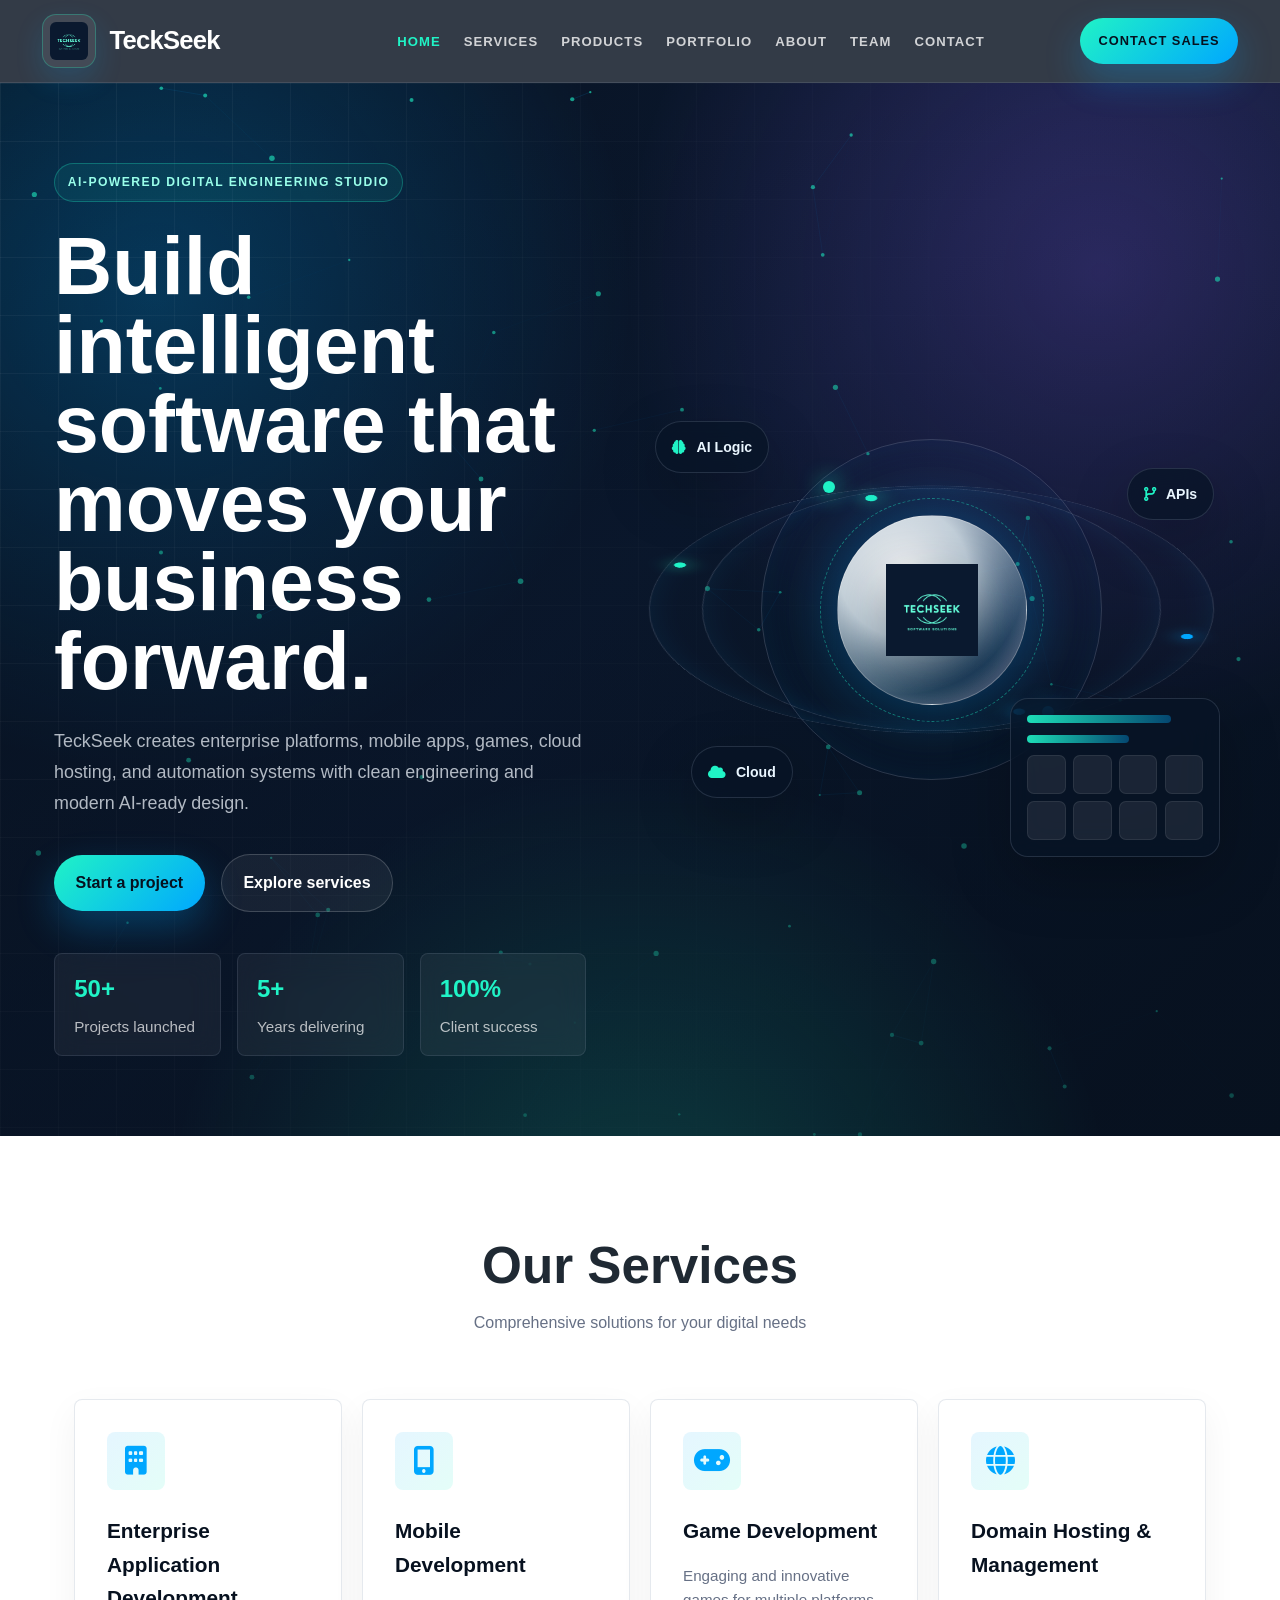
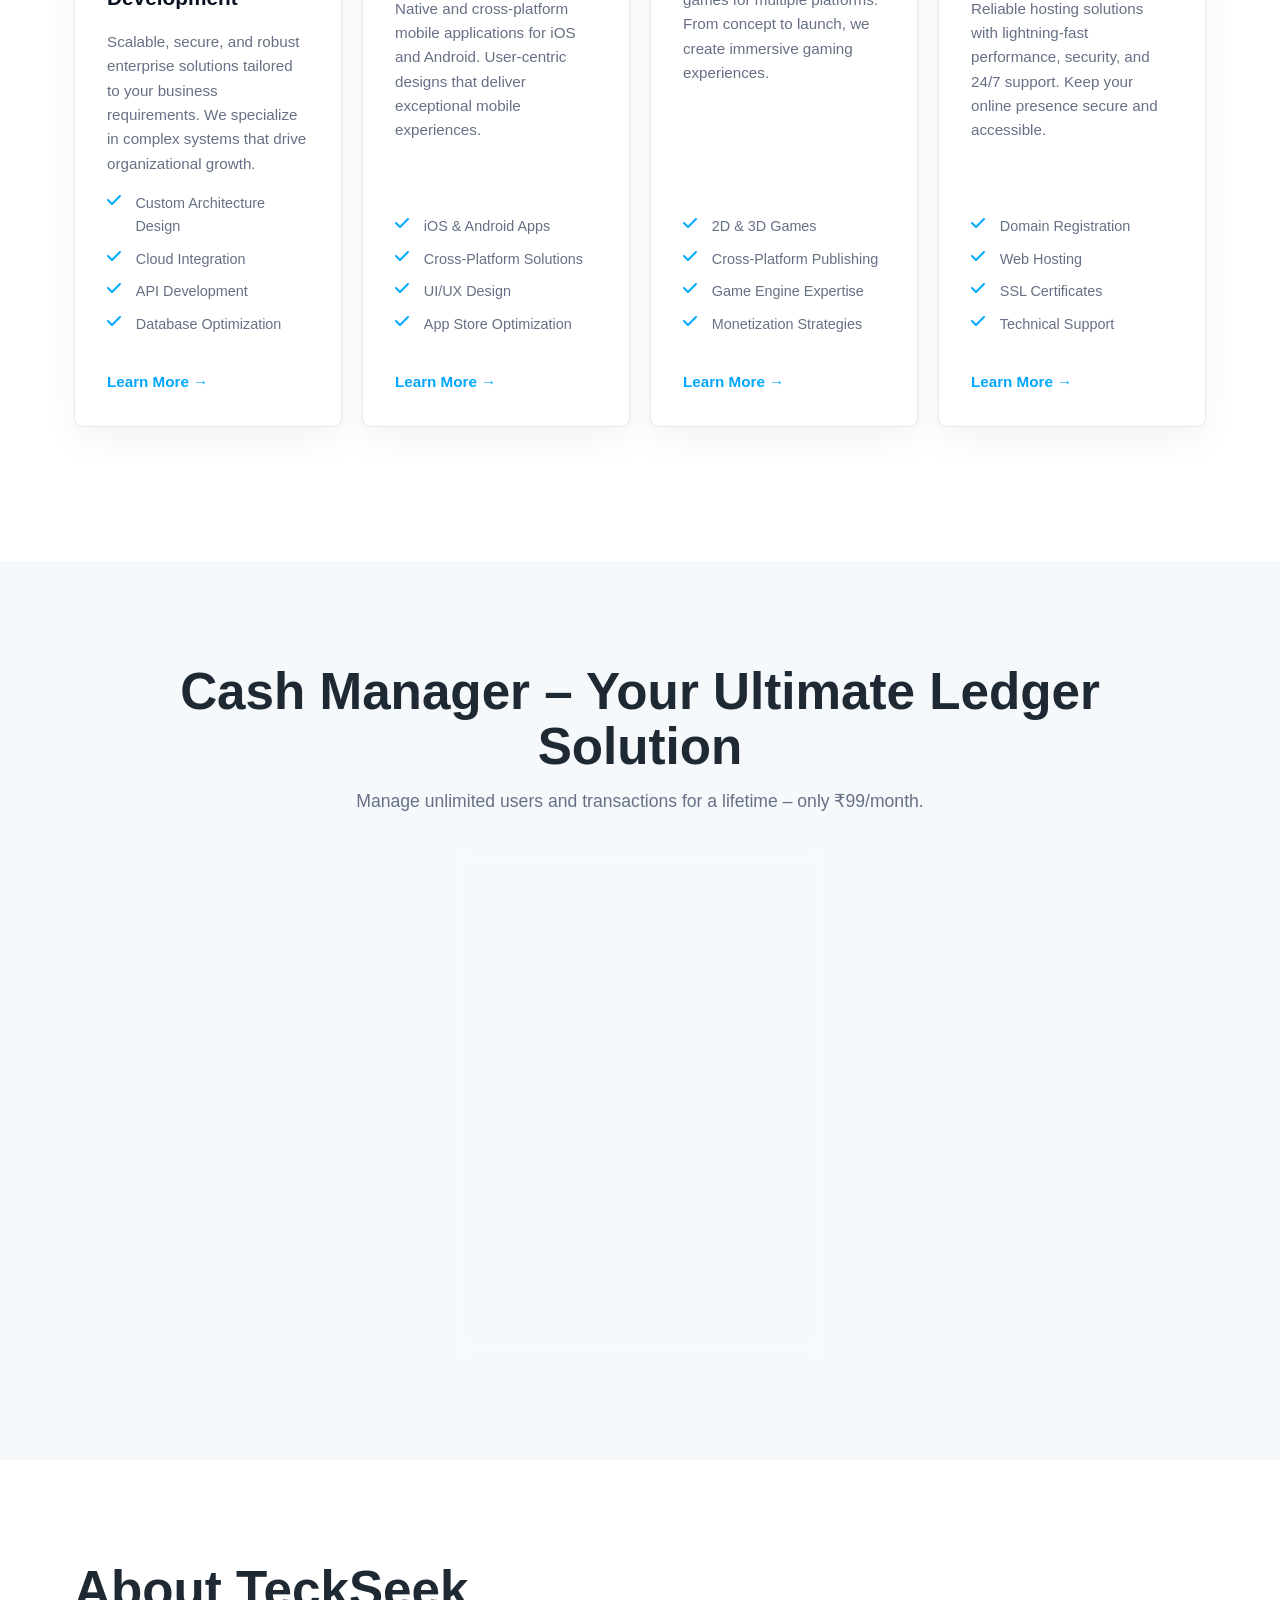
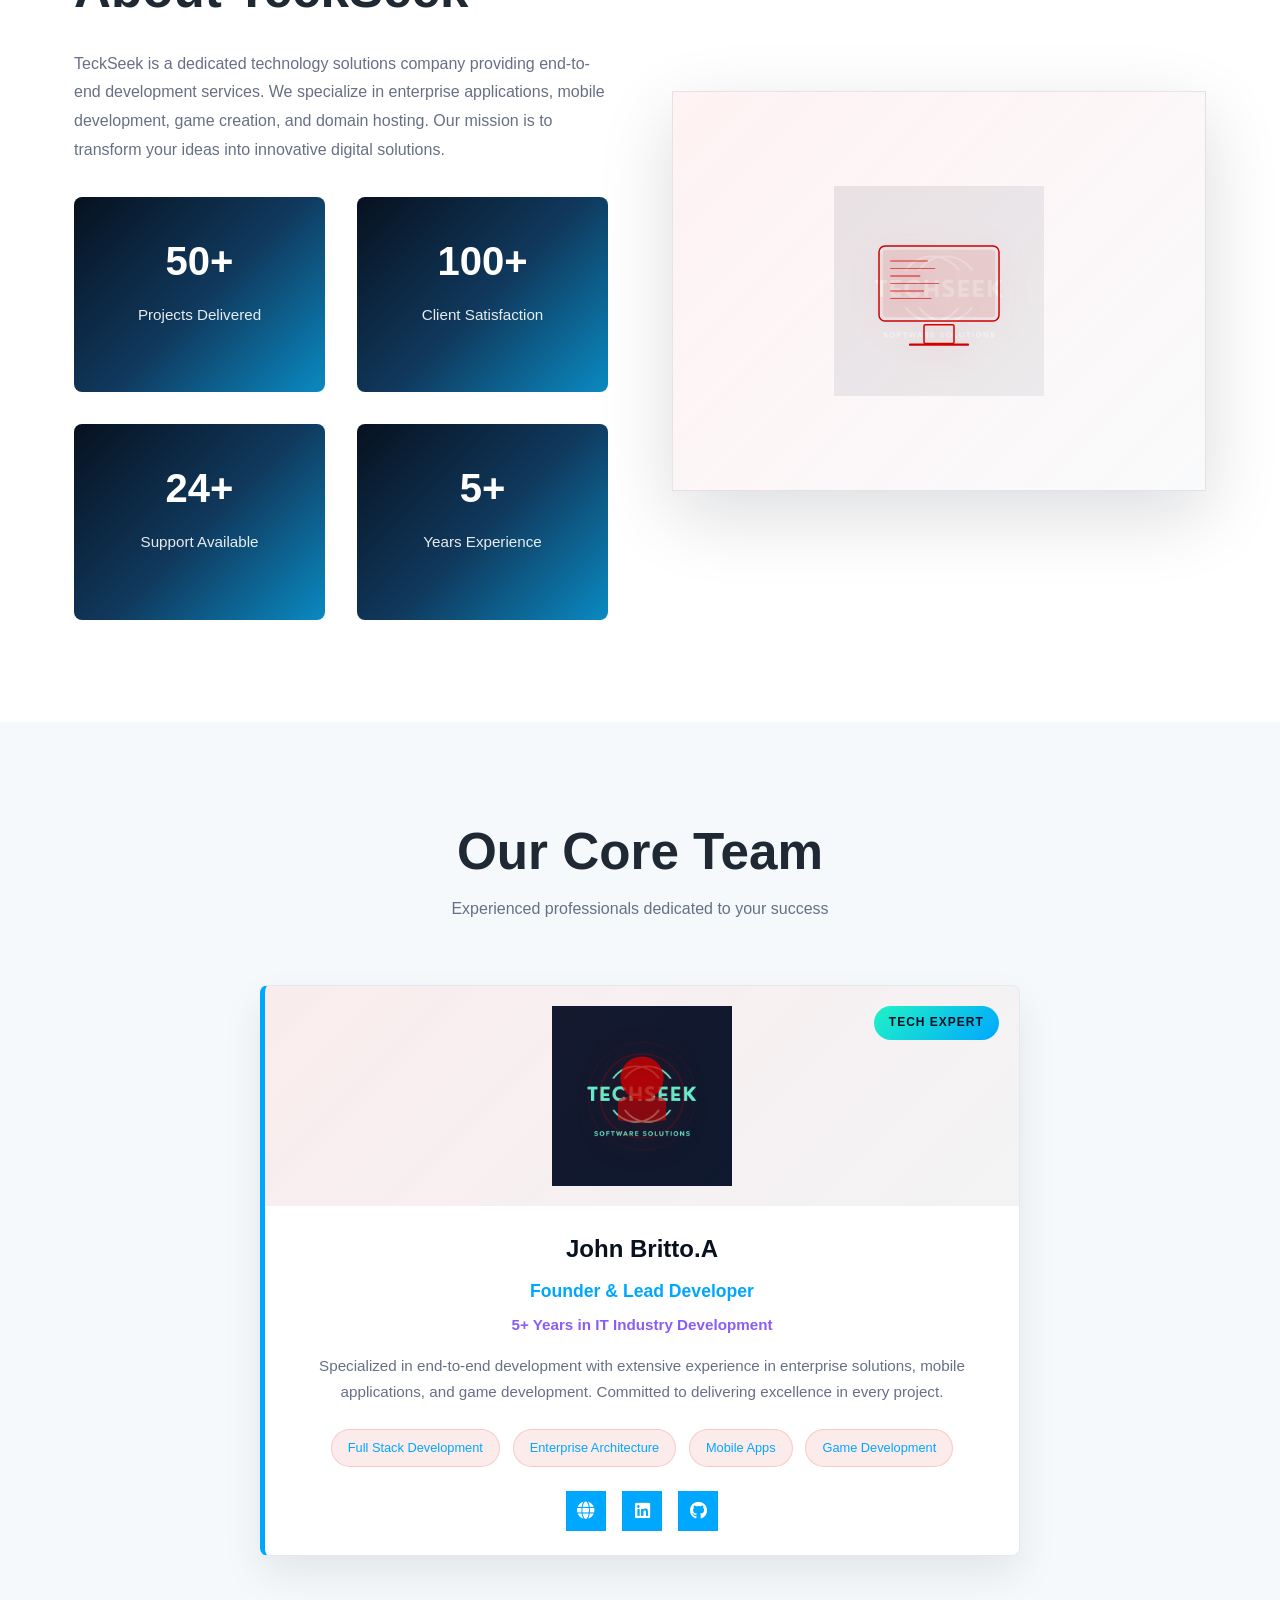
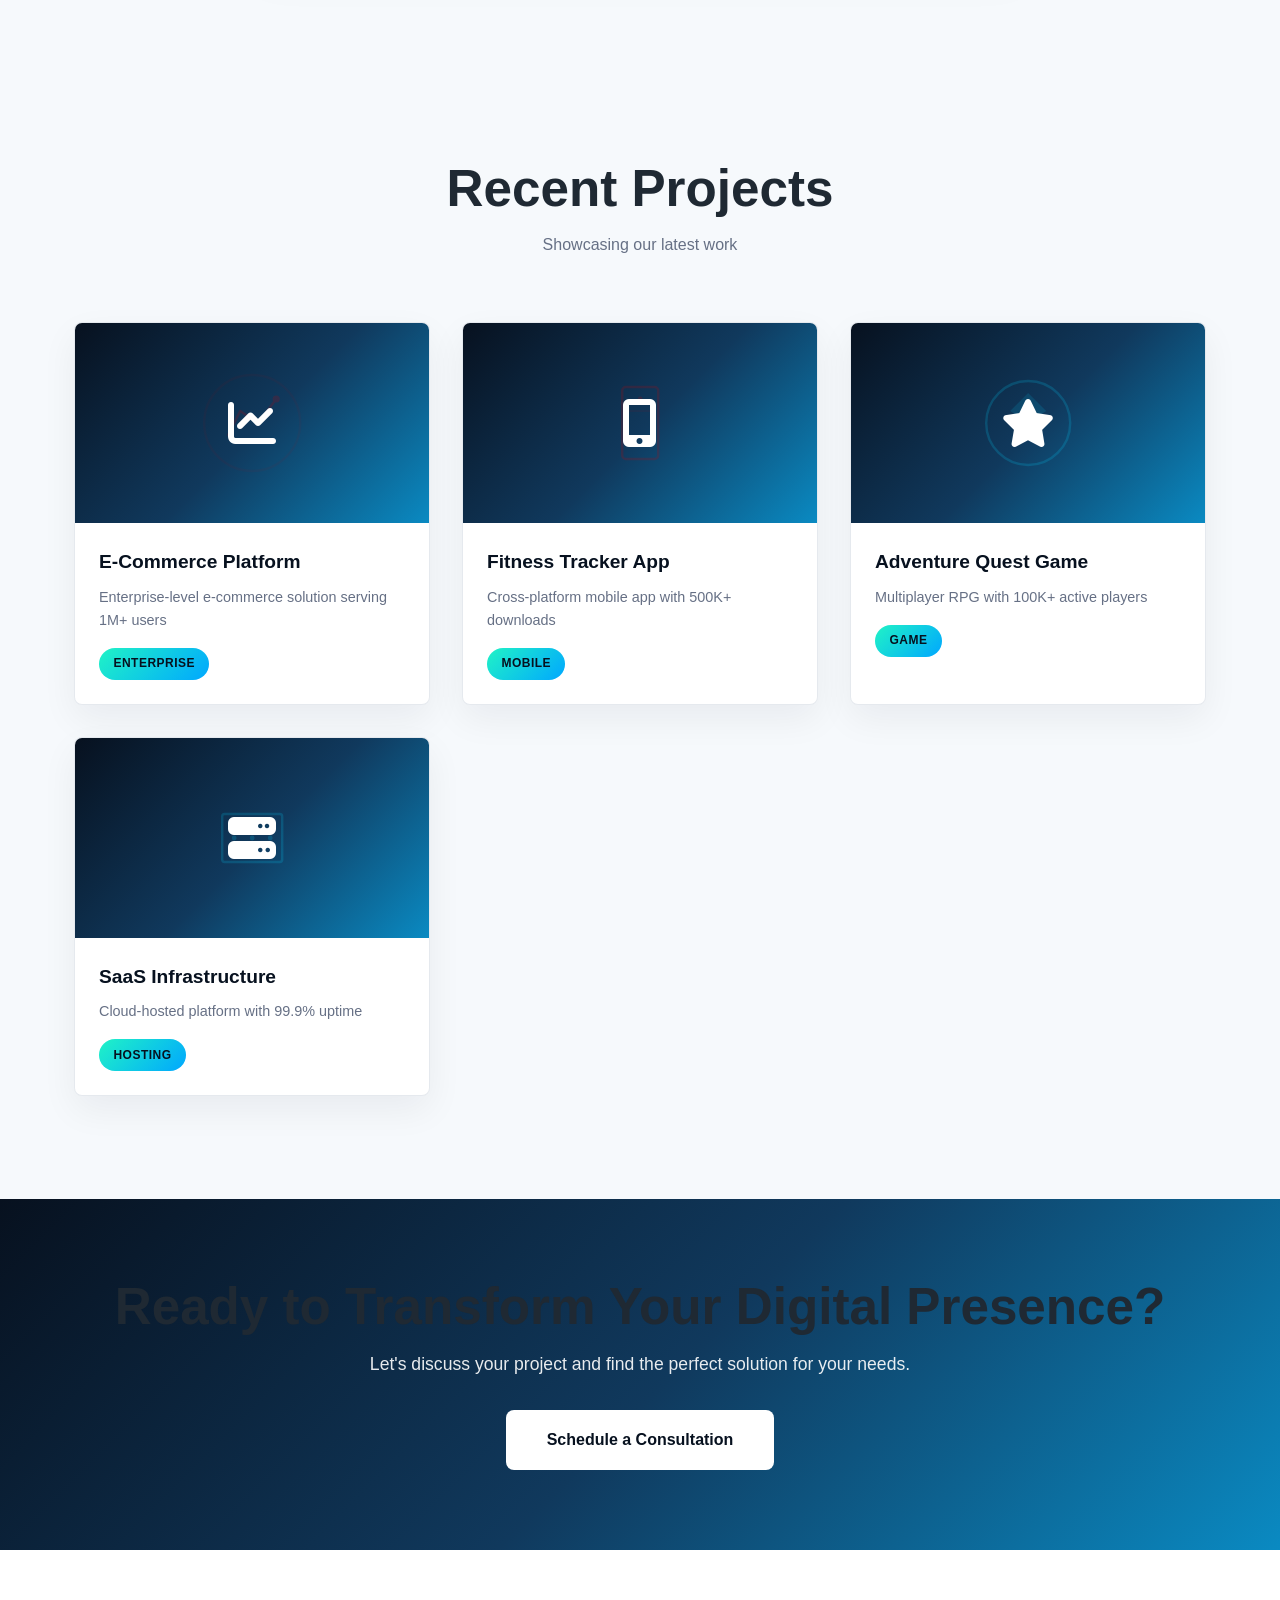
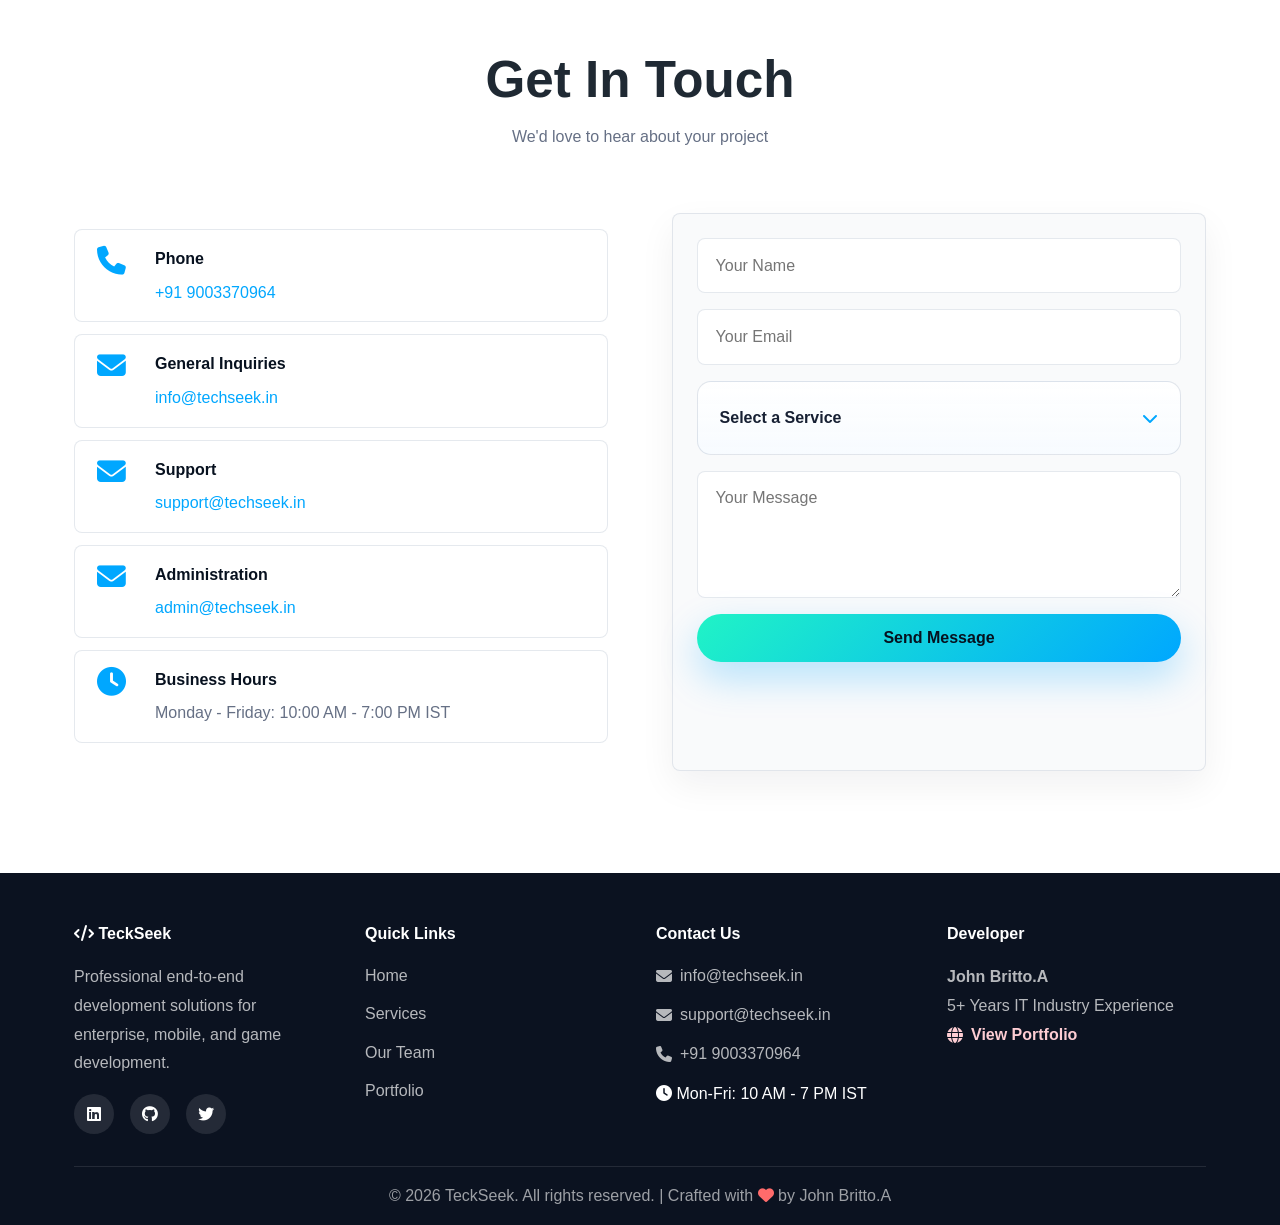
<file: index.html>
<!DOCTYPE html>
<html lang="en">
<head>
    <meta charset="UTF-8">
    <meta name="viewport" content="width=device-width, initial-scale=1.0">
    <title>TeckSeek - Professional End-to-End Development Solutions | Enterprise | Mobile | Games</title>
    <link rel="icon" type="image/png" href="company_logo.png">
    <link rel="stylesheet" href="styles.css">
    <link rel="stylesheet" href="https://cdnjs.cloudflare.com/ajax/libs/font-awesome/6.4.0/css/all.min.css">
</head>
<body>
    <!-- Navigation -->
    <nav class="navbar">
        <div class="nav-container">
            <div class="logo">
                <img src="company_logo.png" alt="TeckSeek Logo" class="logo-image">
                TeckSeek
            </div>
            <div class="nav-menu" id="navMenu">
                <a href="#home" class="nav-link active">Home</a>
                <a href="#services" class="nav-link">Services</a>
                <a href="products.html" class="nav-link">Products</a>
                <a href="#portfolio" class="nav-link">Portfolio</a>
                <a href="#about" class="nav-link">About</a>
                <a href="#team" class="nav-link">Team</a>
                <a href="#contact" class="nav-link">Contact</a>
            </div>
            <div class="nav-actions">
                <a href="#contact" class="nav-icon-link" aria-label="Search"><i class="fas fa-search"></i></a>
                <a href="#contact" class="nav-icon-link"><i class="fas fa-globe"></i> English</a>
                <a href="#contact" class="nav-button">Contact Sales</a>
            </div>
            <div class="hamburger" id="hamburger">
                <span></span>
                <span></span>
                <span></span>
            </div>
        </div>
    </nav>

    <!-- Hero Section -->
    <section id="home" class="hero">
        <canvas id="aiHeroCanvas" class="ai-hero-canvas" aria-hidden="true"></canvas>
        <div class="hero-inner container">
            <div class="hero-copy">
                <span class="eyebrow">AI-powered digital engineering studio</span>
                <h1>Build intelligent software that moves your business forward.</h1>
                <p class="hero-description">TeckSeek creates enterprise platforms, mobile apps, games, cloud hosting, and automation systems with clean engineering and modern AI-ready design.</p>
                <div class="hero-buttons">
                    <a href="#contact" class="cta-button">Start a project</a>
                    <a href="#services" class="cta-button cta-button-outline">Explore services</a>
                </div>
                <div class="hero-stats">
                    <div>
                        <strong>50+</strong>
                        <span>Projects launched</span>
                    </div>
                    <div>
                        <strong>5+</strong>
                        <span>Years delivering</span>
                    </div>
                    <div>
                        <strong>100%</strong>
                        <span>Client success</span>
                    </div>
                </div>
            </div>
            <aside class="hero-panel">
                <div class="ai-visual" aria-hidden="true">
                    <div class="ai-orbit orbit-one"></div>
                    <div class="ai-orbit orbit-two"></div>
                    <div class="ai-orbit orbit-three"></div>
                    <div class="ai-core">
                        <img src="company_logo.png" alt="">
                        <span></span>
                    </div>
                    <div class="ai-chip chip-one">
                        <i class="fas fa-brain"></i>
                        <span>AI Logic</span>
                    </div>
                    <div class="ai-chip chip-two">
                        <i class="fas fa-code-branch"></i>
                        <span>APIs</span>
                    </div>
                    <div class="ai-chip chip-three">
                        <i class="fas fa-cloud"></i>
                        <span>Cloud</span>
                    </div>
                    <div class="ai-panel-card">
                        <div class="panel-line wide"></div>
                        <div class="panel-line"></div>
                        <div class="panel-grid">
                            <span></span><span></span><span></span><span></span>
                            <span></span><span></span><span></span><span></span>
                        </div>
                    </div>
                </div>
            </aside>
        </div>
    </section>

    <!-- Services Section -->
    <section id="services" class="services">
        <div class="container">
            <h2>Our Services</h2>
            <p class="section-subtitle">Comprehensive solutions for your digital needs</p>
            
            <div class="services-grid">
                <!-- Enterprise Development -->
                <div class="service-card">
                    <div class="service-icon-container">
                        <div class="animated-background"></div>
                        <div class="service-icon">
                            <i class="fas fa-building"></i>
                        </div>
                    </div>
                    <h3>Enterprise Application Development</h3>
                    <p>Scalable, secure, and robust enterprise solutions tailored to your business requirements. We specialize in complex systems that drive organizational growth.</p>
                    <ul class="features">
                        <li><i class="fas fa-check"></i> Custom Architecture Design</li>
                        <li><i class="fas fa-check"></i> Cloud Integration</li>
                        <li><i class="fas fa-check"></i> API Development</li>
                        <li><i class="fas fa-check"></i> Database Optimization</li>
                    </ul>
                    <a href="enterprise.html" class="learn-more">Learn More →</a>
                </div>

                <!-- Mobile Development -->
                <div class="service-card">
                    <div class="service-icon-container">
                        <div class="animated-background" style="animation-delay: 0.2s;"></div>
                        <div class="service-icon">
                            <i class="fas fa-mobile-alt"></i>
                        </div>
                    </div>
                    <h3>Mobile Development</h3>
                    <p>Native and cross-platform mobile applications for iOS and Android. User-centric designs that deliver exceptional mobile experiences.</p>
                    <ul class="features">
                        <li><i class="fas fa-check"></i> iOS & Android Apps</li>
                        <li><i class="fas fa-check"></i> Cross-Platform Solutions</li>
                        <li><i class="fas fa-check"></i> UI/UX Design</li>
                        <li><i class="fas fa-check"></i> App Store Optimization</li>
                    </ul>
                    <a href="mobile.html" class="learn-more">Learn More →</a>
                </div>

                <!-- Game Development -->
                <div class="service-card">
                    <div class="service-icon-container">
                        <div class="animated-background" style="animation-delay: 0.4s;"></div>
                        <div class="service-icon">
                            <i class="fas fa-gamepad"></i>
                        </div>
                    </div>
                    <h3>Game Development</h3>
                    <p>Engaging and innovative games for multiple platforms. From concept to launch, we create immersive gaming experiences.</p>
                    <ul class="features">
                        <li><i class="fas fa-check"></i> 2D & 3D Games</li>
                        <li><i class="fas fa-check"></i> Cross-Platform Publishing</li>
                        <li><i class="fas fa-check"></i> Game Engine Expertise</li>
                        <li><i class="fas fa-check"></i> Monetization Strategies</li>
                    </ul>
                    <a href="games.html" class="learn-more">Learn More →</a>
                </div>

                <!-- Domain Hosting -->
                <div class="service-card">
                    <div class="service-icon-container">
                        <div class="animated-background" style="animation-delay: 0.6s;"></div>
                        <div class="service-icon">
                            <i class="fas fa-globe"></i>
                        </div>
                    </div>
                    <h3>Domain Hosting & Management</h3>
                    <p>Reliable hosting solutions with lightning-fast performance, security, and 24/7 support. Keep your online presence secure and accessible.</p>
                    <ul class="features">
                        <li><i class="fas fa-check"></i> Domain Registration</li>
                        <li><i class="fas fa-check"></i> Web Hosting</li>
                        <li><i class="fas fa-check"></i> SSL Certificates</li>
                        <li><i class="fas fa-check"></i> Technical Support</li>
                    </ul>
                    <a href="hosting.html" class="learn-more">Learn More →</a>
                </div>
            </div>
        </div>
    </section>

    <!-- Cash Manager Section -->
    <section id="cash-manager" class="cash-manager">
        <div class="container">
            <h2>Cash Manager – Your Ultimate Ledger Solution</h2>
            <p class="section-subtitle">Manage unlimited users and transactions for a lifetime – only ₹99/month.</p>
            <div class="cash-card">
                <div class="cash-card-header">
                    <span class="cash-badge">Best Value</span>
                    <h3>Cash Manager Pro</h3>
                </div>
                <div class="cash-card-body">
                    <ul class="cash-features">
                        <li><i class="fas fa-check"></i> Unlimited Users</li>
                        <li><i class="fas fa-check"></i> Unlimited Transactions</li>
                        <li><i class="fas fa-check"></i> Real‑time Analytics</li>
                        <li><i class="fas fa-check"></i> Secure Cloud Backup</li>
                        <li><i class="fas fa-check"></i> 24/7 Support</li>
                    </ul>
                </div>
                <div class="cash-card-footer">
                    <div class="price">₹99 <span class="per-month">/ month</span></div>
                    <a href="https://myledger.techseek.in" target="_blank" class="cta-button">Free Demo</a>
                </div>
            </div>
        </div>
    </section>

    

    <!-- About Section -->
    <section id="about" class="about">
        <div class="container">
            <div class="about-content">
                <div class="about-text">
                    <h2>About TeckSeek</h2>
                    <p>TeckSeek is a dedicated technology solutions company providing end-to-end development services. We specialize in enterprise applications, mobile development, game creation, and domain hosting. Our mission is to transform your ideas into innovative digital solutions.</p>
                    <div class="stats">
                        <div class="stat">
                            <h3>50+</h3>
                            <p>Projects Delivered</p>
                        </div>
                        <div class="stat">
                            <h3>100%</h3>
                            <p>Client Satisfaction</p>
                        </div>
                        <div class="stat">
                            <h3>24/7</h3>
                            <p>Support Available</p>
                        </div>
                        <div class="stat">
                            <h3>5+</h3>
                            <p>Years Experience</p>
                        </div>
                    </div>
                </div>
                <div class="about-image">
                    <div class="image-placeholder">
                        <svg class="animated-laptop" viewBox="0 0 200 160" width="150" height="120">
                            <!-- Monitor -->
                            <rect x="20" y="20" width="160" height="100" rx="8" fill="none" stroke="#d00000" stroke-width="2"/>
                            <!-- Screen glow -->
                            <rect x="25" y="25" width="150" height="90" fill="#d00000" opacity="0.1" rx="5"/>
                            <!-- Code lines -->
                            <line x1="35" y1="40" x2="85" y2="40" stroke="#d00000" stroke-width="1.5" opacity="0.8"/>
                            <line x1="35" y1="50" x2="95" y2="50" stroke="#d00000" stroke-width="1.5" opacity="0.6"/>
                            <line x1="35" y1="60" x2="75" y2="60" stroke="#d00000" stroke-width="1.5" opacity="0.8"/>
                            <line x1="35" y1="70" x2="100" y2="70" stroke="#d00000" stroke-width="1.5" opacity="0.6"/>
                            <line x1="35" y1="80" x2="80" y2="80" stroke="#d00000" stroke-width="1.5" opacity="0.8"/>
                            <line x1="35" y1="90" x2="90" y2="90" stroke="#d00000" stroke-width="1.5" opacity="0.6"/>
                            <!-- Stand -->
                            <rect x="80" y="125" width="40" height="25" fill="none" stroke="#d00000" stroke-width="2" rx="2"/>
                            <!-- Base -->
                            <rect x="60" y="150" width="80" height="3" fill="#d00000" rx="1"/>
                        </svg>
                    </div>
                </div>
            </div>
        </div>
    </section>

    <!-- Team Section -->
    <section id="team" class="team">
        <div class="container">
            <h2>Our Core Team</h2>
            <p class="section-subtitle">Experienced professionals dedicated to your success</p>
            
            <div class="team-grid">
                <div class="team-card">
                    <div class="team-image-wrapper">
                        <div class="team-image">
                            <svg class="avatar-svg" viewBox="0 0 100 100">
                                <!-- Head -->
                                <circle cx="50" cy="35" r="18" fill="#d00000" opacity="0.8"/>
                                <!-- Shoulders -->
                                <path d="M 30 55 Q 30 50 50 50 Q 70 50 70 55 L 70 70 Q 50 75 30 70 Z" fill="#d00000" opacity="0.6"/>
                                <!-- Glow effect -->
                                <circle cx="50" cy="50" r="35" fill="none" stroke="#d00000" stroke-width="1" opacity="0.3"/>
                                <circle cx="50" cy="50" r="45" fill="none" stroke="#d00000" stroke-width="0.5" opacity="0.2"/>
                            </svg>
                        </div>
                        <div class="team-badge">Tech Expert</div>
                    </div>
                    <h3>John Britto.A</h3>
                    <p class="team-title">Founder & Lead Developer</p>
                    <p class="team-experience">5+ Years in IT Industry Development</p>
                    <p class="team-bio">Specialized in end-to-end development with extensive experience in enterprise solutions, mobile applications, and game development. Committed to delivering excellence in every project.</p>
                    <div class="team-skills">
                        <span class="skill-tag">Full Stack Development</span>
                        <span class="skill-tag">Enterprise Architecture</span>
                        <span class="skill-tag">Mobile Apps</span>
                        <span class="skill-tag">Game Development</span>
                    </div>
                    <div class="team-social">
                        <a href="https://johnbrittojb9585.github.io/portfolio/" title="Portfolio" class="social-link"><i class="fas fa-globe"></i></a>
                        <a href="#" title="LinkedIn" class="social-link"><i class="fab fa-linkedin"></i></a>
                        <a href="#" title="GitHub" class="social-link"><i class="fab fa-github"></i></a>
                    </div>
                </div>
            </div>
        </div>
    </section>

    <!-- Portfolio Section -->
    <section id="portfolio" class="portfolio">
        <div class="container">
            <h2>Recent Projects</h2>
            <p class="section-subtitle">Showcasing our latest work</p>
            
            <div class="portfolio-grid">
                <div class="portfolio-item">
                    <div class="portfolio-image portfolio-animated">
                        <svg class="portfolio-svg" viewBox="0 0 100 100">
                            <circle cx="50" cy="50" r="40" fill="none" stroke="#d00000" stroke-width="2" opacity="0.3"/>
                            <path d="M 30 60 L 40 40 L 55 50 L 70 30" fill="none" stroke="#d00000" stroke-width="2" stroke-linecap="round"/>
                            <circle cx="70" cy="30" r="3" fill="#d00000"/>
                        </svg>
                        <i class="fas fa-chart-line"></i>
                    </div>
                    <h3>E-Commerce Platform</h3>
                    <p>Enterprise-level e-commerce solution serving 1M+ users</p>
                    <span class="tag">Enterprise</span>
                </div>

                <div class="portfolio-item">
                    <div class="portfolio-image portfolio-animated">
                        <svg class="portfolio-svg" viewBox="0 0 100 100" style="animation-delay: 0.2s;">
                            <rect x="35" y="20" width="30" height="60" fill="none" stroke="#d00000" stroke-width="2" rx="3"/>
                            <circle cx="50" cy="30" r="2" fill="#d00000"/>
                            <line x1="38" y1="40" x2="62" y2="40" stroke="#d00000" stroke-width="1" opacity="0.6"/>
                        </svg>
                        <i class="fas fa-mobile-alt"></i>
                    </div>
                    <h3>Fitness Tracker App</h3>
                    <p>Cross-platform mobile app with 500K+ downloads</p>
                    <span class="tag">Mobile</span>
                </div>

                <div class="portfolio-item">
                    <div class="portfolio-image portfolio-animated">
                        <svg class="portfolio-svg" viewBox="0 0 100 100" style="animation-delay: 0.4s;">
                            <circle cx="50" cy="50" r="35" fill="none" stroke="#00d4ff" stroke-width="2"/>
                            <path d="M 50 25 L 65 40 L 50 50 L 35 40 Z" fill="#00d4ff" opacity="0.7"/>
                        </svg>
                        <i class="fas fa-star"></i>
                    </div>
                    <h3>Adventure Quest Game</h3>
                    <p>Multiplayer RPG with 100K+ active players</p>
                    <span class="tag">Game</span>
                </div>

                <div class="portfolio-item">
                    <div class="portfolio-image portfolio-animated">
                        <svg class="portfolio-svg" viewBox="0 0 100 100" style="animation-delay: 0.6s;">
                            <rect x="25" y="30" width="50" height="40" fill="none" stroke="#00d4ff" stroke-width="2" rx="2"/>
                            <line x1="30" y1="40" x2="70" y2="40" stroke="#00d4ff" stroke-width="1" opacity="0.5"/>
                            <circle cx="35" cy="50" r="2" fill="#00d4ff"/>
                            <circle cx="50" cy="50" r="2" fill="#00d4ff"/>
                            <circle cx="65" cy="50" r="2" fill="#00d4ff"/>
                        </svg>
                        <i class="fas fa-server"></i>
                    </div>
                    <h3>SaaS Infrastructure</h3>
                    <p>Cloud-hosted platform with 99.9% uptime</p>
                    <span class="tag">Hosting</span>
                </div>
            </div>
        </div>
    </section>

    <!-- CTA Section -->
    <section class="cta-section">
        <div class="container">
            <h2>Ready to Transform Your Digital Presence?</h2>
            <p>Let's discuss your project and find the perfect solution for your needs.</p>
            <a href="#contact" class="cta-button-white">Schedule a Consultation</a>
        </div>
    </section>

    <!-- Contact Section -->
    <section id="contact" class="contact">
        <div class="container">
            <h2>Get In Touch</h2>
            <p class="section-subtitle">We'd love to hear about your project</p>
            
            <div class="contact-content">
                <div class="contact-info">
                    <div class="contact-item">
                        <i class="fas fa-phone"></i>
                        <div>
                            <h4>Phone</h4>
                            <p><a href="tel:+919003370964">+91 9003370964</a></p>
                        </div>
                    </div>
                    <div class="contact-item">
                        <i class="fas fa-envelope"></i>
                        <div>
                            <h4>General Inquiries</h4>
                            <p><a href="mailto:info@techseek.in">info@techseek.in</a></p>
                        </div>
                    </div>
                    <div class="contact-item">
                        <i class="fas fa-envelope"></i>
                        <div>
                            <h4>Support</h4>
                            <p><a href="mailto:support@techseek.in">support@techseek.in</a></p>
                        </div>
                    </div>
                    <div class="contact-item">
                        <i class="fas fa-envelope"></i>
                        <div>
                            <h4>Administration</h4>
                            <p><a href="mailto:admin@techseek.in">admin@techseek.in</a></p>
                        </div>
                    </div>
                    <div class="contact-item">
                        <i class="fas fa-clock"></i>
                        <div>
                            <h4>Business Hours</h4>
                            <p>Monday - Friday: 10:00 AM - 7:00 PM IST</p>
                        </div>
                    </div>
                </div>

                <form class="contact-form" action="https://formsubmit.co/ajax/info@techseek.in" method="POST">
                    <input type="hidden" name="_subject" value="New TeckSeek project inquiry">
                    <input type="hidden" name="_captcha" value="false">
                    <input type="text" name="name" placeholder="Your Name" required>
                    <input type="email" name="email" placeholder="Your Email" required>
                    <select name="service" required>
                        <option value="">Select a Service</option>
                        <option value="enterprise">Enterprise Development</option>
                        <option value="mobile">Mobile Development</option>
                        <option value="games">Game Development</option>
                        <option value="hosting">Domain Hosting</option>
                    </select>
                    <textarea name="message" placeholder="Your Message" rows="5" required></textarea>
                    <button type="submit" class="cta-button">Send Message</button>
                </form>
            </div>
        </div>
    </section>

    <!-- Footer -->
    <footer class="footer">
        <div class="container">
            <div class="footer-content">
                <div class="footer-section">
                    <h4><i class="fas fa-code"></i> TeckSeek</h4>
                    <p>Professional end-to-end development solutions for enterprise, mobile, and game development.</p>
                    <div class="social-links">
                        <a href="#" title="LinkedIn"><i class="fab fa-linkedin"></i></a>
                        <a href="#" title="GitHub"><i class="fab fa-github"></i></a>
                        <a href="#" title="Twitter"><i class="fab fa-twitter"></i></a>
                    </div>
                </div>
                <div class="footer-section">
                    <h4>Quick Links</h4>
                    <ul>
                        <li><a href="#home">Home</a></li>
                        <li><a href="#services">Services</a></li>
                        <li><a href="#team">Our Team</a></li>
                        <li><a href="#portfolio">Portfolio</a></li>
                    </ul>
                </div>
                <div class="footer-section">
                    <h4>Contact Us</h4>
                    <ul style="list-style: none;">
                        <li><a href="mailto:info@techseek.in"><i class="fas fa-envelope"></i> info@techseek.in</a></li>
                        <li><a href="mailto:support@techseek.in"><i class="fas fa-envelope"></i> support@techseek.in</a></li>
                        <li><a href="tel:+919003370964"><i class="fas fa-phone"></i> +91 9003370964</a></li>
                        <li><i class="fas fa-clock"></i> Mon-Fri: 10 AM - 7 PM IST</li>
                    </ul>
                </div>
                <div class="footer-section">
                    <h4>Developer</h4>
                    <p><strong>John Britto.A</strong></p>
                    <p>5+ Years IT Industry Experience</p>
                    <p><a href="https://johnbrittojb9585.github.io/portfolio/" target="_blank" class="footer-link"><i class="fas fa-globe"></i> View Portfolio</a></p>
                </div>
            </div>
            <div class="footer-bottom">
                <p>&copy; 2026 TeckSeek. All rights reserved. | Crafted with <i class="fas fa-heart" style="color: #ff6b6b;"></i> by John Britto.A</p>
            </div>
        </div>
    </footer>

    <script src="script.js"></script>
</body>
</html>
</file>
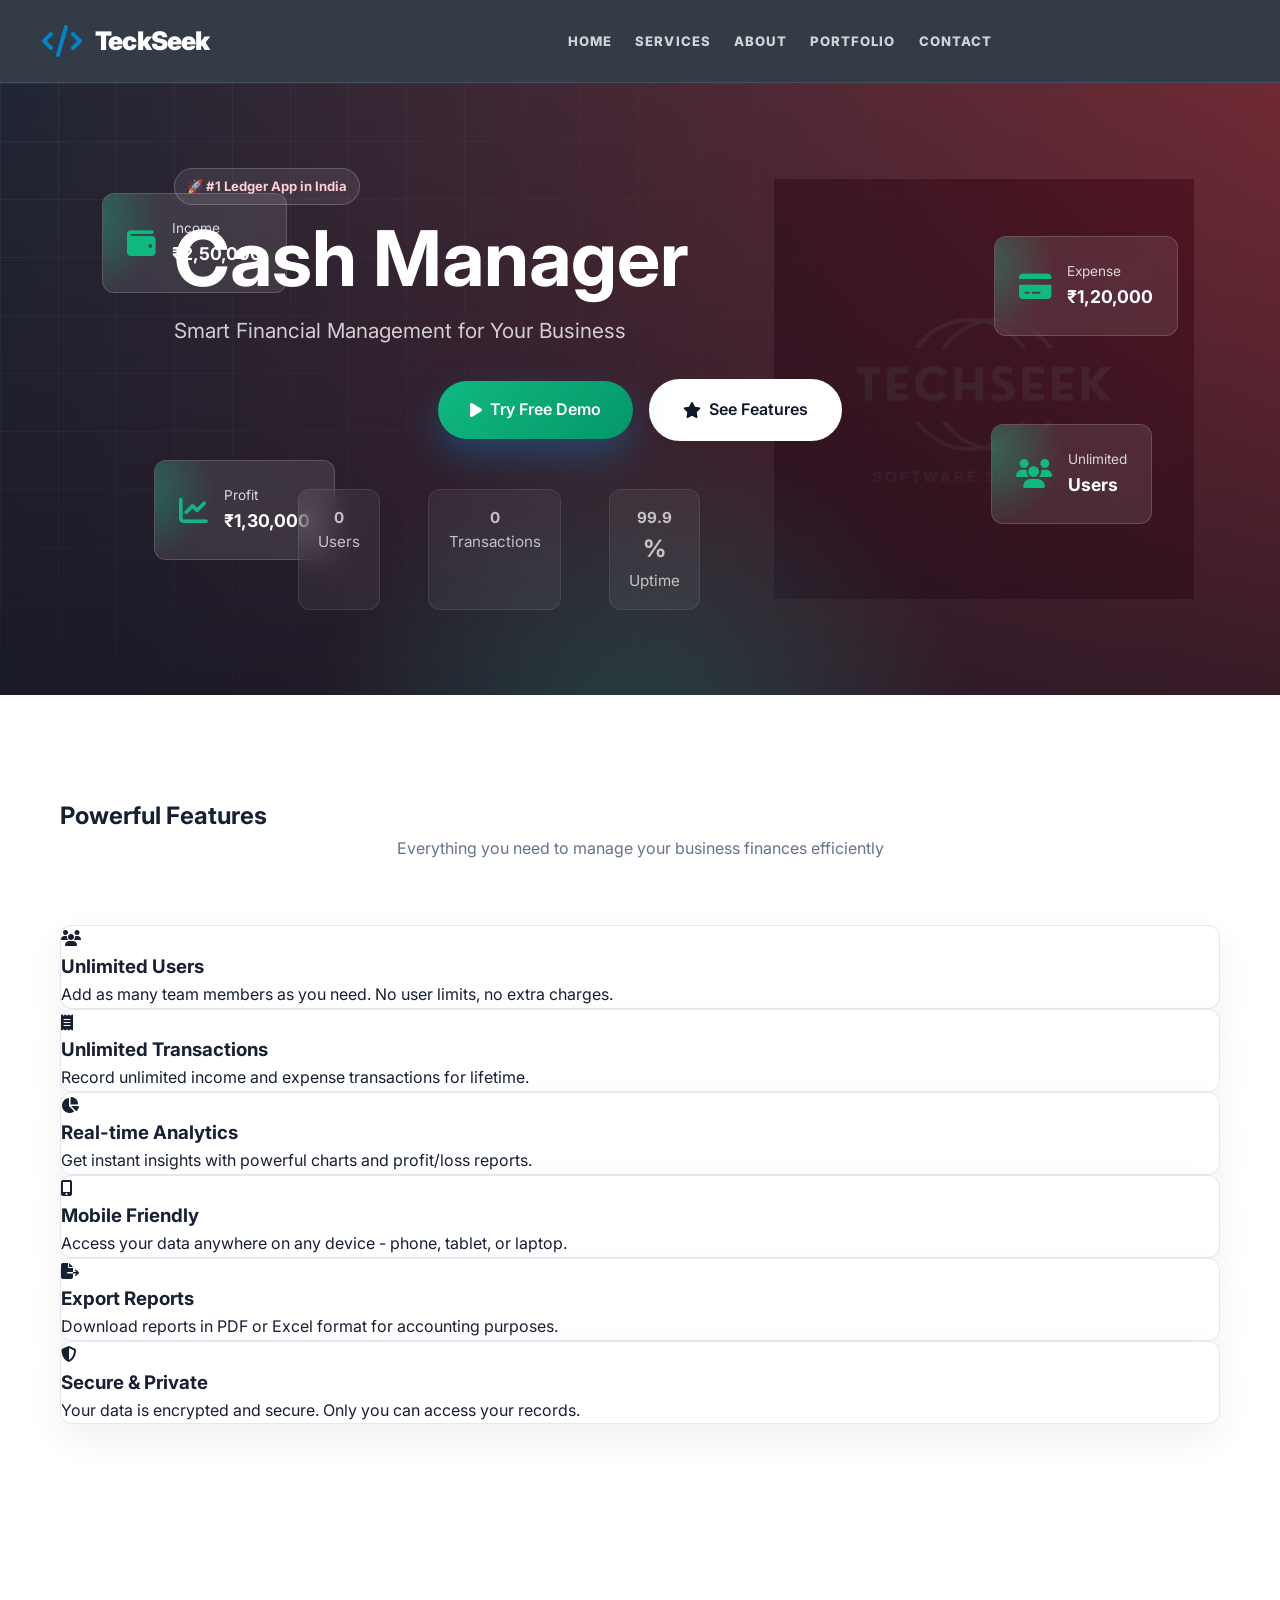
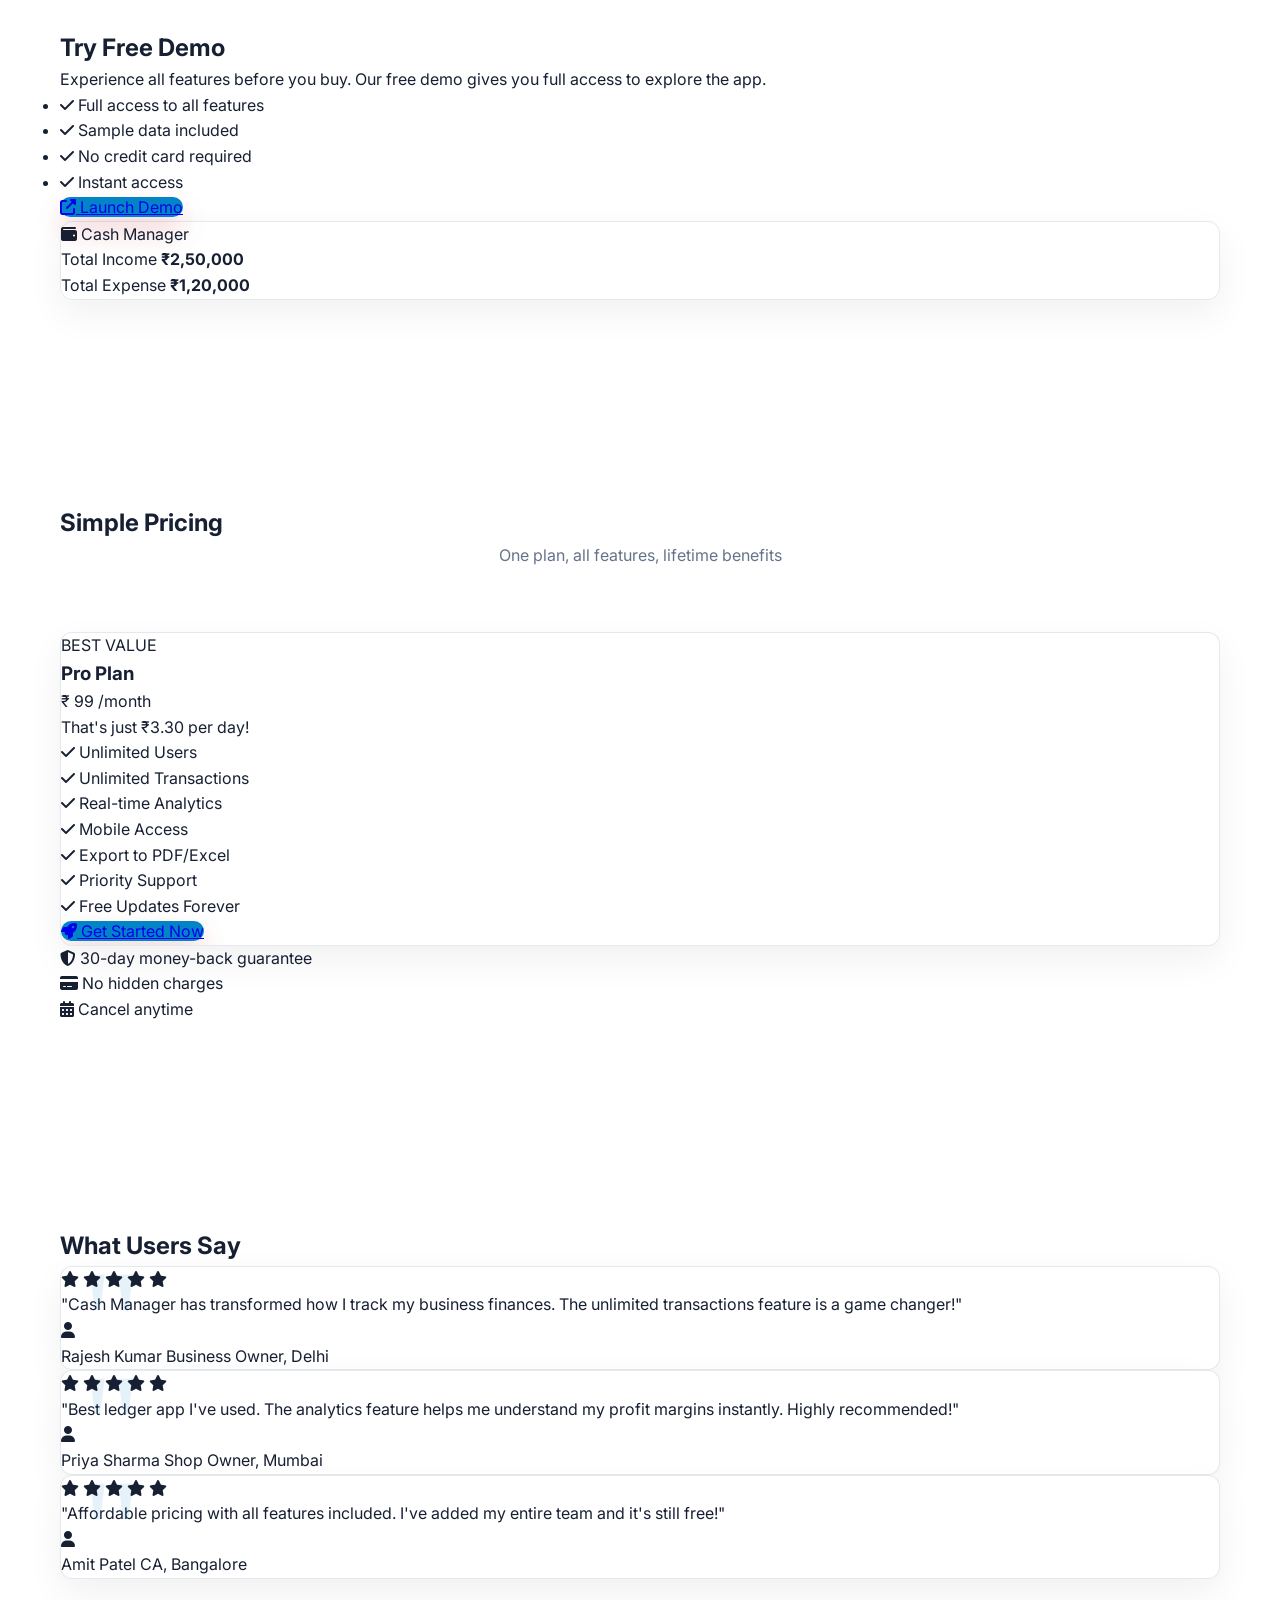
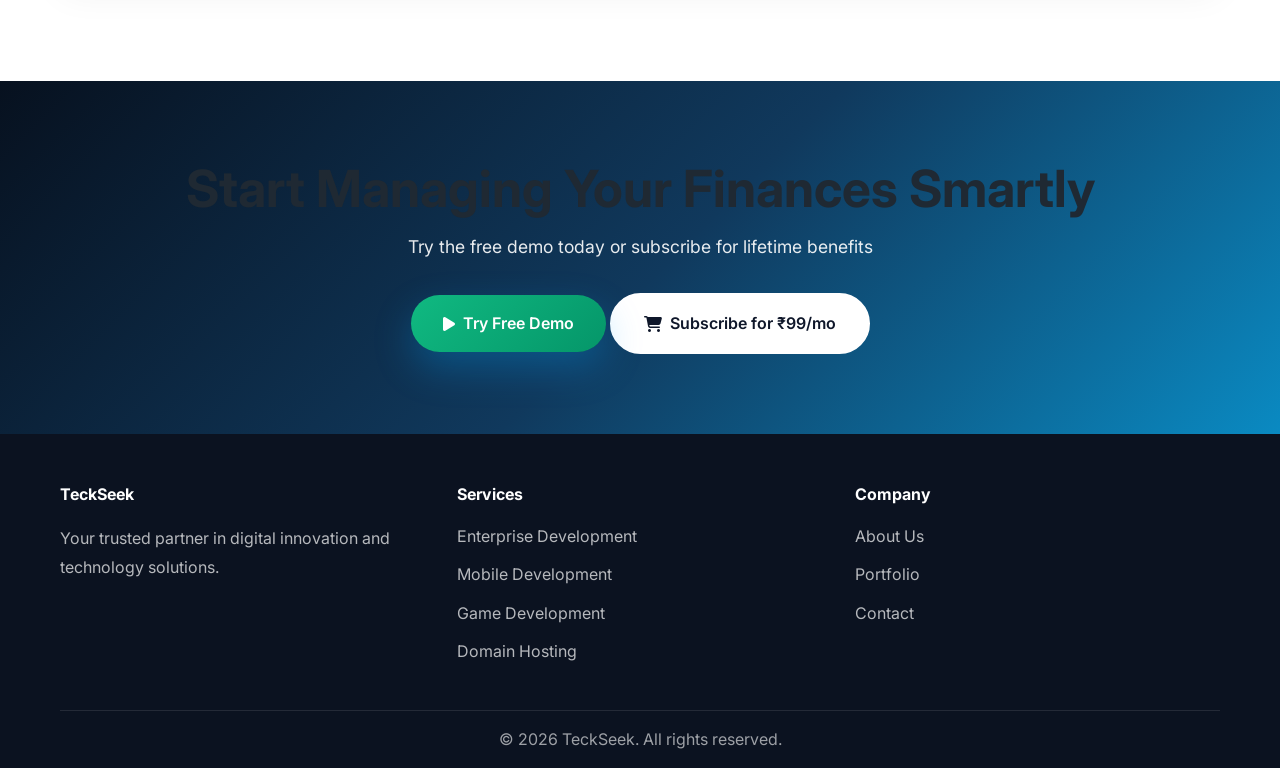
<file: cashmanager.html>
<!DOCTYPE html>
<html lang="en">
<head>
    <meta charset="UTF-8">
    <meta name="viewport" content="width=device-width, initial-scale=1.0">
    <title>Cash Manager - Smart Ledger App | TeckSeek</title>
    <meta name="description" content="Manage your business finances with Cash Manager. Track transactions, manage unlimited users, and get powerful analytics. Free demo available!">
    <link rel="stylesheet" href="styles.css">
    <link rel="stylesheet" href="https://cdnjs.cloudflare.com/ajax/libs/font-awesome/6.4.0/css/all.min.css">
    <link href="https://fonts.googleapis.com/css2?family=Inter:wght@300;400;500;600;700&display=swap" rel="stylesheet">
</head>
<body>
    <!-- Navigation -->
    <nav class="navbar">
        <div class="nav-container">
            <div class="logo">
                <i class="fas fa-code"></i> TeckSeek
            </div>
            <div class="nav-menu" id="navMenu">
                <a href="index.html" class="nav-link">Home</a>
                <a href="index.html#services" class="nav-link">Services</a>
                <a href="index.html#about" class="nav-link">About</a>
                <a href="index.html#portfolio" class="nav-link">Portfolio</a>
                <a href="index.html#contact" class="nav-link">Contact</a>
            </div>
            <div class="hamburger" id="hamburger">
                <span></span>
                <span></span>
                <span></span>
            </div>
        </div>
    </nav>

    <!-- Hero Section -->
    <section class="hero" style="min-height: 100vh; background: linear-gradient(135deg, #0f172a 0%, #1e293b 50%, #0284c7 100%);">
        <canvas id="particles"></canvas>
        <div class="hero-content">
            <span class="hero-badge" data-aos="fade-down">🚀 #1 Ledger App in India</span>
            <h1 class="hero-title" data-aos="fade-up">Cash Manager</h1>
            <p class="hero-subtitle" data-aos="fade-up" data-aos-delay="200">Smart Financial Management for Your Business</p>
            <div class="hero-buttons" data-aos="fade-up" data-aos-delay="400">
                <a href="https://myledger.techseek.in" target="_blank" class="cta-button pulse">
                    <i class="fas fa-play"></i> Try Free Demo
                </a>
                <a href="#features" class="cta-button-white">
                    <i class="fas fa-star"></i> See Features
                </a>
            </div>
            <div class="hero-stats" data-aos="fade-up" data-aos-delay="600">
                <div class="stat-item" style="transform: scale(1);">
                    <span class="stat-number count-up" data-target="10000">0</span>
                    <span class="stat-label">Users</span>
                </div>
                <div class="stat-item">
                    <span class="stat-number count-up" data-target="50000">0</span>
                    <span class="stat-label">Transactions</span>
                </div>
                <div class="stat-item">
                    <span class="stat-number">99.9<span style="font-size: 1.5rem;">%</span></span>
                    <span class="stat-label">Uptime</span>
                </div>
            </div>
        </div>
        <div class="hero-background">
            <div class="floating-card card-1">
                <div class="card-glow"></div>
                <i class="fas fa-wallet"></i>
                <div class="card-content">
                    <span>Income</span>
                    <strong>₹2,50,000</strong>
                </div>
            </div>
            <div class="floating-card card-2">
                <div class="card-glow"></div>
                <i class="fas fa-credit-card"></i>
                <div class="card-content">
                    <span>Expense</span>
                    <strong>₹1,20,000</strong>
                </div>
            </div>
            <div class="floating-card card-3">
                <div class="card-glow"></div>
                <i class="fas fa-chart-line"></i>
                <div class="card-content">
                    <span>Profit</span>
                    <strong>₹1,30,000</strong>
                </div>
            </div>
            <div class="floating-card card-4">
                <div class="card-glow"></div>
                <i class="fas fa-users"></i>
                <div class="card-content">
                    <span>Unlimited</span>
                    <strong>Users</strong>
                </div>
            </div>
        </div>
    </section>

    <!-- Features Section -->
    <section id="features" class="features-section">
        <div class="container">
            <h2 class="section-title" data-aos="fade-up">Powerful Features</h2>
            <p class="section-subtitle" data-aos="fade-up" data-aos-delay="100">Everything you need to manage your business finances efficiently</p>
            
            <div class="features-grid">
                <div class="feature-card" style="animation-delay: 0.1s;" data-aos="fade-up" data-aos-delay="100">
                    <div class="feature-icon">
                        <i class="fas fa-users"></i>
                    </div>
                    <h3>Unlimited Users</h3>
                    <p>Add as many team members as you need. No user limits, no extra charges.</p>
                    <div class="feature-shine"></div>
                </div>
                <div class="feature-card" style="animation-delay: 0.2s;" data-aos="fade-up" data-aos-delay="200">
                    <div class="feature-icon">
                        <i class="fas fa-receipt"></i>
                    </div>
                    <h3>Unlimited Transactions</h3>
                    <p>Record unlimited income and expense transactions for lifetime.</p>
                    <div class="feature-shine"></div>
                </div>
                <div class="feature-card" style="animation-delay: 0.3s;" data-aos="fade-up" data-aos-delay="300">
                    <div class="feature-icon">
                        <i class="fas fa-chart-pie"></i>
                    </div>
                    <h3>Real-time Analytics</h3>
                    <p>Get instant insights with powerful charts and profit/loss reports.</p>
                    <div class="feature-shine"></div>
                </div>
                <div class="feature-card" style="animation-delay: 0.4s;" data-aos="fade-up" data-aos-delay="400">
                    <div class="feature-icon">
                        <i class="fas fa-mobile-alt"></i>
                    </div>
                    <h3>Mobile Friendly</h3>
                    <p>Access your data anywhere on any device - phone, tablet, or laptop.</p>
                    <div class="feature-shine"></div>
                </div>
                <div class="feature-card" style="animation-delay: 0.5s;" data-aos="fade-up" data-aos-delay="500">
                    <div class="feature-icon">
                        <i class="fas fa-file-export"></i>
                    </div>
                    <h3>Export Reports</h3>
                    <p>Download reports in PDF or Excel format for accounting purposes.</p>
                    <div class="feature-shine"></div>
                </div>
                <div class="feature-card" style="animation-delay: 0.6s;" data-aos="fade-up" data-aos-delay="600">
                    <div class="feature-icon">
                        <i class="fas fa-shield-alt"></i>
                    </div>
                    <h3>Secure & Private</h3>
                    <p>Your data is encrypted and secure. Only you can access your records.</p>
                    <div class="feature-shine"></div>
                </div>
            </div>
        </div>
    </section>

    <!-- Demo Section -->
    <section class="demo-section">
        <div class="container">
            <div class="demo-content">
                <div class="demo-text">
                    <h2>Try Free Demo</h2>
                    <p>Experience all features before you buy. Our free demo gives you full access to explore the app.</p>
                    <ul class="demo-features">
                        <li><i class="fas fa-check"></i> Full access to all features</li>
                        <li><i class="fas fa-check"></i> Sample data included</li>
                        <li><i class="fas fa-check"></i> No credit card required</li>
                        <li><i class="fas fa-check"></i> Instant access</li>
                    </ul>
                    <a href="https://myledger.techseek.in" target="_blank" class="demo-button">
                        <i class="fas fa-external-link-alt"></i> Launch Demo
                    </a>
                </div>
                <div class="demo-preview">
                    <div class="preview-screen">
                        <div class="preview-header">
                            <span></span><span></span><span></span>
                        </div>
                        <div class="preview-content">
                            <div class="preview-logo">
                                <i class="fas fa-wallet"></i>
                                <span>Cash Manager</span>
                            </div>
                            <div class="preview-stats">
                                <div class="preview-stat">
                                    <span>Total Income</span>
                                    <strong>₹2,50,000</strong>
                                </div>
                                <div class="preview-stat">
                                    <span>Total Expense</span>
                                    <strong>₹1,20,000</strong>
                                </div>
                            </div>
                            <div class="preview-chart">
                                <div class="chart-bar" style="height: 60%;"></div>
                                <div class="chart-bar" style="height: 80%;"></div>
                                <div class="chart-bar" style="height: 45%;"></div>
                                <div class="chart-bar" style="height: 90%;"></div>
                                <div class="chart-bar" style="height: 70%;"></div>
                                <div class="chart-bar" style="height: 55%;"></div>
                            </div>
                        </div>
                    </div>
                </div>
            </div>
        </div>
    </section>

    <!-- Pricing Section -->
    <section class="pricing-section">
        <div class="container">
            <h2 class="section-title">Simple Pricing</h2>
            <p class="section-subtitle">One plan, all features, lifetime benefits</p>
            
            <div class="pricing-grid">
                <div class="pricing-card featured">
                    <div class="pricing-badge">BEST VALUE</div>
                    <h3>Pro Plan</h3>
                    <div class="pricing-price">
                        <span class="currency">₹</span>
                        <span class="amount">99</span>
                        <span class="period">/month</span>
                    </div>
                    <p class="pricing-note">That's just ₹3.30 per day!</p>
                    
                    <ul class="pricing-features">
                        <li><i class="fas fa-check"></i> Unlimited Users</li>
                        <li><i class="fas fa-check"></i> Unlimited Transactions</li>
                        <li><i class="fas fa-check"></i> Real-time Analytics</li>
                        <li><i class="fas fa-check"></i> Mobile Access</li>
                        <li><i class="fas fa-check"></i> Export to PDF/Excel</li>
                        <li><i class="fas fa-check"></i> Priority Support</li>
                        <li><i class="fas fa-check"></i> Free Updates Forever</li>
                    </ul>
                    
                    <a href="https://myledger.techseek.in" target="_blank" class="pricing-button">
                        <i class="fas fa-rocket"></i> Get Started Now
                    </a>
                </div>
            </div>
            
            <div class="pricing-footer">
                <p><i class="fas fa-shield-alt"></i> 30-day money-back guarantee</p>
                <p><i class="fas fa-credit-card"></i> No hidden charges</p>
                <p><i class="fas fa-calendar-alt"></i> Cancel anytime</p>
            </div>
        </div>
    </section>

    <!-- Testimonials -->
    <section class="testimonials-section">
        <div class="container">
            <h2 class="section-title">What Users Say</h2>
            <div class="testimonials-grid">
                <div class="testimonial-card">
                    <div class="testimonial-stars">
                        <i class="fas fa-star"></i>
                        <i class="fas fa-star"></i>
                        <i class="fas fa-star"></i>
                        <i class="fas fa-star"></i>
                        <i class="fas fa-star"></i>
                    </div>
                    <p>"Cash Manager has transformed how I track my business finances. The unlimited transactions feature is a game changer!"</p>
                    <div class="testimonial-author">
                        <div class="author-avatar">
                            <i class="fas fa-user"></i>
                        </div>
                        <div class="author-info">
                            <span class="author-name">Rajesh Kumar</span>
                            <span class="author-title">Business Owner, Delhi</span>
                        </div>
                    </div>
                </div>
                <div class="testimonial-card">
                    <div class="testimonial-stars">
                        <i class="fas fa-star"></i>
                        <i class="fas fa-star"></i>
                        <i class="fas fa-star"></i>
                        <i class="fas fa-star"></i>
                        <i class="fas fa-star"></i>
                    </div>
                    <p>"Best ledger app I've used. The analytics feature helps me understand my profit margins instantly. Highly recommended!"</p>
                    <div class="testimonial-author">
                        <div class="author-avatar">
                            <i class="fas fa-user"></i>
                        </div>
                        <div class="author-info">
                            <span class="author-name">Priya Sharma</span>
                            <span class="author-title">Shop Owner, Mumbai</span>
                        </div>
                    </div>
                </div>
                <div class="testimonial-card">
                    <div class="testimonial-stars">
                        <i class="fas fa-star"></i>
                        <i class="fas fa-star"></i>
                        <i class="fas fa-star"></i>
                        <i class="fas fa-star"></i>
                        <i class="fas fa-star"></i>
                    </div>
                    <p>"Affordable pricing with all features included. I've added my entire team and it's still free!"</p>
                    <div class="testimonial-author">
                        <div class="author-avatar">
                            <i class="fas fa-user"></i>
                        </div>
                        <div class="author-info">
                            <span class="author-name">Amit Patel</span>
                            <span class="author-title">CA, Bangalore</span>
                        </div>
                    </div>
                </div>
            </div>
        </div>
    </section>

    <!-- CTA Section -->
    <section class="cta-section">
        <div class="container">
            <h2>Start Managing Your Finances Smartly</h2>
            <p>Try the free demo today or subscribe for lifetime benefits</p>
            <div class="cta-buttons">
                <a href="https://myledger.techseek.in" target="_blank" class="cta-button">
                    <i class="fas fa-play"></i> Try Free Demo
                </a>
                <a href="https://myledger.techseek.in" target="_blank" class="cta-button-white">
                    <i class="fas fa-shopping-cart"></i> Subscribe for ₹99/mo
                </a>
            </div>
        </div>
    </section>

    <!-- Footer -->
    <footer class="footer">
        <div class="container">
            <div class="footer-content">
                <div class="footer-section">
                    <h4>TeckSeek</h4>
                    <p>Your trusted partner in digital innovation and technology solutions.</p>
                </div>
                <div class="footer-section">
                    <h4>Services</h4>
                    <ul>
                        <li><a href="#">Enterprise Development</a></li>
                        <li><a href="mobile.html">Mobile Development</a></li>
                        <li><a href="games.html">Game Development</a></li>
                        <li><a href="hosting.html">Domain Hosting</a></li>
                    </ul>
                </div>
                <div class="footer-section">
                    <h4>Company</h4>
                    <ul>
                        <li><a href="index.html#about">About Us</a></li>
                        <li><a href="index.html#portfolio">Portfolio</a></li>
                        <li><a href="index.html#contact">Contact</a></li>
                    </ul>
                </div>
            </div>
            <div class="footer-bottom">
                <p>&copy; 2026 TeckSeek. All rights reserved.</p>
            </div>
        </div>
    </footer>

    <style>
        :root {
            --primary-color: #0284c7;
            --secondary-color: #0ea5e9;
            --dark-color: #0f172a;
            --light-color: #f8fafc;
            --text-light: #64748b;
            --success-color: #10b981;
            --border-radius: 12px;
            --box-shadow: 0 4px 20px rgba(0, 0, 0, 0.08);
        }

        * {
            margin: 0;
            padding: 0;
            box-sizing: border-box;
        }

        body {
            font-family: 'Inter', sans-serif;
            line-height: 1.6;
            overflow-x: hidden;
        }

        .container {
            max-width: 1200px;
            margin: 0 auto;
            padding: 0 20px;
        }

        /* Hero Section */
        .hero {
            position: relative;
            min-height: 100vh;
            display: flex;
            align-items: center;
            justify-content: center;
            overflow: hidden;
        }

        .hero-content {
            text-align: center;
            z-index: 10;
            padding: 2rem;
        }

        .hero-badge {
            display: inline-block;
            background: rgba(255, 255, 255, 0.1);
            color: #fff;
            padding: 0.5rem 1.5rem;
            border-radius: 50px;
            font-size: 0.9rem;
            font-weight: 500;
            margin-bottom: 1.5rem;
            border: 1px solid rgba(255, 255, 255, 0.2);
            animation: fadeInDown 0.8s ease-out;
        }

        .hero-title {
            font-size: 4rem;
            font-weight: 700;
            color: #fff;
            margin-bottom: 1rem;
            animation: fadeInUp 0.8s ease-out 0.2s both;
        }

        .hero-subtitle {
            font-size: 1.5rem;
            color: rgba(255, 255, 255, 0.8);
            margin-bottom: 2rem;
            animation: fadeInUp 0.8s ease-out 0.4s both;
        }

        .hero-buttons {
            display: flex;
            gap: 1rem;
            justify-content: center;
            flex-wrap: wrap;
            animation: fadeInUp 0.8s ease-out 0.6s both;
        }

        .cta-button, .cta-button-white {
            display: inline-flex;
            align-items: center;
            gap: 0.5rem;
            padding: 1rem 2rem;
            border-radius: 50px;
            font-size: 1rem;
            font-weight: 600;
            text-decoration: none;
            transition: all 0.3s ease;
            cursor: pointer;
        }

        .cta-button {
            background: linear-gradient(135deg, #10b981, #059669);
            color: white;
            border: none;
        }

        .cta-button:hover {
            transform: translateY(-3px);
            box-shadow: 0 10px 30px rgba(16, 185, 129, 0.4);
        }

        .cta-button-white {
            background: white;
            color: var(--dark-color);
            border: 2px solid white;
        }

        .cta-button-white:hover {
            background: transparent;
            color: white;
        }

        .hero-stats {
            display: flex;
            gap: 3rem;
            justify-content: center;
            margin-top: 3rem;
            animation: fadeInUp 0.8s ease-out 0.8s both;
        }

        .stat-item {
            text-align: center;
        }

        .stat-number {
            display: block;
            font-size: 2.5rem;
            font-weight: 700;
            color: #fff;
        }

        .stat-label {
            color: rgba(255, 255, 255, 0.7);
            font-size: 0.9rem;
        }

        /* Floating Cards */
        .hero-background {
            position: absolute;
            top: 0;
            left: 0;
            width: 100%;
            height: 100%;
            pointer-events: none;
        }

.floating-card {
            position: absolute;
            background: rgba(255, 255, 255, 0.1);
            backdrop-filter: blur(10px);
            padding: 1.5rem;
            border-radius: var(--border-radius);
            border: 1px solid rgba(255, 255, 255, 0.2);
            color: white;
            display: flex;
            align-items: center;
            gap: 1rem;
            animation: float 6s ease-in-out infinite;
            overflow: hidden;
        }

        .card-glow {
            position: absolute;
            width: 150px;
            height: 150px;
            background: radial-gradient(circle, rgba(16, 185, 129, 0.4) 0%, transparent 70%);
            top: -50%;
            left: -50%;
            animation: glow 2s ease-in-out infinite;
        }

        .card-content {
            display: flex;
            flex-direction: column;
            z-index: 1;
        }

        .card-content span {
            font-size: 0.85rem;
            opacity: 0.8;
        }

        .card-content strong {
            font-size: 1.1rem;
        }

        .floating-card i {
            font-size: 1.8rem;
            color: #10b981;
            z-index: 1;
        }

        @keyframes glow {
            0%, 100% { transform: scale(1); opacity: 0.5; }
            50% { transform: scale(1.3); opacity: 0.8; }
        }

        .floating-card.card-1 {
            top: 18%;
            left: 8%;
            animation-delay: 0s;
        }

        .floating-card.card-2 {
            top: 25%;
            right: 8%;
            animation-delay: 1.5s;
        }

        .floating-card.card-3 {
            bottom: 22%;
            left: 12%;
            animation-delay: 3s;
        }

        .floating-card.card-4 {
            bottom: 28%;
            right: 10%;
            animation-delay: 4.5s;
        }

        @keyframes float {
            0%, 100% { transform: translateY(0) rotateX(0) rotateY(0); }
            25% { transform: translateY(-15px) rotateX(2deg); }
            50% { transform: translateY(-25px) rotateX(0) rotateY(2deg); }
            75% { transform: translateY(-15px) rotateX(-2deg); }
        }

        /* Pulse Animation */
        @keyframes pulse {
            0% { box-shadow: 0 0 0 0 rgba(16, 185, 129, 0.7); }
            70% { box-shadow: 0 0 0 15px rgba(16, 185, 129, 0); }
            100% { box-shadow: 0 0 0 0 rgba(16, 185, 129, 0); }
        }

        .pulse {
            animation: pulse 2s infinite;
        }

        /* Particles Canvas */
        #particles {
            position: absolute;
            top: 0;
            left: 0;
            width: 100%;
            height: 100%;
            pointer-events: none;
        }

        /* Count Up Animation */
        .count-up {
            display: inline-block;
        }

        /* Feature Card Shine Effect */
        .feature-shine {
            position: absolute;
            top: 0;
            left: -100%;
            width: 100%;
            height: 100%;
            background: linear-gradient(90deg, transparent, rgba(255,255,255,0.3), transparent);
            transition: left 0.5s ease;
        }

        .feature-card:hover .feature-shine {
            left: 100%;
        }

        /* Feature Card Hover 3D Effect */
        .feature-card {
            transform-style: preserve-3d;
            perspective: 1000px;
        }

        .feature-card:hover {
            transform: translateY(-10px) rotateX(5deg);
        }

        /* Testimonial Cards */
        .testimonial-card {
            position: relative;
            overflow: hidden;
        }

        .testimonial-card::before {
            content: '"';
            position: absolute;
            top: -20px;
            left: 20px;
            font-size: 150px;
            color: rgba(2, 132, 199, 0.1);
            font-family: Georgia, serif;
            line-height: 1;
        }

        .testimonial-stars i {
            animation: starPop 0.3s ease-out forwards;
            opacity: 0;
        }

        .testimonial-card:nth-child(1) .testimonial-stars i:nth-child(1) { animation-delay: 0.1s; }
        .testimonial-card:nth-child(1) .testimonial-stars i:nth-child(2) { animation-delay: 0.2s; }
        .testimonial-card:nth-child(1) .testimonial-stars i:nth-child(3) { animation-delay: 0.3s; }
        .testimonial-card:nth-child(1) .testimonial-stars i:nth-child(4) { animation-delay: 0.4s; }
        .testimonial-card:nth-child(1) .testimonial-stars i:nth-child(5) { animation-delay: 0.5s; }

        @keyframes starPop {
            0% { transform: scale(0); opacity: 0; }
            100% { transform: scale(1); opacity: 1; }
        }

        /* Preview Chart Animation */
        .chart-bar {
            animation: barGrow 1s ease-out infinite alternate;
        }

        @keyframes barGrow {
            from { transform: scaleY(0.8); }
            to { transform: scaleY(1); }
        }

        /* Pricing Card Hover Glow */
        .pricing-card {
            position: relative;
            overflow: hidden;
        }

        .pricing-card::before {
            content: '';
            position: absolute;
            top: -50%;
            left: -50%;
            width: 200%;
            height: 200%;
            background: radial-gradient(circle, rgba(2, 132, 199, 0.1) 0%, transparent 50%);
            transform: scale(0);
            transition: transform 0.5s ease;
        }

        .pricing-card:hover::before {
            transform: scale(1);
        }

        /* CTA Buttons Hover */
        .cta-button {
            position: relative;
            overflow: hidden;
        }

        .cta-button::before {
            content: '';
            position: absolute;
            top: 0;
            left: -100%;
            width: 100%;
            height: 100%;
            background: linear-gradient(90deg, transparent, rgba(255,255,255,0.2), transparent);
            transition: left 0.5s ease;
        }

        .cta-button:hover::before {
            left: 100%;
        }

        /* Mobile Float Animation */
        @media (max-width: 968px) {
            .hero-title {
                font-size: 3rem;
            }

            .demo-content {
                grid-template-columns: 1fr;
            }

            .demo-preview {
                order: -1;
            }

            .pricing-card.featured {
                transform: scale(1);
            }

            .floating-card {
                display: none;
            }
        }

        @media (max-width: 768px) {
            .hero-title {
                font-size: 2.5rem;
            }

            .hero-stats {
                gap: 1.5rem;
            }

            .stat-number {
                font-size: 1.8rem;
            }

            .section-title {
                font-size: 2rem;
            }

            .pricing-price .amount {
                font-size: 3rem;
            }
        }
    </style>

    <script src="script.js"></script>
    <script>
        // Particles Animation
        const canvas = document.getElementById('particles');
        const ctx = canvas.getContext('2d');
        
        function resizeCanvas() {
            canvas.width = window.innerWidth;
            canvas.height = window.innerHeight;
        }
        resizeCanvas();
        window.addEventListener('resize', resizeCanvas);

        class Particle {
            constructor() {
                this.reset();
            }
            
            reset() {
                this.x = Math.random() * canvas.width;
                this.y = Math.random() * canvas.height;
                this.size = Math.random() * 2 + 1;
                this.speedX = (Math.random() - 0.5) * 0.5;
                this.speedY = (Math.random() - 0.5) * 0.5;
                this.opacity = Math.random() * 0.5 + 0.1;
            }
            
            update() {
                this.x += this.speedX;
                this.y += this.speedY;
                
                if (this.x < 0 || this.x > canvas.width || this.y < 0 || this.y > canvas.height) {
                    this.reset();
                }
            }
            
            draw() {
                ctx.beginPath();
                ctx.arc(this.x, this.y, this.size, 0, Math.PI * 2);
                ctx.fillStyle = `rgba(16, 185, 129, ${this.opacity})`;
                ctx.fill();
            }
        }

        const particles = [];
        for (let i = 0; i < 100; i++) {
            particles.push(new Particle());
        }

        function animateParticles() {
            ctx.clearRect(0, 0, canvas.width, canvas.height);
            
            particles.forEach(particle => {
                particle.update();
                particle.draw();
            });
            
            // Draw connections
            particles.forEach((p1, i) => {
                particles.slice(i + 1).forEach(p2 => {
                    const dx = p1.x - p2.x;
                    const dy = p1.y - p2.y;
                    const distance = Math.sqrt(dx * dx + dy * dy);
                    
                    if (distance < 100) {
                        ctx.beginPath();
                        ctx.moveTo(p1.x, p1.y);
                        ctx.lineTo(p2.x, p2.y);
                        ctx.strokeStyle = `rgba(16, 185, 129, ${0.1 * (1 - distance / 100)})`;
                        ctx.stroke();
                    }
                });
            });
            
            requestAnimationFrame(animateParticles);
        }
        animateParticles();

        // Count Up Animation
        const countElements = document.querySelectorAll('.count-up');
        
        function animateCount(element) {
            const target = parseInt(element.getAttribute('data-target'));
            const duration = 2000;
            const step = target / (duration / 16);
            let current = 0;
            
            const update = () => {
                current += step;
                if (current < target) {
                    element.textContent = Math.floor(current).toLocaleString() + '+';
                    requestAnimationFrame(update);
                } else {
                    element.textContent = target.toLocaleString() + '+';
                }
            };
            update();
        }

        const countObserver = new IntersectionObserver((entries) => {
            entries.forEach(entry => {
                if (entry.isIntersecting) {
                    animateCount(entry.target);
                    countObserver.unobserve(entry.target);
                }
            });
        }, { threshold: 0.5 });

        countElements.forEach(el => countObserver.observe(el));

        // Scroll Animation
        const observerOptions = {
            threshold: 0.1
        };

        const observer = new IntersectionObserver((entries) => {
            entries.forEach(entry => {
                if (entry.isIntersecting) {
                    entry.target.style.animationPlayState = 'running';
                }
            });
        }, observerOptions);

        document.querySelectorAll('.feature-card').forEach(card => {
            card.style.animationPlayState = 'paused';
            observer.observe(card);
        });

        // Smooth scroll for anchor links
        document.querySelectorAll('a[href^="#"]').forEach(anchor => {
            anchor.addEventListener('click', function(e) {
                e.preventDefault();
                const target = document.querySelector(this.getAttribute('href'));
                if (target) {
                    target.scrollIntoView({
                        behavior: 'smooth',
                        block: 'start'
                    });
                }
            });
        });
    </script>
</body>
</html>
</file>
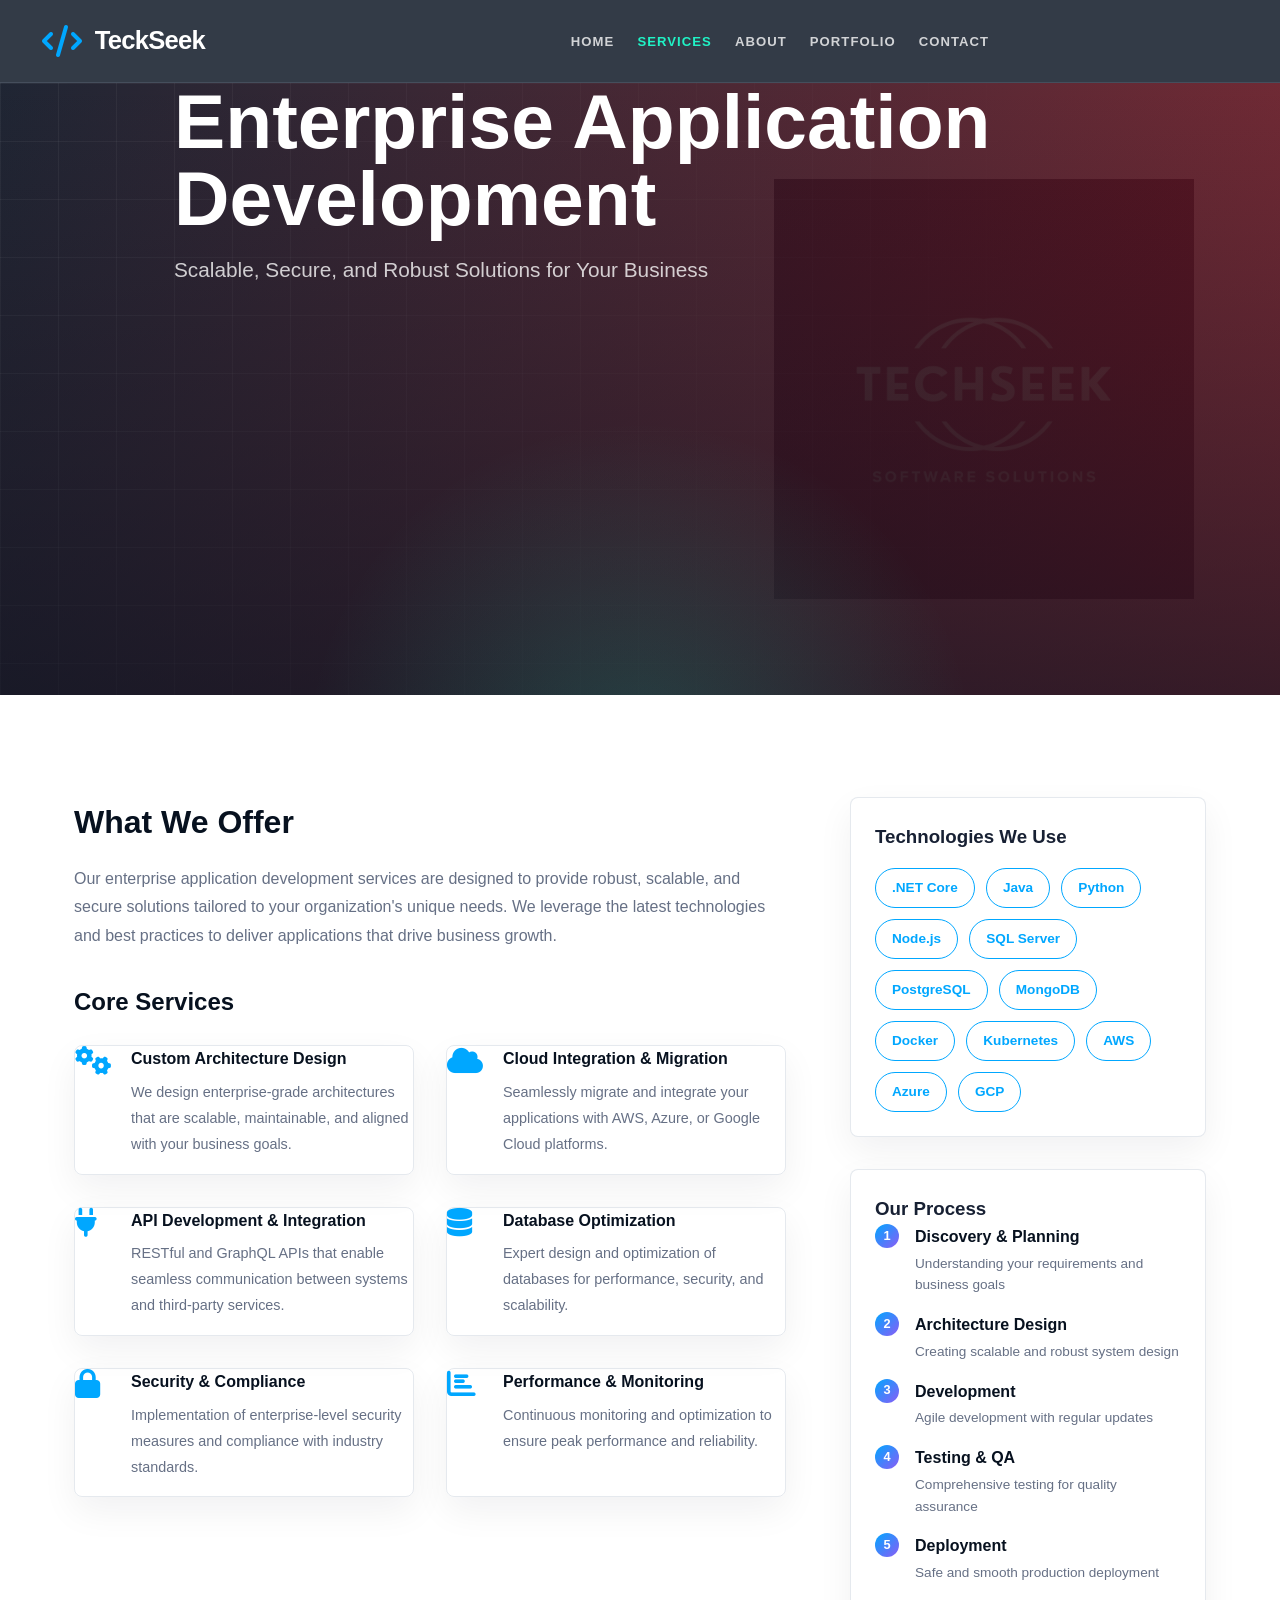
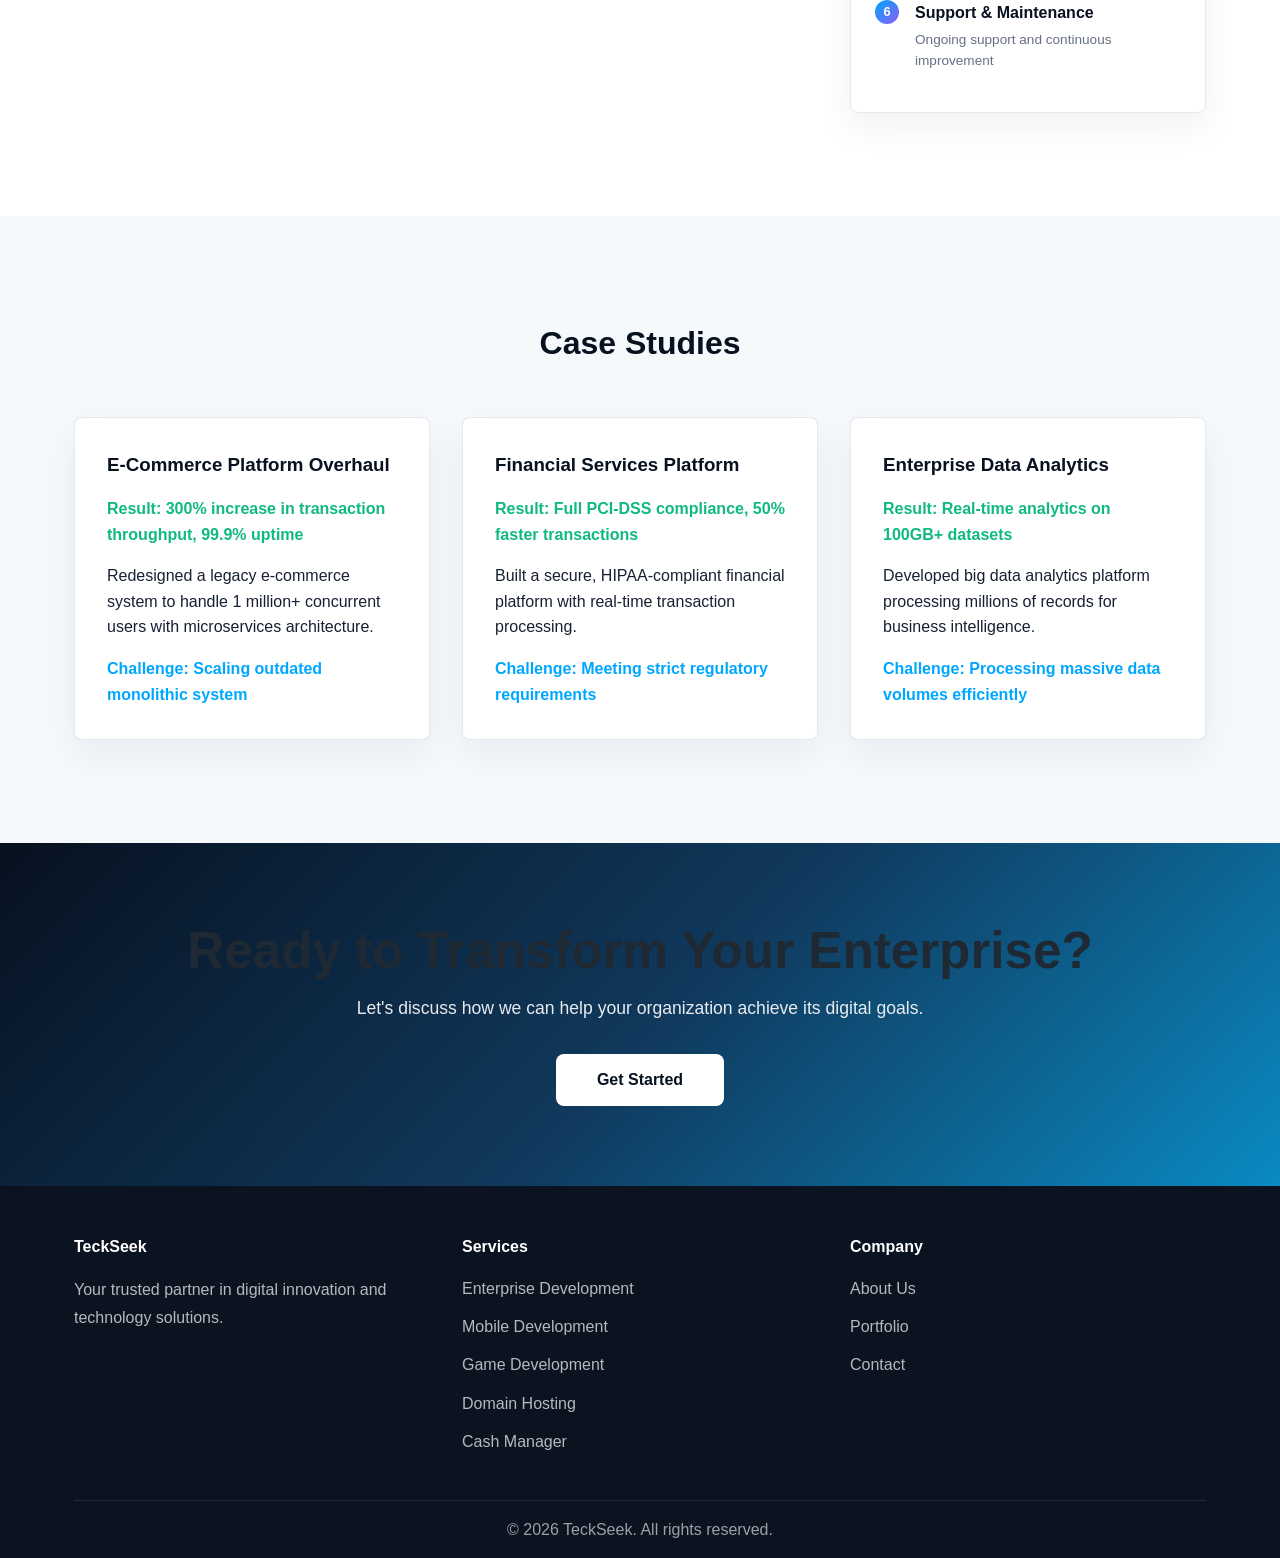
<file: enterprise.html>
<!DOCTYPE html>
<html lang="en">
<head>
    <meta charset="UTF-8">
    <meta name="viewport" content="width=device-width, initial-scale=1.0">
    <title>Enterprise Application Development | TeckSeek</title>
    <link rel="stylesheet" href="styles.css">
    <link rel="stylesheet" href="https://cdnjs.cloudflare.com/ajax/libs/font-awesome/6.4.0/css/all.min.css">
</head>
<body>
    <!-- Navigation -->
    <nav class="navbar">
        <div class="nav-container">
            <div class="logo">
                <i class="fas fa-code"></i> TeckSeek
            </div>
            <div class="nav-menu" id="navMenu">
                <a href="index.html" class="nav-link">Home</a>
                <a href="index.html#services" class="nav-link active">Services</a>
                <a href="index.html#about" class="nav-link">About</a>
                <a href="index.html#portfolio" class="nav-link">Portfolio</a>
                <a href="index.html#contact" class="nav-link">Contact</a>
            </div>
            <div class="hamburger" id="hamburger">
                <span></span>
                <span></span>
                <span></span>
            </div>
        </div>
    </nav>

    <!-- Hero Section -->
    <section class="hero" style="background: linear-gradient(135deg, #1a1a2e 0%, #2a2a4e 50%, #0066ff 100%);">
        <div class="hero-content">
            <h1>Enterprise Application Development</h1>
            <p>Scalable, Secure, and Robust Solutions for Your Business</p>
        </div>
        <div class="hero-background"></div>
    </section>

    <!-- Service Details Section -->
    <section class="service-details">
        <div class="container">
            <div class="details-grid">
                <div class="details-content">
                    <h2>What We Offer</h2>
                    <p>Our enterprise application development services are designed to provide robust, scalable, and secure solutions tailored to your organization's unique needs. We leverage the latest technologies and best practices to deliver applications that drive business growth.</p>
                    
                    <h3>Core Services</h3>
                    <div class="features-list">
                        <div class="feature-item">
                            <i class="fas fa-cogs"></i>
                            <div>
                                <h4>Custom Architecture Design</h4>
                                <p>We design enterprise-grade architectures that are scalable, maintainable, and aligned with your business goals.</p>
                            </div>
                        </div>
                        <div class="feature-item">
                            <i class="fas fa-cloud"></i>
                            <div>
                                <h4>Cloud Integration & Migration</h4>
                                <p>Seamlessly migrate and integrate your applications with AWS, Azure, or Google Cloud platforms.</p>
                            </div>
                        </div>
                        <div class="feature-item">
                            <i class="fas fa-plug"></i>
                            <div>
                                <h4>API Development & Integration</h4>
                                <p>RESTful and GraphQL APIs that enable seamless communication between systems and third-party services.</p>
                            </div>
                        </div>
                        <div class="feature-item">
                            <i class="fas fa-database"></i>
                            <div>
                                <h4>Database Optimization</h4>
                                <p>Expert design and optimization of databases for performance, security, and scalability.</p>
                            </div>
                        </div>
                        <div class="feature-item">
                            <i class="fas fa-lock"></i>
                            <div>
                                <h4>Security & Compliance</h4>
                                <p>Implementation of enterprise-level security measures and compliance with industry standards.</p>
                            </div>
                        </div>
                        <div class="feature-item">
                            <i class="fas fa-bar-chart"></i>
                            <div>
                                <h4>Performance & Monitoring</h4>
                                <p>Continuous monitoring and optimization to ensure peak performance and reliability.</p>
                            </div>
                        </div>
                    </div>
                </div>

                <div class="details-sidebar">
                    <div class="tech-stack">
                        <h3>Technologies We Use</h3>
                        <div class="tech-tags">
                            <span class="tech-tag">.NET Core</span>
                            <span class="tech-tag">Java</span>
                            <span class="tech-tag">Python</span>
                            <span class="tech-tag">Node.js</span>
                            <span class="tech-tag">SQL Server</span>
                            <span class="tech-tag">PostgreSQL</span>
                            <span class="tech-tag">MongoDB</span>
                            <span class="tech-tag">Docker</span>
                            <span class="tech-tag">Kubernetes</span>
                            <span class="tech-tag">AWS</span>
                            <span class="tech-tag">Azure</span>
                            <span class="tech-tag">GCP</span>
                        </div>
                    </div>

                    <div class="process-box">
                        <h3>Our Process</h3>
                        <ol class="process-steps">
                            <li>
                                <strong>Discovery & Planning</strong>
                                <p>Understanding your requirements and business goals</p>
                            </li>
                            <li>
                                <strong>Architecture Design</strong>
                                <p>Creating scalable and robust system design</p>
                            </li>
                            <li>
                                <strong>Development</strong>
                                <p>Agile development with regular updates</p>
                            </li>
                            <li>
                                <strong>Testing & QA</strong>
                                <p>Comprehensive testing for quality assurance</p>
                            </li>
                            <li>
                                <strong>Deployment</strong>
                                <p>Safe and smooth production deployment</p>
                            </li>
                            <li>
                                <strong>Support & Maintenance</strong>
                                <p>Ongoing support and continuous improvement</p>
                            </li>
                        </ol>
                    </div>
                </div>
            </div>
        </div>
    </section>

    <!-- Case Studies Section -->
    <section class="case-studies">
        <div class="container">
            <h2>Case Studies</h2>
            <div class="studies-grid">
                <div class="study-card">
                    <h3>E-Commerce Platform Overhaul</h3>
                    <p class="study-result"><strong>Result:</strong> 300% increase in transaction throughput, 99.9% uptime</p>
                    <p>Redesigned a legacy e-commerce system to handle 1 million+ concurrent users with microservices architecture.</p>
                    <p class="study-challenge"><strong>Challenge:</strong> Scaling outdated monolithic system</p>
                </div>
                <div class="study-card">
                    <h3>Financial Services Platform</h3>
                    <p class="study-result"><strong>Result:</strong> Full PCI-DSS compliance, 50% faster transactions</p>
                    <p>Built a secure, HIPAA-compliant financial platform with real-time transaction processing.</p>
                    <p class="study-challenge"><strong>Challenge:</strong> Meeting strict regulatory requirements</p>
                </div>
                <div class="study-card">
                    <h3>Enterprise Data Analytics</h3>
                    <p class="study-result"><strong>Result:</strong> Real-time analytics on 100GB+ datasets</p>
                    <p>Developed big data analytics platform processing millions of records for business intelligence.</p>
                    <p class="study-challenge"><strong>Challenge:</strong> Processing massive data volumes efficiently</p>
                </div>
            </div>
        </div>
    </section>

    <!-- CTA Section -->
    <section class="cta-section">
        <div class="container">
            <h2>Ready to Transform Your Enterprise?</h2>
            <p>Let's discuss how we can help your organization achieve its digital goals.</p>
            <button class="cta-button-white" onclick="window.location.href='index.html#contact'">Get Started</button>
        </div>
    </section>

    <!-- Footer -->
    <footer class="footer">
        <div class="container">
            <div class="footer-content">
                <div class="footer-section">
                    <h4>TeckSeek</h4>
                    <p>Your trusted partner in digital innovation and technology solutions.</p>
                </div>
                <div class="footer-section">
                    <h4>Services</h4>
                    <ul>
<li><a href="#">Enterprise Development</a></li>
                        <li><a href="mobile.html">Mobile Development</a></li>
                        <li><a href="games.html">Game Development</a></li>
                        <li><a href="hosting.html">Domain Hosting</a></li>
                        <li><a href="cashmanager.html">Cash Manager</a></li>
                    </ul>
                </div>
                <div class="footer-section">
                    <h4>Company</h4>
                    <ul>
                        <li><a href="index.html#about">About Us</a></li>
                        <li><a href="index.html#portfolio">Portfolio</a></li>
                        <li><a href="index.html#contact">Contact</a></li>
                    </ul>
                </div>
            </div>
            <div class="footer-bottom">
                <p>&copy; 2026 TeckSeek. All rights reserved.</p>
            </div>
        </div>
    </footer>

    <style>
        .service-details {
            padding: 5rem 0;
            background: white;
        }

        .details-grid {
            display: grid;
            grid-template-columns: 2fr 1fr;
            gap: 3rem;
        }

        .details-content h2 {
            font-size: 2rem;
            margin-bottom: 1rem;
            color: var(--dark-color);
        }

        .details-content h3 {
            font-size: 1.5rem;
            margin-top: 2rem;
            margin-bottom: 1rem;
            color: var(--dark-color);
        }

        .details-content p {
            color: var(--text-light);
            line-height: 1.8;
            margin-bottom: 1rem;
        }

        .features-list {
            display: grid;
            grid-template-columns: repeat(2, 1fr);
            gap: 2rem;
            margin-top: 1.5rem;
        }

        .feature-item {
            display: flex;
            gap: 1rem;
        }

        .feature-item i {
            font-size: 1.8rem;
            color: var(--primary-color);
            min-width: 40px;
        }

        .feature-item h4 {
            color: var(--dark-color);
            margin-bottom: 0.5rem;
        }

        .feature-item p {
            font-size: 0.9rem;
            color: var(--text-light);
        }

        .details-sidebar {
            display: flex;
            flex-direction: column;
            gap: 2rem;
        }

        .tech-stack {
            background: linear-gradient(135deg, var(--light-color), #e0e8ff);
            padding: 1.5rem;
            border-radius: var(--border-radius);
        }

        .tech-stack h3 {
            margin-top: 0;
            margin-bottom: 1rem;
        }

        .tech-tags {
            display: flex;
            flex-wrap: wrap;
            gap: 0.7rem;
        }

        .tech-tag {
            background: white;
            color: var(--primary-color);
            padding: 0.5rem 1rem;
            border-radius: 20px;
            font-size: 0.85rem;
            font-weight: 600;
            border: 1px solid var(--primary-color);
        }

        .process-box {
            background: white;
            border: 1px solid #ddd;
            padding: 1.5rem;
            border-radius: var(--border-radius);
        }

        .process-box h3 {
            margin-top: 0;
        }

        .process-steps {
            list-style: none;
            counter-reset: step-counter;
        }

        .process-steps li {
            counter-increment: step-counter;
            margin-bottom: 1rem;
            padding-left: 2.5rem;
            position: relative;
        }

        .process-steps li::before {
            content: counter(step-counter);
            position: absolute;
            left: 0;
            top: 0;
            background: linear-gradient(135deg, var(--primary-color), var(--secondary-color));
            color: white;
            width: 24px;
            height: 24px;
            border-radius: 50%;
            display: flex;
            align-items: center;
            justify-content: center;
            font-weight: bold;
            font-size: 0.8rem;
        }

        .process-steps strong {
            color: var(--dark-color);
            display: block;
            margin-bottom: 0.2rem;
        }

        .process-steps p {
            font-size: 0.85rem;
            color: var(--text-light);
            margin: 0;
        }

        .case-studies {
            padding: 5rem 0;
            background-color: var(--light-color);
        }

        .case-studies h2 {
            text-align: center;
            font-size: 2rem;
            margin-bottom: 3rem;
            color: var(--dark-color);
        }

        .studies-grid {
            display: grid;
            grid-template-columns: repeat(auto-fit, minmax(300px, 1fr));
            gap: 2rem;
        }

        .study-card {
            background: white;
            padding: 2rem;
            border-radius: var(--border-radius);
            box-shadow: var(--box-shadow);
            border-left: 4px solid var(--primary-color);
        }

        .study-card h3 {
            color: var(--dark-color);
            margin-bottom: 1rem;
        }

        .study-result {
            color: #10b981;
            font-weight: 600;
            margin-bottom: 1rem;
        }

        .study-challenge {
            color: var(--primary-color);
            font-weight: 600;
            margin-top: 1rem;
        }

        @media (max-width: 768px) {
            .details-grid {
                grid-template-columns: 1fr;
            }

            .features-list {
                grid-template-columns: 1fr;
            }

            .case-studies {
                padding: 3rem 0;
            }

            .studies-grid {
                grid-template-columns: 1fr;
            }
        }
    </style>

    <script src="script.js"></script>
</body>
</html>
</file>
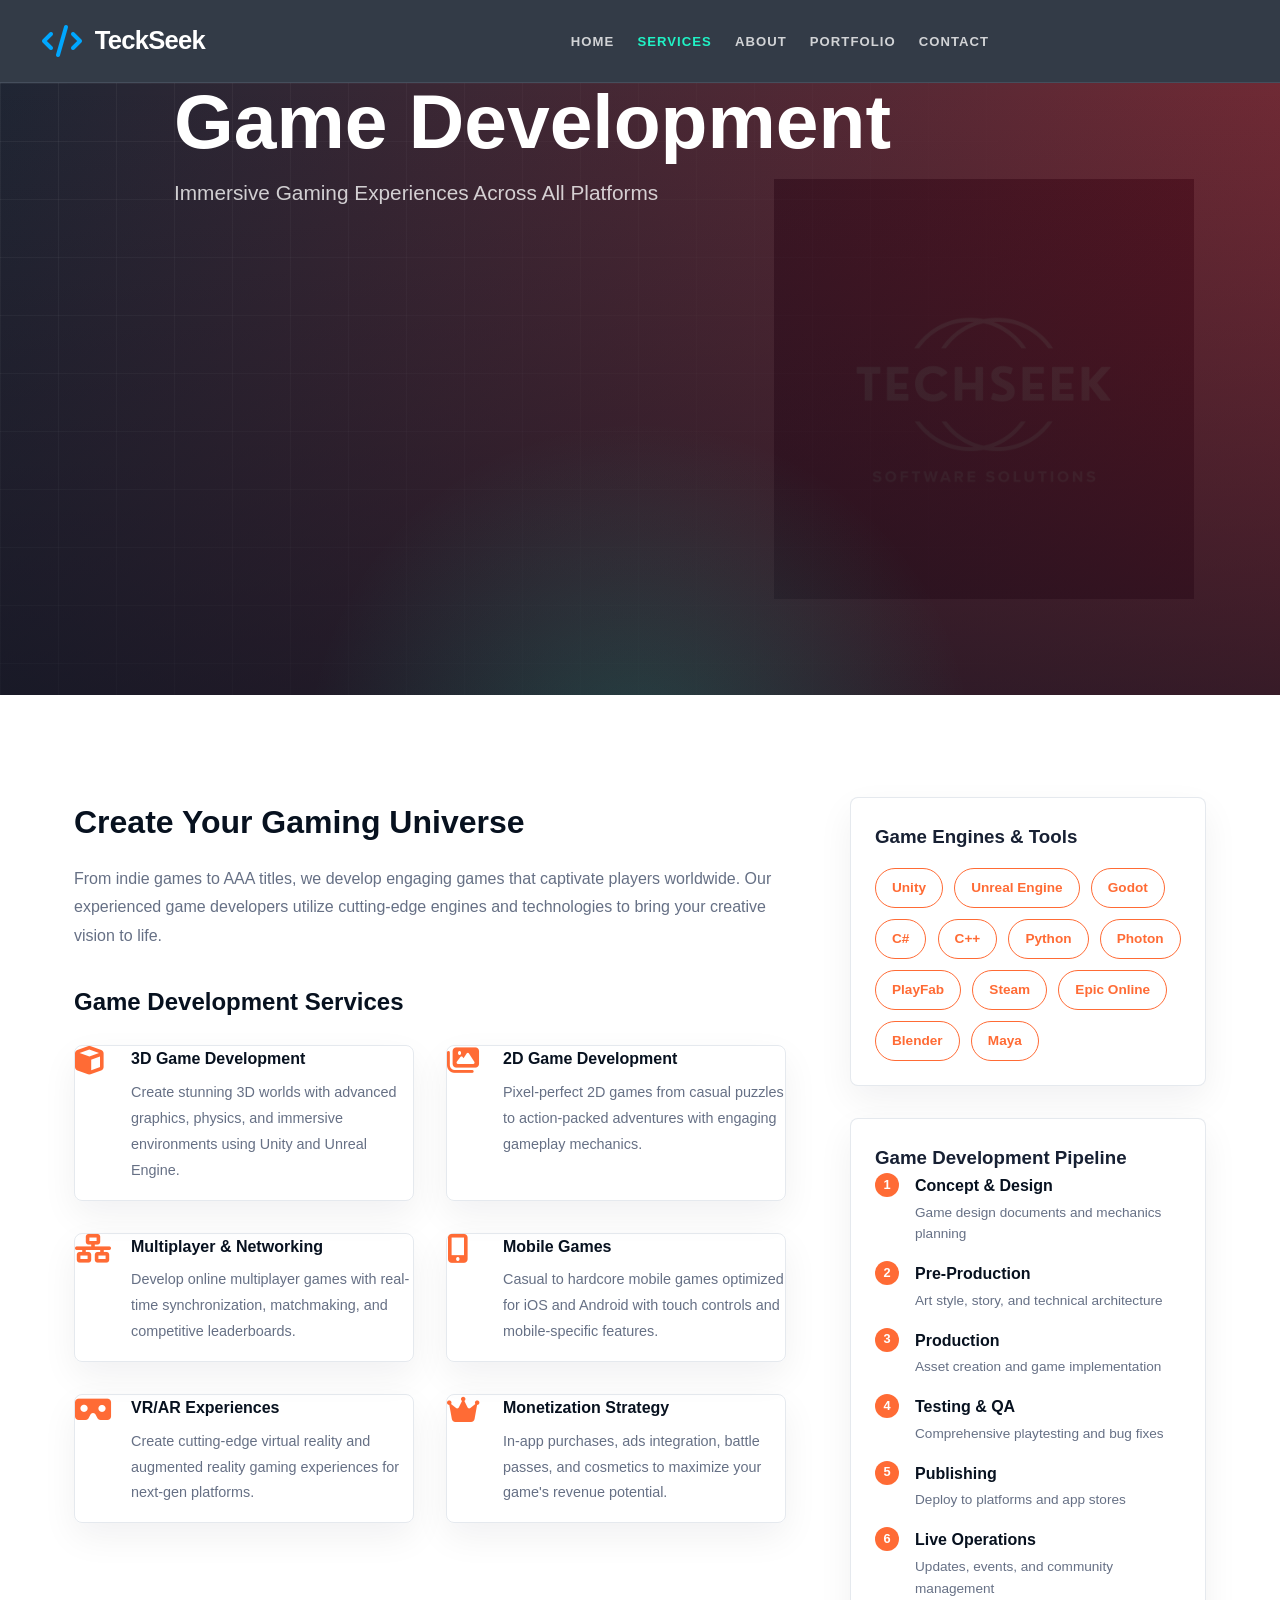
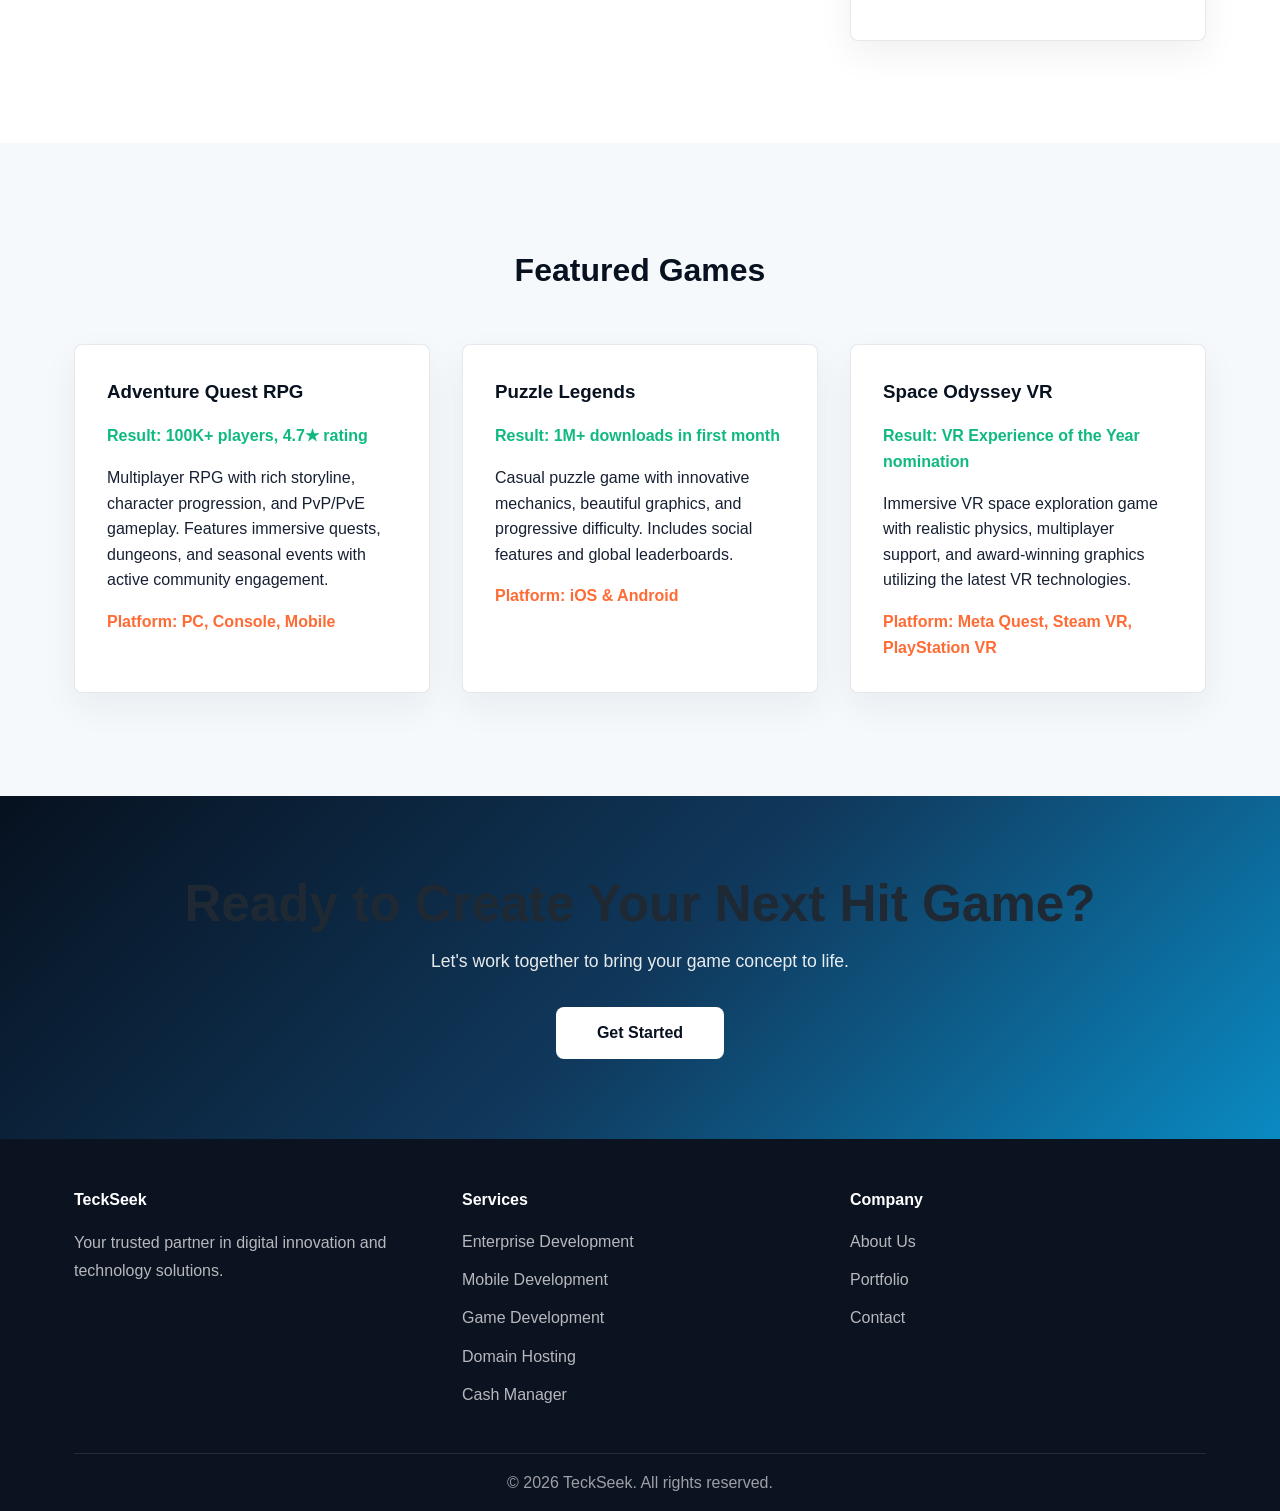
<file: games.html>
<!DOCTYPE html>
<html lang="en">
<head>
    <meta charset="UTF-8">
    <meta name="viewport" content="width=device-width, initial-scale=1.0">
    <title>Game Development | 2D 3D Games | TeckSeek</title>
    <link rel="stylesheet" href="styles.css">
    <link rel="stylesheet" href="https://cdnjs.cloudflare.com/ajax/libs/font-awesome/6.4.0/css/all.min.css">
</head>
<body>
    <!-- Navigation -->
    <nav class="navbar">
        <div class="nav-container">
            <div class="logo">
                <i class="fas fa-code"></i> TeckSeek
            </div>
            <div class="nav-menu" id="navMenu">
                <a href="index.html" class="nav-link">Home</a>
                <a href="index.html#services" class="nav-link active">Services</a>
                <a href="index.html#about" class="nav-link">About</a>
                <a href="index.html#portfolio" class="nav-link">Portfolio</a>
                <a href="index.html#contact" class="nav-link">Contact</a>
            </div>
            <div class="hamburger" id="hamburger">
                <span></span>
                <span></span>
                <span></span>
            </div>
        </div>
    </nav>

    <!-- Hero Section -->
    <section class="hero" style="background: linear-gradient(135deg, #1a1a2e 0%, #2a2a4e 50%, #ff6b35 100%);">
        <div class="hero-content">
            <h1>Game Development</h1>
            <p>Immersive Gaming Experiences Across All Platforms</p>
        </div>
        <div class="hero-background"></div>
    </section>

    <!-- Service Details Section -->
    <section class="service-details">
        <div class="container">
            <div class="details-grid">
                <div class="details-content">
                    <h2>Create Your Gaming Universe</h2>
                    <p>From indie games to AAA titles, we develop engaging games that captivate players worldwide. Our experienced game developers utilize cutting-edge engines and technologies to bring your creative vision to life.</p>
                    
                    <h3>Game Development Services</h3>
                    <div class="features-list">
                        <div class="feature-item">
                            <i class="fas fa-cube"></i>
                            <div>
                                <h4>3D Game Development</h4>
                                <p>Create stunning 3D worlds with advanced graphics, physics, and immersive environments using Unity and Unreal Engine.</p>
                            </div>
                        </div>
                        <div class="feature-item">
                            <i class="fas fa-images"></i>
                            <div>
                                <h4>2D Game Development</h4>
                                <p>Pixel-perfect 2D games from casual puzzles to action-packed adventures with engaging gameplay mechanics.</p>
                            </div>
                        </div>
                        <div class="feature-item">
                            <i class="fas fa-network-wired"></i>
                            <div>
                                <h4>Multiplayer & Networking</h4>
                                <p>Develop online multiplayer games with real-time synchronization, matchmaking, and competitive leaderboards.</p>
                            </div>
                        </div>
                        <div class="feature-item">
                            <i class="fas fa-mobile-alt"></i>
                            <div>
                                <h4>Mobile Games</h4>
                                <p>Casual to hardcore mobile games optimized for iOS and Android with touch controls and mobile-specific features.</p>
                            </div>
                        </div>
                        <div class="feature-item">
                            <i class="fas fa-vr-cardboard"></i>
                            <div>
                                <h4>VR/AR Experiences</h4>
                                <p>Create cutting-edge virtual reality and augmented reality gaming experiences for next-gen platforms.</p>
                            </div>
                        </div>
                        <div class="feature-item">
                            <i class="fas fa-crown"></i>
                            <div>
                                <h4>Monetization Strategy</h4>
                                <p>In-app purchases, ads integration, battle passes, and cosmetics to maximize your game's revenue potential.</p>
                            </div>
                        </div>
                    </div>
                </div>

                <div class="details-sidebar">
                    <div class="tech-stack">
                        <h3>Game Engines & Tools</h3>
                        <div class="tech-tags">
                            <span class="tech-tag">Unity</span>
                            <span class="tech-tag">Unreal Engine</span>
                            <span class="tech-tag">Godot</span>
                            <span class="tech-tag">C#</span>
                            <span class="tech-tag">C++</span>
                            <span class="tech-tag">Python</span>
                            <span class="tech-tag">Photon</span>
                            <span class="tech-tag">PlayFab</span>
                            <span class="tech-tag">Steam</span>
                            <span class="tech-tag">Epic Online</span>
                            <span class="tech-tag">Blender</span>
                            <span class="tech-tag">Maya</span>
                        </div>
                    </div>

                    <div class="process-box">
                        <h3>Game Development Pipeline</h3>
                        <ol class="process-steps">
                            <li>
                                <strong>Concept & Design</strong>
                                <p>Game design documents and mechanics planning</p>
                            </li>
                            <li>
                                <strong>Pre-Production</strong>
                                <p>Art style, story, and technical architecture</p>
                            </li>
                            <li>
                                <strong>Production</strong>
                                <p>Asset creation and game implementation</p>
                            </li>
                            <li>
                                <strong>Testing & QA</strong>
                                <p>Comprehensive playtesting and bug fixes</p>
                            </li>
                            <li>
                                <strong>Publishing</strong>
                                <p>Deploy to platforms and app stores</p>
                            </li>
                            <li>
                                <strong>Live Operations</strong>
                                <p>Updates, events, and community management</p>
                            </li>
                        </ol>
                    </div>
                </div>
            </div>
        </div>
    </section>

    <!-- Portfolio Section -->
    <section class="case-studies">
        <div class="container">
            <h2>Featured Games</h2>
            <div class="studies-grid">
                <div class="study-card">
                    <h3>Adventure Quest RPG</h3>
                    <p class="study-result"><strong>Result:</strong> 100K+ players, 4.7★ rating</p>
                    <p>Multiplayer RPG with rich storyline, character progression, and PvP/PvE gameplay. Features immersive quests, dungeons, and seasonal events with active community engagement.</p>
                    <p class="study-challenge"><strong>Platform:</strong> PC, Console, Mobile</p>
                </div>
                <div class="study-card">
                    <h3>Puzzle Legends</h3>
                    <p class="study-result"><strong>Result:</strong> 1M+ downloads in first month</p>
                    <p>Casual puzzle game with innovative mechanics, beautiful graphics, and progressive difficulty. Includes social features and global leaderboards.</p>
                    <p class="study-challenge"><strong>Platform:</strong> iOS & Android</p>
                </div>
                <div class="study-card">
                    <h3>Space Odyssey VR</h3>
                    <p class="study-result"><strong>Result:</strong> VR Experience of the Year nomination</p>
                    <p>Immersive VR space exploration game with realistic physics, multiplayer support, and award-winning graphics utilizing the latest VR technologies.</p>
                    <p class="study-challenge"><strong>Platform:</strong> Meta Quest, Steam VR, PlayStation VR</p>
                </div>
            </div>
        </div>
    </section>

    <!-- CTA Section -->
    <section class="cta-section">
        <div class="container">
            <h2>Ready to Create Your Next Hit Game?</h2>
            <p>Let's work together to bring your game concept to life.</p>
            <button class="cta-button-white" onclick="window.location.href='index.html#contact'">Get Started</button>
        </div>
    </section>

    <!-- Footer -->
    <footer class="footer">
        <div class="container">
            <div class="footer-content">
                <div class="footer-section">
                    <h4>TeckSeek</h4>
                    <p>Your trusted partner in digital innovation and technology solutions.</p>
                </div>
                <div class="footer-section">
                    <h4>Services</h4>
                    <ul>
<li><a href="enterprise.html">Enterprise Development</a></li>
                        <li><a href="mobile.html">Mobile Development</a></li>
                        <li><a href="#">Game Development</a></li>
                        <li><a href="hosting.html">Domain Hosting</a></li>
                        <li><a href="cashmanager.html">Cash Manager</a></li>
                    </ul>
                </div>
                <div class="footer-section">
                    <h4>Company</h4>
                    <ul>
                        <li><a href="index.html#about">About Us</a></li>
                        <li><a href="index.html#portfolio">Portfolio</a></li>
                        <li><a href="index.html#contact">Contact</a></li>
                    </ul>
                </div>
            </div>
            <div class="footer-bottom">
                <p>&copy; 2026 TeckSeek. All rights reserved.</p>
            </div>
        </div>
    </footer>

    <style>
        .service-details {
            padding: 5rem 0;
            background: white;
        }

        .details-grid {
            display: grid;
            grid-template-columns: 2fr 1fr;
            gap: 3rem;
        }

        .details-content h2 {
            font-size: 2rem;
            margin-bottom: 1rem;
            color: var(--dark-color);
        }

        .details-content h3 {
            font-size: 1.5rem;
            margin-top: 2rem;
            margin-bottom: 1rem;
            color: var(--dark-color);
        }

        .details-content p {
            color: var(--text-light);
            line-height: 1.8;
            margin-bottom: 1rem;
        }

        .features-list {
            display: grid;
            grid-template-columns: repeat(2, 1fr);
            gap: 2rem;
            margin-top: 1.5rem;
        }

        .feature-item {
            display: flex;
            gap: 1rem;
        }

        .feature-item i {
            font-size: 1.8rem;
            color: #ff6b35;
            min-width: 40px;
        }

        .feature-item h4 {
            color: var(--dark-color);
            margin-bottom: 0.5rem;
        }

        .feature-item p {
            font-size: 0.9rem;
            color: var(--text-light);
        }

        .details-sidebar {
            display: flex;
            flex-direction: column;
            gap: 2rem;
        }

        .tech-stack {
            background: linear-gradient(135deg, var(--light-color), #ffe0b2);
            padding: 1.5rem;
            border-radius: var(--border-radius);
        }

        .tech-stack h3 {
            margin-top: 0;
            margin-bottom: 1rem;
        }

        .tech-tags {
            display: flex;
            flex-wrap: wrap;
            gap: 0.7rem;
        }

        .tech-tag {
            background: white;
            color: #ff6b35;
            padding: 0.5rem 1rem;
            border-radius: 20px;
            font-size: 0.85rem;
            font-weight: 600;
            border: 1px solid #ff6b35;
        }

        .process-box {
            background: white;
            border: 1px solid #ddd;
            padding: 1.5rem;
            border-radius: var(--border-radius);
        }

        .process-box h3 {
            margin-top: 0;
        }

        .process-steps {
            list-style: none;
            counter-reset: step-counter;
        }

        .process-steps li {
            counter-increment: step-counter;
            margin-bottom: 1rem;
            padding-left: 2.5rem;
            position: relative;
        }

        .process-steps li::before {
            content: counter(step-counter);
            position: absolute;
            left: 0;
            top: 0;
            background: #ff6b35;
            color: white;
            width: 24px;
            height: 24px;
            border-radius: 50%;
            display: flex;
            align-items: center;
            justify-content: center;
            font-weight: bold;
            font-size: 0.8rem;
        }

        .process-steps strong {
            color: var(--dark-color);
            display: block;
            margin-bottom: 0.2rem;
        }

        .process-steps p {
            font-size: 0.85rem;
            color: var(--text-light);
            margin: 0;
        }

        .case-studies {
            padding: 5rem 0;
            background-color: var(--light-color);
        }

        .case-studies h2 {
            text-align: center;
            font-size: 2rem;
            margin-bottom: 3rem;
            color: var(--dark-color);
        }

        .studies-grid {
            display: grid;
            grid-template-columns: repeat(auto-fit, minmax(300px, 1fr));
            gap: 2rem;
        }

        .study-card {
            background: white;
            padding: 2rem;
            border-radius: var(--border-radius);
            box-shadow: var(--box-shadow);
            border-left: 4px solid #ff6b35;
        }

        .study-card h3 {
            color: var(--dark-color);
            margin-bottom: 1rem;
        }

        .study-result {
            color: #10b981;
            font-weight: 600;
            margin-bottom: 1rem;
        }

        .study-challenge {
            color: #ff6b35;
            font-weight: 600;
            margin-top: 1rem;
        }

        @media (max-width: 768px) {
            .details-grid {
                grid-template-columns: 1fr;
            }

            .features-list {
                grid-template-columns: 1fr;
            }

            .case-studies {
                padding: 3rem 0;
            }

            .studies-grid {
                grid-template-columns: 1fr;
            }
        }
    </style>

    <script src="script.js"></script>
</body>
</html>
</file>
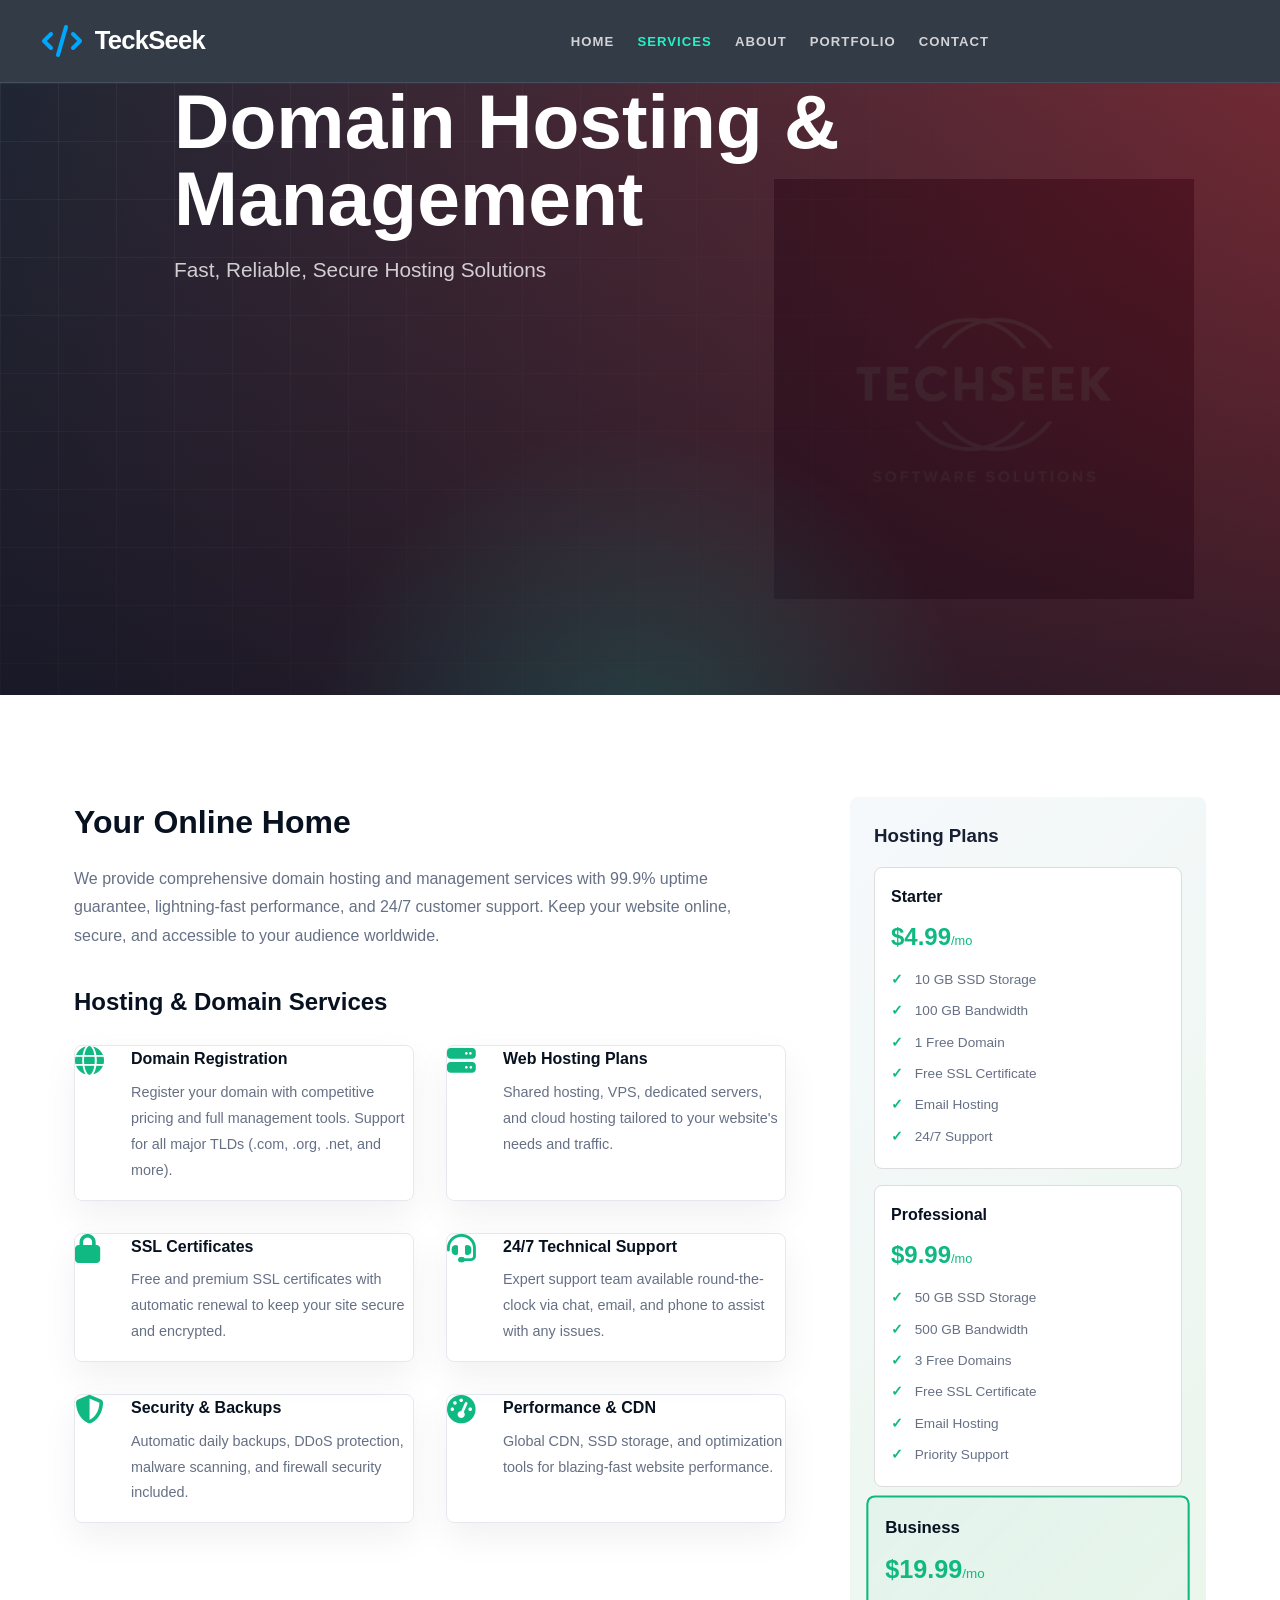
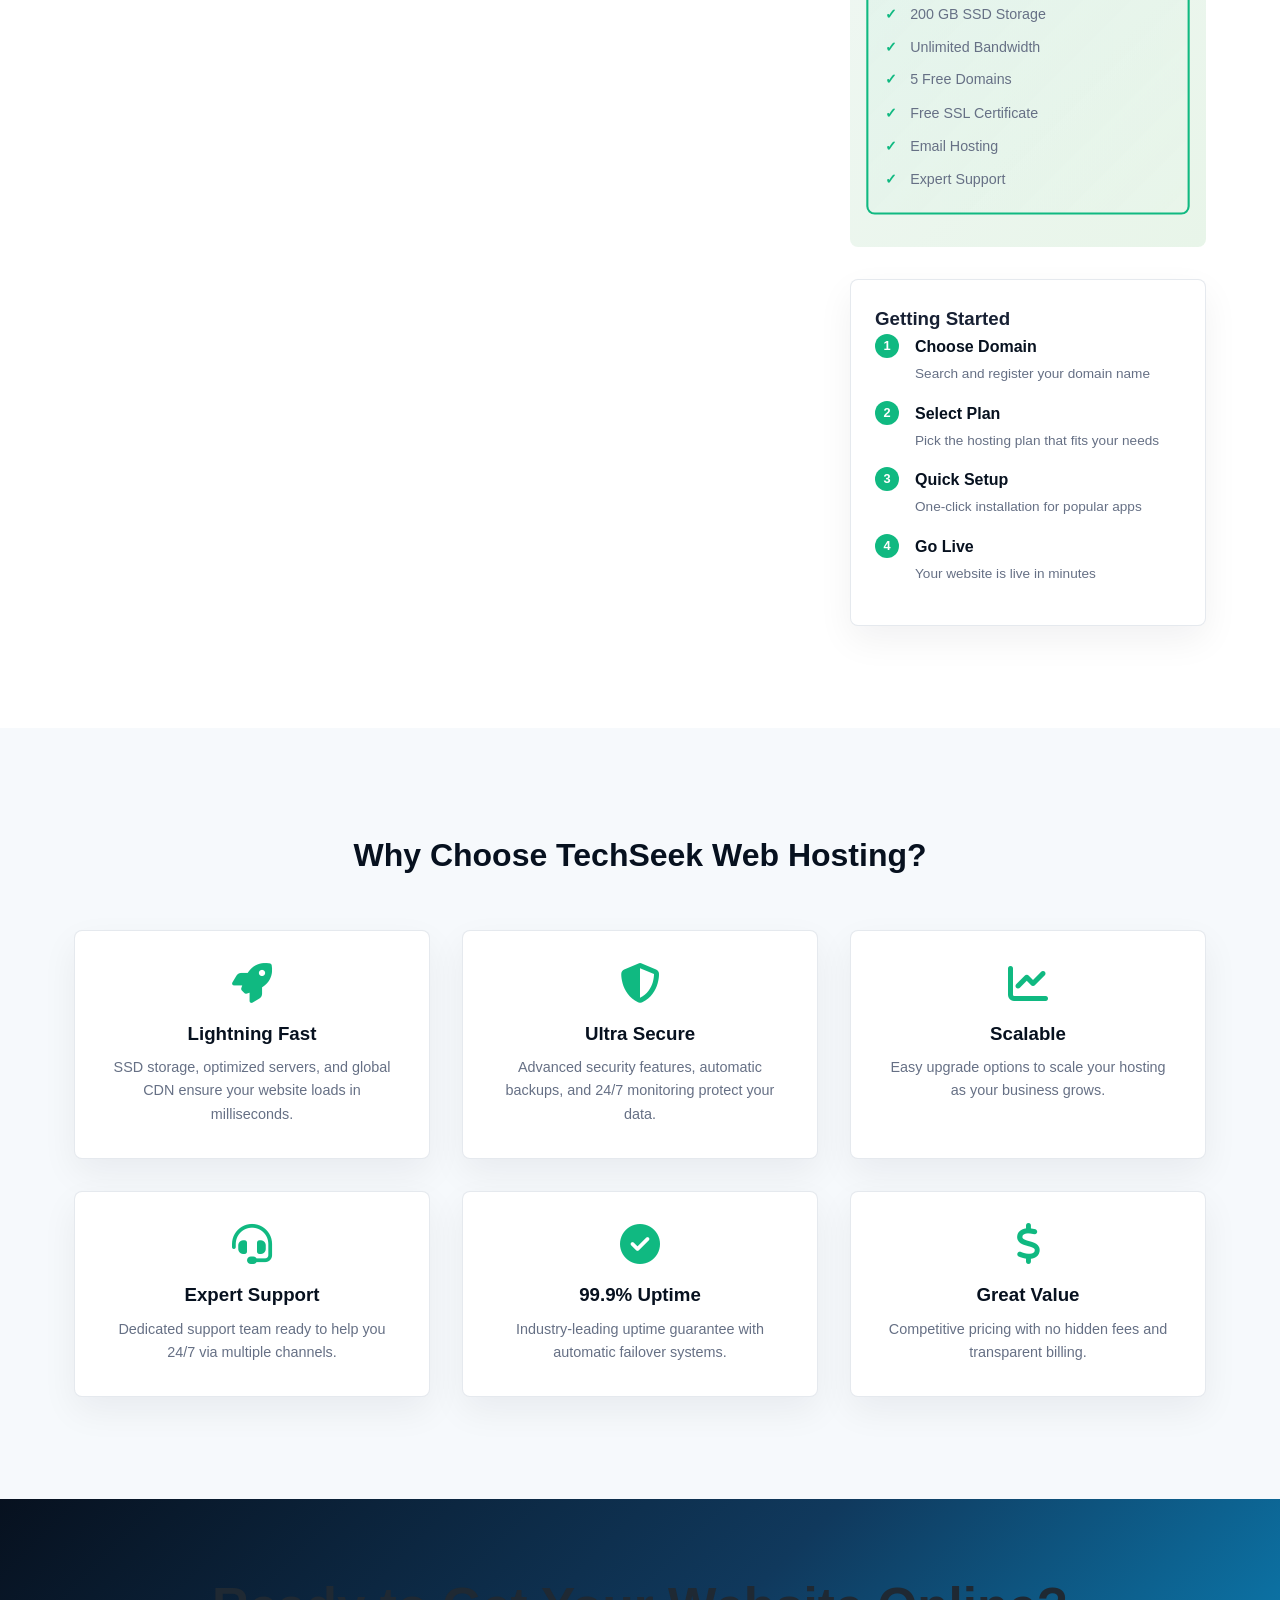
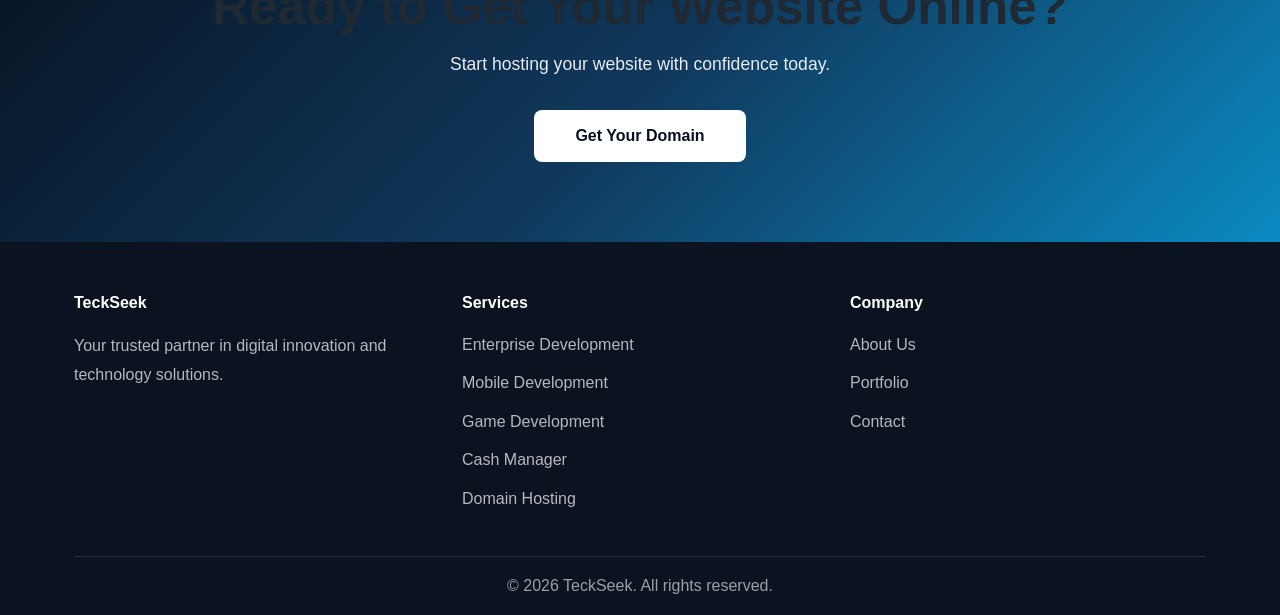
<file: hosting.html>
<!DOCTYPE html>
<html lang="en">
<head>
    <meta charset="UTF-8">
    <meta name="viewport" content="width=device-width, initial-scale=1.0">
    <title>Domain Hosting & Management | Web Hosting | TeckSeek</title>
    <link rel="stylesheet" href="styles.css">
    <link rel="stylesheet" href="https://cdnjs.cloudflare.com/ajax/libs/font-awesome/6.4.0/css/all.min.css">
</head>
<body>
    <!-- Navigation -->
    <nav class="navbar">
        <div class="nav-container">
            <div class="logo">
                <i class="fas fa-code"></i> TeckSeek
            </div>
            <div class="nav-menu" id="navMenu">
                <a href="index.html" class="nav-link">Home</a>
                <a href="index.html#services" class="nav-link active">Services</a>
                <a href="index.html#about" class="nav-link">About</a>
                <a href="index.html#portfolio" class="nav-link">Portfolio</a>
                <a href="index.html#contact" class="nav-link">Contact</a>
            </div>
            <div class="hamburger" id="hamburger">
                <span></span>
                <span></span>
                <span></span>
            </div>
        </div>
    </nav>

    <!-- Hero Section -->
    <section class="hero" style="background: linear-gradient(135deg, #1a1a2e 0%, #2a2a4e 50%, #10b981 100%);">
        <div class="hero-content">
            <h1>Domain Hosting & Management</h1>
            <p>Fast, Reliable, Secure Hosting Solutions</p>
        </div>
        <div class="hero-background"></div>
    </section>

    <!-- Service Details Section -->
    <section class="service-details">
        <div class="container">
            <div class="details-grid">
                <div class="details-content">
                    <h2>Your Online Home</h2>
                    <p>We provide comprehensive domain hosting and management services with 99.9% uptime guarantee, lightning-fast performance, and 24/7 customer support. Keep your website online, secure, and accessible to your audience worldwide.</p>
                    
                    <h3>Hosting & Domain Services</h3>
                    <div class="features-list">
                        <div class="feature-item">
                            <i class="fas fa-globe"></i>
                            <div>
                                <h4>Domain Registration</h4>
                                <p>Register your domain with competitive pricing and full management tools. Support for all major TLDs (.com, .org, .net, and more).</p>
                            </div>
                        </div>
                        <div class="feature-item">
                            <i class="fas fa-server"></i>
                            <div>
                                <h4>Web Hosting Plans</h4>
                                <p>Shared hosting, VPS, dedicated servers, and cloud hosting tailored to your website's needs and traffic.</p>
                            </div>
                        </div>
                        <div class="feature-item">
                            <i class="fas fa-lock"></i>
                            <div>
                                <h4>SSL Certificates</h4>
                                <p>Free and premium SSL certificates with automatic renewal to keep your site secure and encrypted.</p>
                            </div>
                        </div>
                        <div class="feature-item">
                            <i class="fas fa-headset"></i>
                            <div>
                                <h4>24/7 Technical Support</h4>
                                <p>Expert support team available round-the-clock via chat, email, and phone to assist with any issues.</p>
                            </div>
                        </div>
                        <div class="feature-item">
                            <i class="fas fa-shield-alt"></i>
                            <div>
                                <h4>Security & Backups</h4>
                                <p>Automatic daily backups, DDoS protection, malware scanning, and firewall security included.</p>
                            </div>
                        </div>
                        <div class="feature-item">
                            <i class="fas fa-tachometer-alt"></i>
                            <div>
                                <h4>Performance & CDN</h4>
                                <p>Global CDN, SSD storage, and optimization tools for blazing-fast website performance.</p>
                            </div>
                        </div>
                    </div>
                </div>

                <div class="details-sidebar">
                    <div class="pricing-box">
                        <h3>Hosting Plans</h3>
                        <div class="plan-item">
                            <h4>Starter</h4>
                            <p class="price">$4.99<span>/mo</span></p>
                            <ul class="plan-features">
                                <li>10 GB SSD Storage</li>
                                <li>100 GB Bandwidth</li>
                                <li>1 Free Domain</li>
                                <li>Free SSL Certificate</li>
                                <li>Email Hosting</li>
                                <li>24/7 Support</li>
                            </ul>
                        </div>
                        <div class="plan-item">
                            <h4>Professional</h4>
                            <p class="price">$9.99<span>/mo</span></p>
                            <ul class="plan-features">
                                <li>50 GB SSD Storage</li>
                                <li>500 GB Bandwidth</li>
                                <li>3 Free Domains</li>
                                <li>Free SSL Certificate</li>
                                <li>Email Hosting</li>
                                <li>Priority Support</li>
                            </ul>
                        </div>
                        <div class="plan-item highlight">
                            <h4>Business</h4>
                            <p class="price">$19.99<span>/mo</span></p>
                            <ul class="plan-features">
                                <li>200 GB SSD Storage</li>
                                <li>Unlimited Bandwidth</li>
                                <li>5 Free Domains</li>
                                <li>Free SSL Certificate</li>
                                <li>Email Hosting</li>
                                <li>Expert Support</li>
                            </ul>
                        </div>
                    </div>

                    <div class="process-box">
                        <h3>Getting Started</h3>
                        <ol class="process-steps">
                            <li>
                                <strong>Choose Domain</strong>
                                <p>Search and register your domain name</p>
                            </li>
                            <li>
                                <strong>Select Plan</strong>
                                <p>Pick the hosting plan that fits your needs</p>
                            </li>
                            <li>
                                <strong>Quick Setup</strong>
                                <p>One-click installation for popular apps</p>
                            </li>
                            <li>
                                <strong>Go Live</strong>
                                <p>Your website is live in minutes</p>
                            </li>
                        </ol>
                    </div>
                </div>
            </div>
        </div>
    </section>

    <!-- Features Section -->
    <section class="features-section">
        <div class="container">
            <h2>Why Choose TechSeek Web Hosting?</h2>
            <div class="features-showcase">
                <div class="feature-showcase">
                    <i class="fas fa-rocket"></i>
                    <h3>Lightning Fast</h3>
                    <p>SSD storage, optimized servers, and global CDN ensure your website loads in milliseconds.</p>
                </div>
                <div class="feature-showcase">
                    <i class="fas fa-shield-alt"></i>
                    <h3>Ultra Secure</h3>
                    <p>Advanced security features, automatic backups, and 24/7 monitoring protect your data.</p>
                </div>
                <div class="feature-showcase">
                    <i class="fas fa-chart-line"></i>
                    <h3>Scalable</h3>
                    <p>Easy upgrade options to scale your hosting as your business grows.</p>
                </div>
                <div class="feature-showcase">
                    <i class="fas fa-headset"></i>
                    <h3>Expert Support</h3>
                    <p>Dedicated support team ready to help you 24/7 via multiple channels.</p>
                </div>
                <div class="feature-showcase">
                    <i class="fas fa-check-circle"></i>
                    <h3>99.9% Uptime</h3>
                    <p>Industry-leading uptime guarantee with automatic failover systems.</p>
                </div>
                <div class="feature-showcase">
                    <i class="fas fa-dollar-sign"></i>
                    <h3>Great Value</h3>
                    <p>Competitive pricing with no hidden fees and transparent billing.</p>
                </div>
            </div>
        </div>
    </section>

    <!-- CTA Section -->
    <section class="cta-section">
        <div class="container">
            <h2>Ready to Get Your Website Online?</h2>
            <p>Start hosting your website with confidence today.</p>
            <button class="cta-button-white" onclick="window.location.href='index.html#contact'">Get Your Domain</button>
        </div>
    </section>

    <!-- Footer -->
    <footer class="footer">
        <div class="container">
            <div class="footer-content">
                <div class="footer-section">
                    <h4>TeckSeek</h4>
                    <p>Your trusted partner in digital innovation and technology solutions.</p>
                </div>
                <div class="footer-section">
                    <h4>Services</h4>
                    <ul>
<li><a href="enterprise.html">Enterprise Development</a></li>
                        <li><a href="mobile.html">Mobile Development</a></li>
                        <li><a href="games.html">Game Development</a></li>
                        <li><a href="cashmanager.html">Cash Manager</a></li>
                        <li><a href="#">Domain Hosting</a></li>
                    </ul>
                </div>
                <div class="footer-section">
                    <h4>Company</h4>
                    <ul>
                        <li><a href="index.html#about">About Us</a></li>
                        <li><a href="index.html#portfolio">Portfolio</a></li>
                        <li><a href="index.html#contact">Contact</a></li>
                    </ul>
                </div>
            </div>
            <div class="footer-bottom">
                <p>&copy; 2026 TeckSeek. All rights reserved.</p>
            </div>
        </div>
    </footer>

    <style>
        .service-details {
            padding: 5rem 0;
            background: white;
        }

        .details-grid {
            display: grid;
            grid-template-columns: 2fr 1fr;
            gap: 3rem;
        }

        .details-content h2 {
            font-size: 2rem;
            margin-bottom: 1rem;
            color: var(--dark-color);
        }

        .details-content h3 {
            font-size: 1.5rem;
            margin-top: 2rem;
            margin-bottom: 1rem;
            color: var(--dark-color);
        }

        .details-content p {
            color: var(--text-light);
            line-height: 1.8;
            margin-bottom: 1rem;
        }

        .features-list {
            display: grid;
            grid-template-columns: repeat(2, 1fr);
            gap: 2rem;
            margin-top: 1.5rem;
        }

        .feature-item {
            display: flex;
            gap: 1rem;
        }

        .feature-item i {
            font-size: 1.8rem;
            color: #10b981;
            min-width: 40px;
        }

        .feature-item h4 {
            color: var(--dark-color);
            margin-bottom: 0.5rem;
        }

        .feature-item p {
            font-size: 0.9rem;
            color: var(--text-light);
        }

        .details-sidebar {
            display: flex;
            flex-direction: column;
            gap: 2rem;
        }

        .pricing-box {
            background: linear-gradient(135deg, var(--light-color), #e8f5e9);
            padding: 1.5rem;
            border-radius: var(--border-radius);
        }

        .pricing-box h3 {
            margin-top: 0;
            margin-bottom: 1rem;
        }

        .plan-item {
            background: white;
            padding: 1rem;
            border-radius: 8px;
            margin-bottom: 1rem;
            border: 1px solid #ddd;
            transition: var(--transition);
        }

        .plan-item.highlight {
            border: 2px solid #10b981;
            background: linear-gradient(135deg, rgba(16, 185, 129, 0.05), transparent);
            transform: scale(1.05);
        }

        .plan-item h4 {
            margin-top: 0;
            color: var(--dark-color);
        }

        .price {
            font-size: 1.5rem;
            color: #10b981;
            font-weight: bold;
            margin: 0.5rem 0;
        }

        .price span {
            font-size: 0.8rem;
            font-weight: normal;
        }

        .plan-features {
            list-style: none;
            font-size: 0.85rem;
            color: var(--text-light);
        }

        .plan-features li {
            padding: 0.3rem 0;
        }

        .plan-features li::before {
            content: '✓ ';
            color: #10b981;
            font-weight: bold;
            margin-right: 0.5rem;
        }

        .process-box {
            background: white;
            border: 1px solid #ddd;
            padding: 1.5rem;
            border-radius: var(--border-radius);
        }

        .process-box h3 {
            margin-top: 0;
        }

        .process-steps {
            list-style: none;
            counter-reset: step-counter;
        }

        .process-steps li {
            counter-increment: step-counter;
            margin-bottom: 1rem;
            padding-left: 2.5rem;
            position: relative;
        }

        .process-steps li::before {
            content: counter(step-counter);
            position: absolute;
            left: 0;
            top: 0;
            background: #10b981;
            color: white;
            width: 24px;
            height: 24px;
            border-radius: 50%;
            display: flex;
            align-items: center;
            justify-content: center;
            font-weight: bold;
            font-size: 0.8rem;
        }

        .process-steps strong {
            color: var(--dark-color);
            display: block;
            margin-bottom: 0.2rem;
        }

        .process-steps p {
            font-size: 0.85rem;
            color: var(--text-light);
            margin: 0;
        }

        .features-section {
            padding: 5rem 0;
            background-color: var(--light-color);
        }

        .features-section h2 {
            text-align: center;
            font-size: 2rem;
            margin-bottom: 3rem;
            color: var(--dark-color);
        }

        .features-showcase {
            display: grid;
            grid-template-columns: repeat(auto-fit, minmax(280px, 1fr));
            gap: 2rem;
        }

        .feature-showcase {
            background: white;
            padding: 2rem;
            border-radius: var(--border-radius);
            text-align: center;
            box-shadow: var(--box-shadow);
            transition: var(--transition);
        }

        .feature-showcase:hover {
            transform: translateY(-10px);
            box-shadow: 0 15px 40px rgba(0, 0, 0, 0.15);
        }

        .feature-showcase i {
            font-size: 2.5rem;
            color: #10b981;
            margin-bottom: 1rem;
        }

        .feature-showcase h3 {
            color: var(--dark-color);
            margin-bottom: 0.5rem;
        }

        .feature-showcase p {
            color: var(--text-light);
            font-size: 0.9rem;
        }

        @media (max-width: 768px) {
            .details-grid {
                grid-template-columns: 1fr;
            }

            .features-list {
                grid-template-columns: 1fr;
            }

            .plan-item.highlight {
                transform: scale(1);
            }

            .features-showcase {
                grid-template-columns: 1fr;
            }
        }
    </style>

    <script src="script.js"></script>
</body>
</html>
</file>
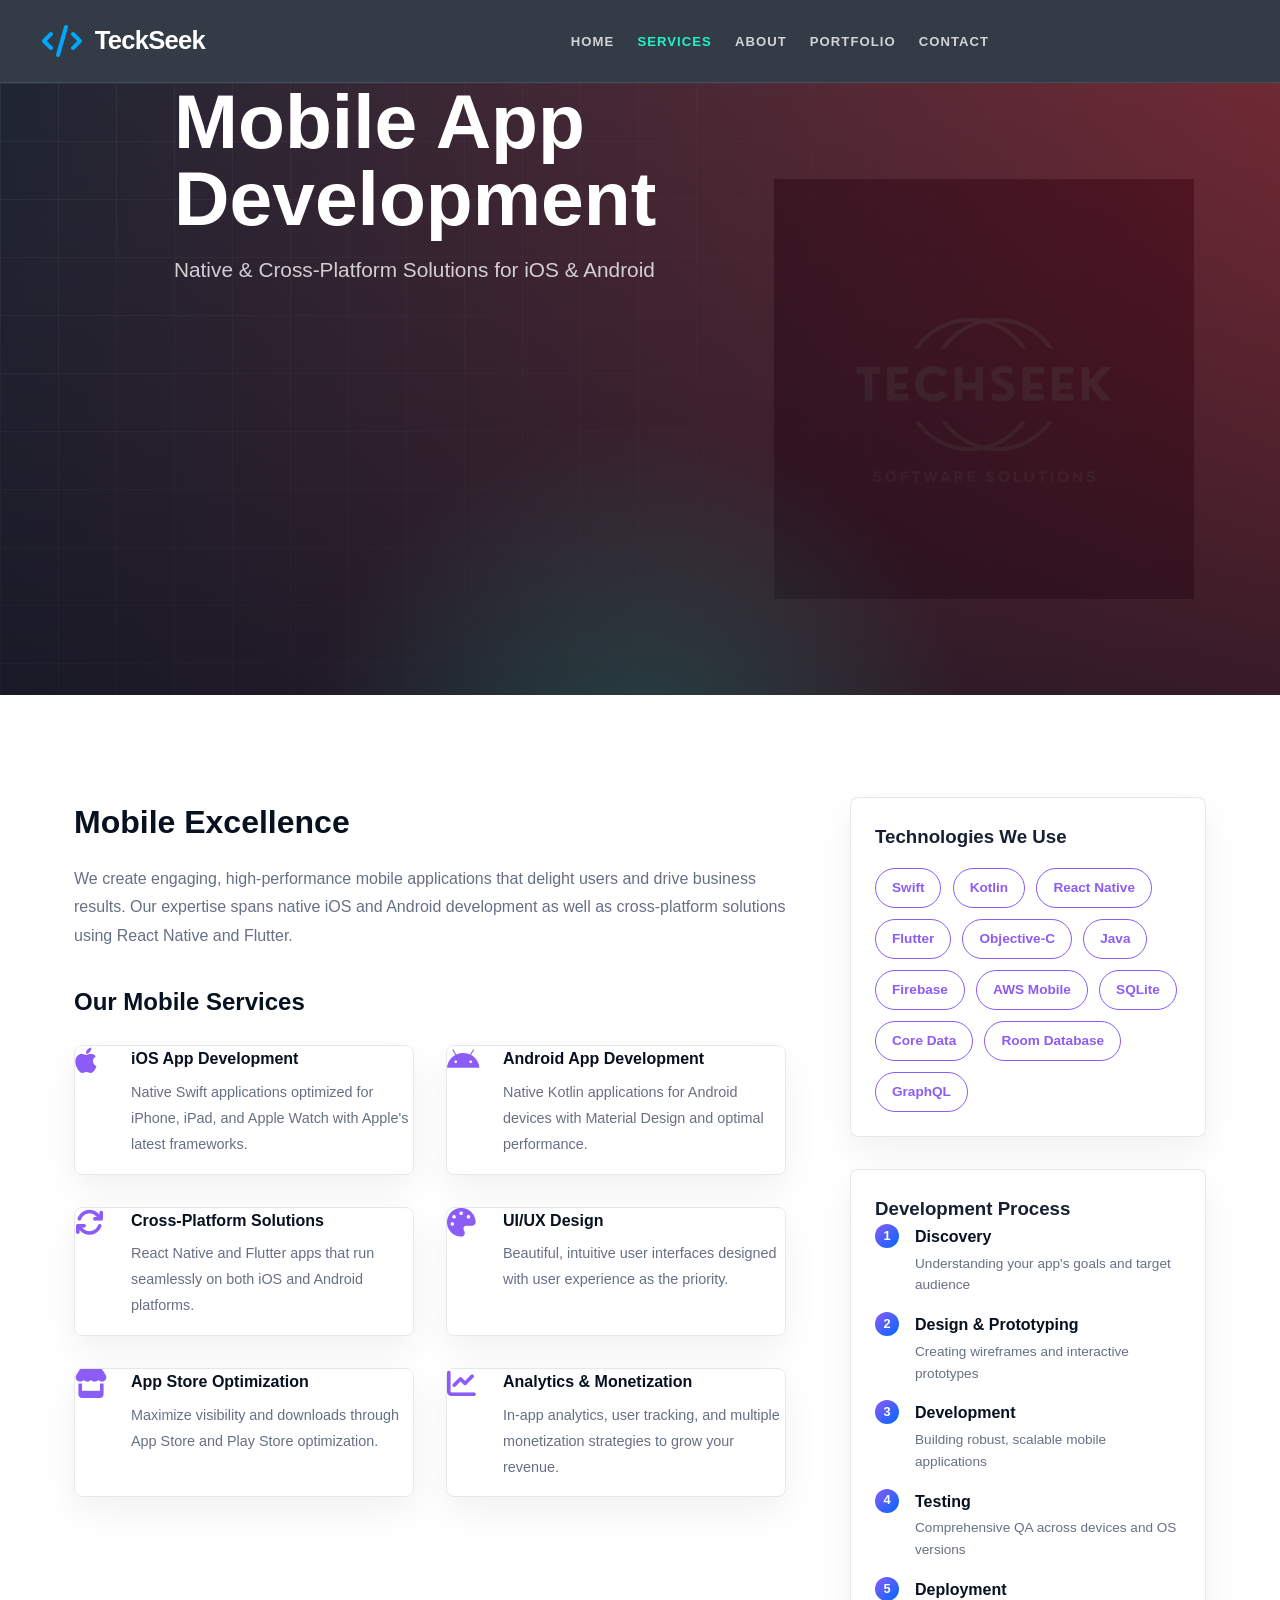
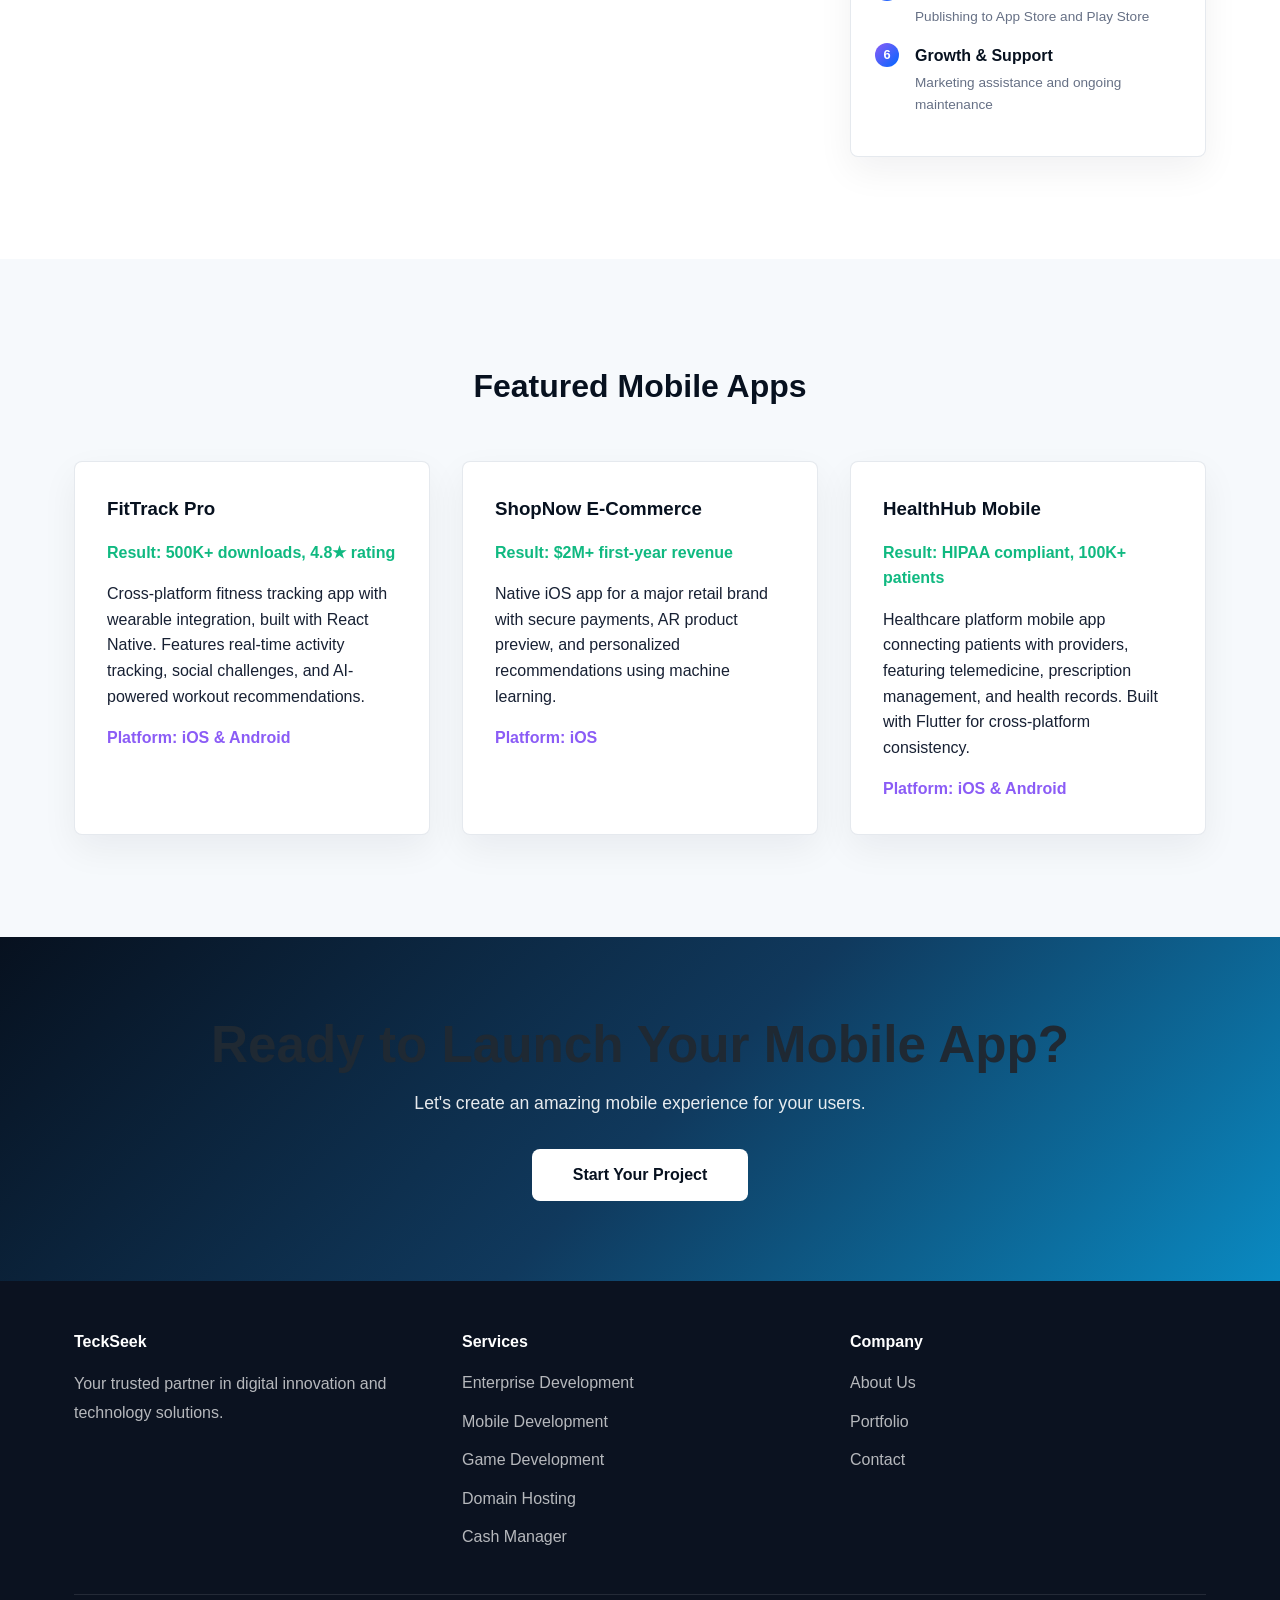
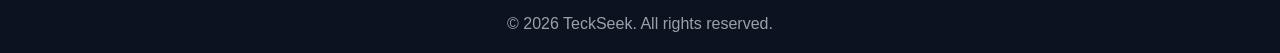
<file: mobile.html>
<!DOCTYPE html>
<html lang="en">
<head>
    <meta charset="UTF-8">
    <meta name="viewport" content="width=device-width, initial-scale=1.0">
    <title>Mobile App Development | iOS Android | TeckSeek</title>
    <link rel="stylesheet" href="styles.css">
    <link rel="stylesheet" href="https://cdnjs.cloudflare.com/ajax/libs/font-awesome/6.4.0/css/all.min.css">
</head>
<body>
    <!-- Navigation -->
    <nav class="navbar">
        <div class="nav-container">
            <div class="logo">
                <i class="fas fa-code"></i> TeckSeek
            </div>
            <div class="nav-menu" id="navMenu">
                <a href="index.html" class="nav-link">Home</a>
                <a href="index.html#services" class="nav-link active">Services</a>
                <a href="index.html#about" class="nav-link">About</a>
                <a href="index.html#portfolio" class="nav-link">Portfolio</a>
                <a href="index.html#contact" class="nav-link">Contact</a>
            </div>
            <div class="hamburger" id="hamburger">
                <span></span>
                <span></span>
                <span></span>
            </div>
        </div>
    </nav>

    <!-- Hero Section -->
    <section class="hero" style="background: linear-gradient(135deg, #1a1a2e 0%, #2a2a4e 50%, #00d4ff 100%);">
        <div class="hero-content">
            <h1>Mobile App Development</h1>
            <p>Native & Cross-Platform Solutions for iOS & Android</p>
        </div>
        <div class="hero-background"></div>
    </section>

    <!-- Service Details Section -->
    <section class="service-details">
        <div class="container">
            <div class="details-grid">
                <div class="details-content">
                    <h2>Mobile Excellence</h2>
                    <p>We create engaging, high-performance mobile applications that delight users and drive business results. Our expertise spans native iOS and Android development as well as cross-platform solutions using React Native and Flutter.</p>
                    
                    <h3>Our Mobile Services</h3>
                    <div class="features-list">
                        <div class="feature-item">
                            <i class="fab fa-apple"></i>
                            <div>
                                <h4>iOS App Development</h4>
                                <p>Native Swift applications optimized for iPhone, iPad, and Apple Watch with Apple's latest frameworks.</p>
                            </div>
                        </div>
                        <div class="feature-item">
                            <i class="fab fa-android"></i>
                            <div>
                                <h4>Android App Development</h4>
                                <p>Native Kotlin applications for Android devices with Material Design and optimal performance.</p>
                            </div>
                        </div>
                        <div class="feature-item">
                            <i class="fas fa-sync"></i>
                            <div>
                                <h4>Cross-Platform Solutions</h4>
                                <p>React Native and Flutter apps that run seamlessly on both iOS and Android platforms.</p>
                            </div>
                        </div>
                        <div class="feature-item">
                            <i class="fas fa-palette"></i>
                            <div>
                                <h4>UI/UX Design</h4>
                                <p>Beautiful, intuitive user interfaces designed with user experience as the priority.</p>
                            </div>
                        </div>
                        <div class="feature-item">
                            <i class="fas fa-store"></i>
                            <div>
                                <h4>App Store Optimization</h4>
                                <p>Maximize visibility and downloads through App Store and Play Store optimization.</p>
                            </div>
                        </div>
                        <div class="feature-item">
                            <i class="fas fa-chart-line"></i>
                            <div>
                                <h4>Analytics & Monetization</h4>
                                <p>In-app analytics, user tracking, and multiple monetization strategies to grow your revenue.</p>
                            </div>
                        </div>
                    </div>
                </div>

                <div class="details-sidebar">
                    <div class="tech-stack">
                        <h3>Technologies We Use</h3>
                        <div class="tech-tags">
                            <span class="tech-tag">Swift</span>
                            <span class="tech-tag">Kotlin</span>
                            <span class="tech-tag">React Native</span>
                            <span class="tech-tag">Flutter</span>
                            <span class="tech-tag">Objective-C</span>
                            <span class="tech-tag">Java</span>
                            <span class="tech-tag">Firebase</span>
                            <span class="tech-tag">AWS Mobile</span>
                            <span class="tech-tag">SQLite</span>
                            <span class="tech-tag">Core Data</span>
                            <span class="tech-tag">Room Database</span>
                            <span class="tech-tag">GraphQL</span>
                        </div>
                    </div>

                    <div class="process-box">
                        <h3>Development Process</h3>
                        <ol class="process-steps">
                            <li>
                                <strong>Discovery</strong>
                                <p>Understanding your app's goals and target audience</p>
                            </li>
                            <li>
                                <strong>Design & Prototyping</strong>
                                <p>Creating wireframes and interactive prototypes</p>
                            </li>
                            <li>
                                <strong>Development</strong>
                                <p>Building robust, scalable mobile applications</p>
                            </li>
                            <li>
                                <strong>Testing</strong>
                                <p>Comprehensive QA across devices and OS versions</p>
                            </li>
                            <li>
                                <strong>Deployment</strong>
                                <p>Publishing to App Store and Play Store</p>
                            </li>
                            <li>
                                <strong>Growth & Support</strong>
                                <p>Marketing assistance and ongoing maintenance</p>
                            </li>
                        </ol>
                    </div>
                </div>
            </div>
        </div>
    </section>

    <!-- Portfolio Section -->
    <section class="case-studies">
        <div class="container">
            <h2>Featured Mobile Apps</h2>
            <div class="studies-grid">
                <div class="study-card">
                    <h3>FitTrack Pro</h3>
                    <p class="study-result"><strong>Result:</strong> 500K+ downloads, 4.8★ rating</p>
                    <p>Cross-platform fitness tracking app with wearable integration, built with React Native. Features real-time activity tracking, social challenges, and AI-powered workout recommendations.</p>
                    <p class="study-challenge"><strong>Platform:</strong> iOS & Android</p>
                </div>
                <div class="study-card">
                    <h3>ShopNow E-Commerce</h3>
                    <p class="study-result"><strong>Result:</strong> $2M+ first-year revenue</p>
                    <p>Native iOS app for a major retail brand with secure payments, AR product preview, and personalized recommendations using machine learning.</p>
                    <p class="study-challenge"><strong>Platform:</strong> iOS</p>
                </div>
                <div class="study-card">
                    <h3>HealthHub Mobile</h3>
                    <p class="study-result"><strong>Result:</strong> HIPAA compliant, 100K+ patients</p>
                    <p>Healthcare platform mobile app connecting patients with providers, featuring telemedicine, prescription management, and health records. Built with Flutter for cross-platform consistency.</p>
                    <p class="study-challenge"><strong>Platform:</strong> iOS & Android</p>
                </div>
            </div>
        </div>
    </section>

    <!-- CTA Section -->
    <section class="cta-section">
        <div class="container">
            <h2>Ready to Launch Your Mobile App?</h2>
            <p>Let's create an amazing mobile experience for your users.</p>
            <button class="cta-button-white" onclick="window.location.href='index.html#contact'">Start Your Project</button>
        </div>
    </section>

    <!-- Footer -->
    <footer class="footer">
        <div class="container">
            <div class="footer-content">
                <div class="footer-section">
                    <h4>TeckSeek</h4>
                    <p>Your trusted partner in digital innovation and technology solutions.</p>
                </div>
                <div class="footer-section">
                    <h4>Services</h4>
                    <ul>
<li><a href="enterprise.html">Enterprise Development</a></li>
                        <li><a href="#">Mobile Development</a></li>
                        <li><a href="games.html">Game Development</a></li>
                        <li><a href="hosting.html">Domain Hosting</a></li>
                        <li><a href="cashmanager.html">Cash Manager</a></li>
                    </ul>
                </div>
                <div class="footer-section">
                    <h4>Company</h4>
                    <ul>
                        <li><a href="index.html#about">About Us</a></li>
                        <li><a href="index.html#portfolio">Portfolio</a></li>
                        <li><a href="index.html#contact">Contact</a></li>
                    </ul>
                </div>
            </div>
            <div class="footer-bottom">
                <p>&copy; 2026 TeckSeek. All rights reserved.</p>
            </div>
        </div>
    </footer>

    <style>
        .service-details {
            padding: 5rem 0;
            background: white;
        }

        .details-grid {
            display: grid;
            grid-template-columns: 2fr 1fr;
            gap: 3rem;
        }

        .details-content h2 {
            font-size: 2rem;
            margin-bottom: 1rem;
            color: var(--dark-color);
        }

        .details-content h3 {
            font-size: 1.5rem;
            margin-top: 2rem;
            margin-bottom: 1rem;
            color: var(--dark-color);
        }

        .details-content p {
            color: var(--text-light);
            line-height: 1.8;
            margin-bottom: 1rem;
        }

        .features-list {
            display: grid;
            grid-template-columns: repeat(2, 1fr);
            gap: 2rem;
            margin-top: 1.5rem;
        }

        .feature-item {
            display: flex;
            gap: 1rem;
        }

        .feature-item i {
            font-size: 1.8rem;
            color: var(--secondary-color);
            min-width: 40px;
        }

        .feature-item h4 {
            color: var(--dark-color);
            margin-bottom: 0.5rem;
        }

        .feature-item p {
            font-size: 0.9rem;
            color: var(--text-light);
        }

        .details-sidebar {
            display: flex;
            flex-direction: column;
            gap: 2rem;
        }

        .tech-stack {
            background: linear-gradient(135deg, var(--light-color), #e0e8ff);
            padding: 1.5rem;
            border-radius: var(--border-radius);
        }

        .tech-stack h3 {
            margin-top: 0;
            margin-bottom: 1rem;
        }

        .tech-tags {
            display: flex;
            flex-wrap: wrap;
            gap: 0.7rem;
        }

        .tech-tag {
            background: white;
            color: var(--secondary-color);
            padding: 0.5rem 1rem;
            border-radius: 20px;
            font-size: 0.85rem;
            font-weight: 600;
            border: 1px solid var(--secondary-color);
        }

        .process-box {
            background: white;
            border: 1px solid #ddd;
            padding: 1.5rem;
            border-radius: var(--border-radius);
        }

        .process-box h3 {
            margin-top: 0;
        }

        .process-steps {
            list-style: none;
            counter-reset: step-counter;
        }

        .process-steps li {
            counter-increment: step-counter;
            margin-bottom: 1rem;
            padding-left: 2.5rem;
            position: relative;
        }

        .process-steps li::before {
            content: counter(step-counter);
            position: absolute;
            left: 0;
            top: 0;
            background: linear-gradient(135deg, var(--secondary-color), #0066ff);
            color: white;
            width: 24px;
            height: 24px;
            border-radius: 50%;
            display: flex;
            align-items: center;
            justify-content: center;
            font-weight: bold;
            font-size: 0.8rem;
        }

        .process-steps strong {
            color: var(--dark-color);
            display: block;
            margin-bottom: 0.2rem;
        }

        .process-steps p {
            font-size: 0.85rem;
            color: var(--text-light);
            margin: 0;
        }

        .case-studies {
            padding: 5rem 0;
            background-color: var(--light-color);
        }

        .case-studies h2 {
            text-align: center;
            font-size: 2rem;
            margin-bottom: 3rem;
            color: var(--dark-color);
        }

        .studies-grid {
            display: grid;
            grid-template-columns: repeat(auto-fit, minmax(300px, 1fr));
            gap: 2rem;
        }

        .study-card {
            background: white;
            padding: 2rem;
            border-radius: var(--border-radius);
            box-shadow: var(--box-shadow);
            border-left: 4px solid var(--secondary-color);
        }

        .study-card h3 {
            color: var(--dark-color);
            margin-bottom: 1rem;
        }

        .study-result {
            color: #10b981;
            font-weight: 600;
            margin-bottom: 1rem;
        }

        .study-challenge {
            color: var(--secondary-color);
            font-weight: 600;
            margin-top: 1rem;
        }

        @media (max-width: 768px) {
            .details-grid {
                grid-template-columns: 1fr;
            }

            .features-list {
                grid-template-columns: 1fr;
            }

            .case-studies {
                padding: 3rem 0;
            }

            .studies-grid {
                grid-template-columns: 1fr;
            }
        }
    </style>

    <script src="script.js"></script>
</body>
</html>
</file>
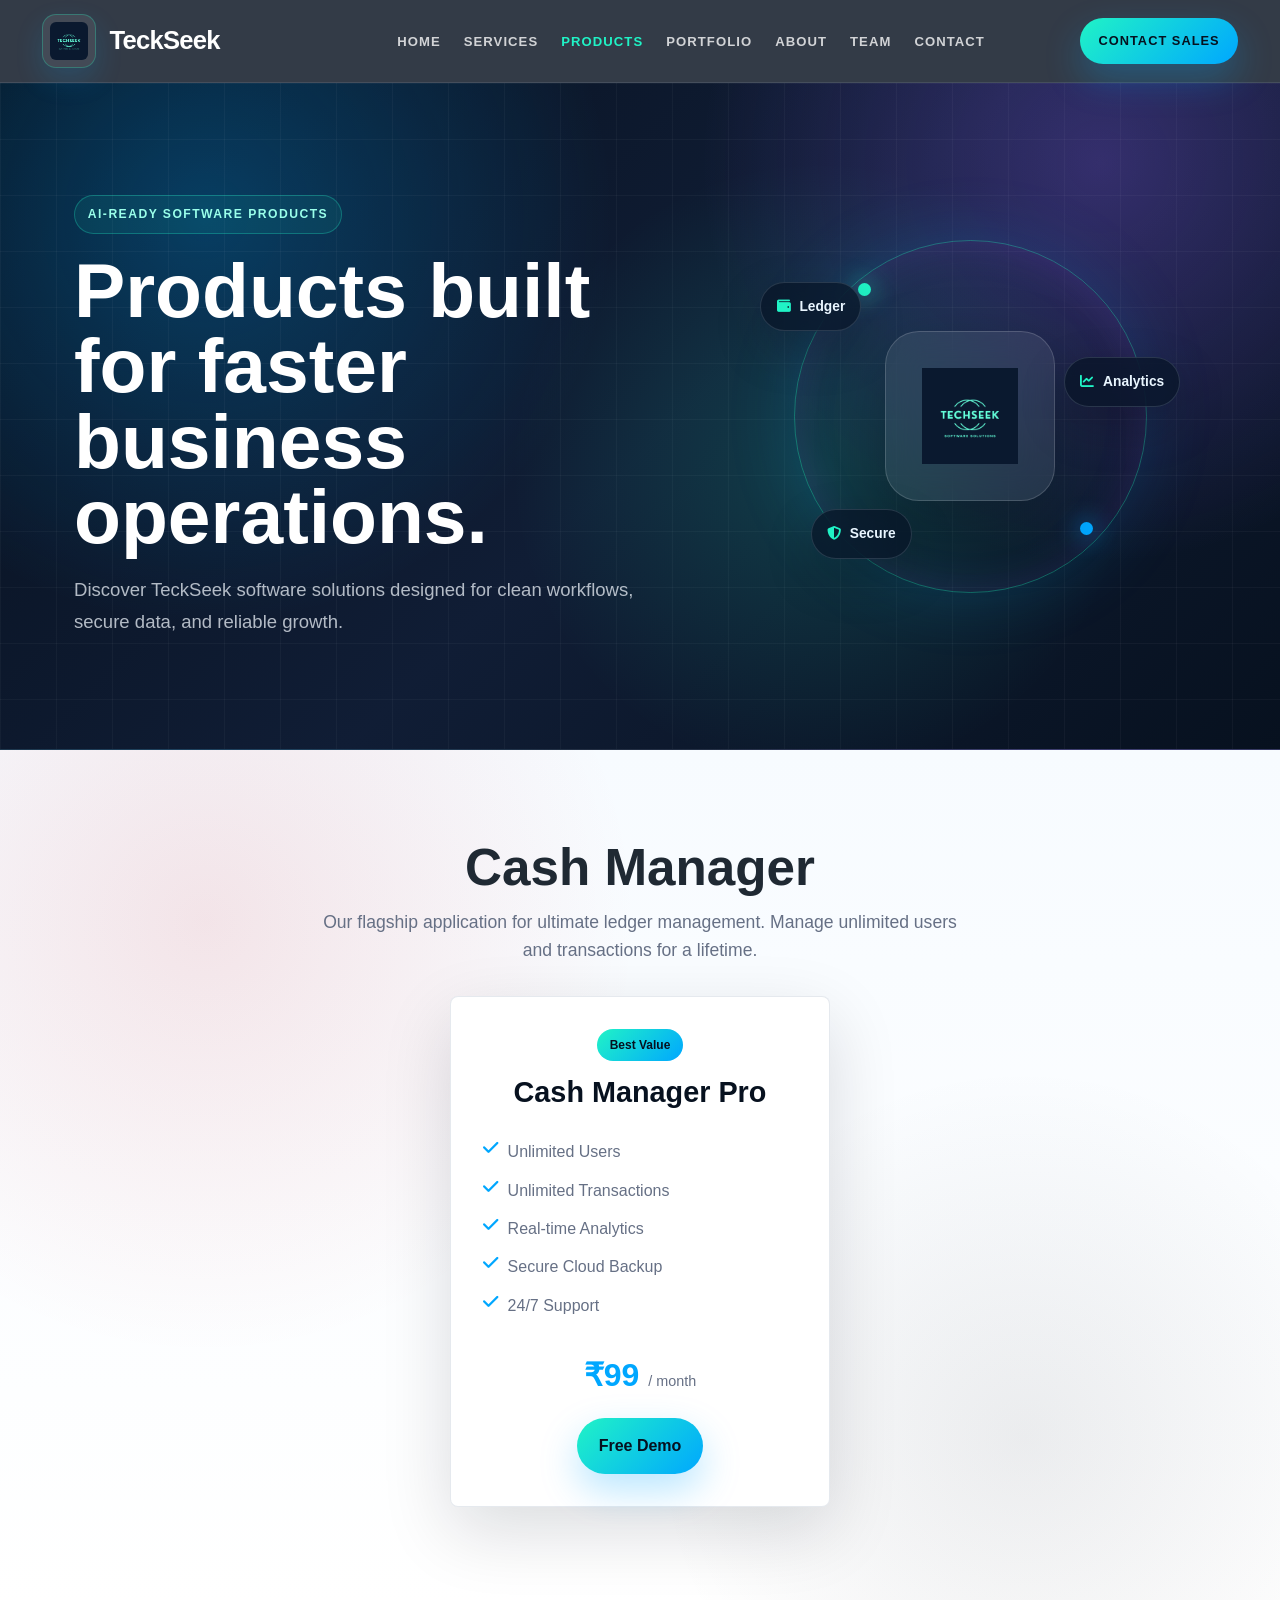
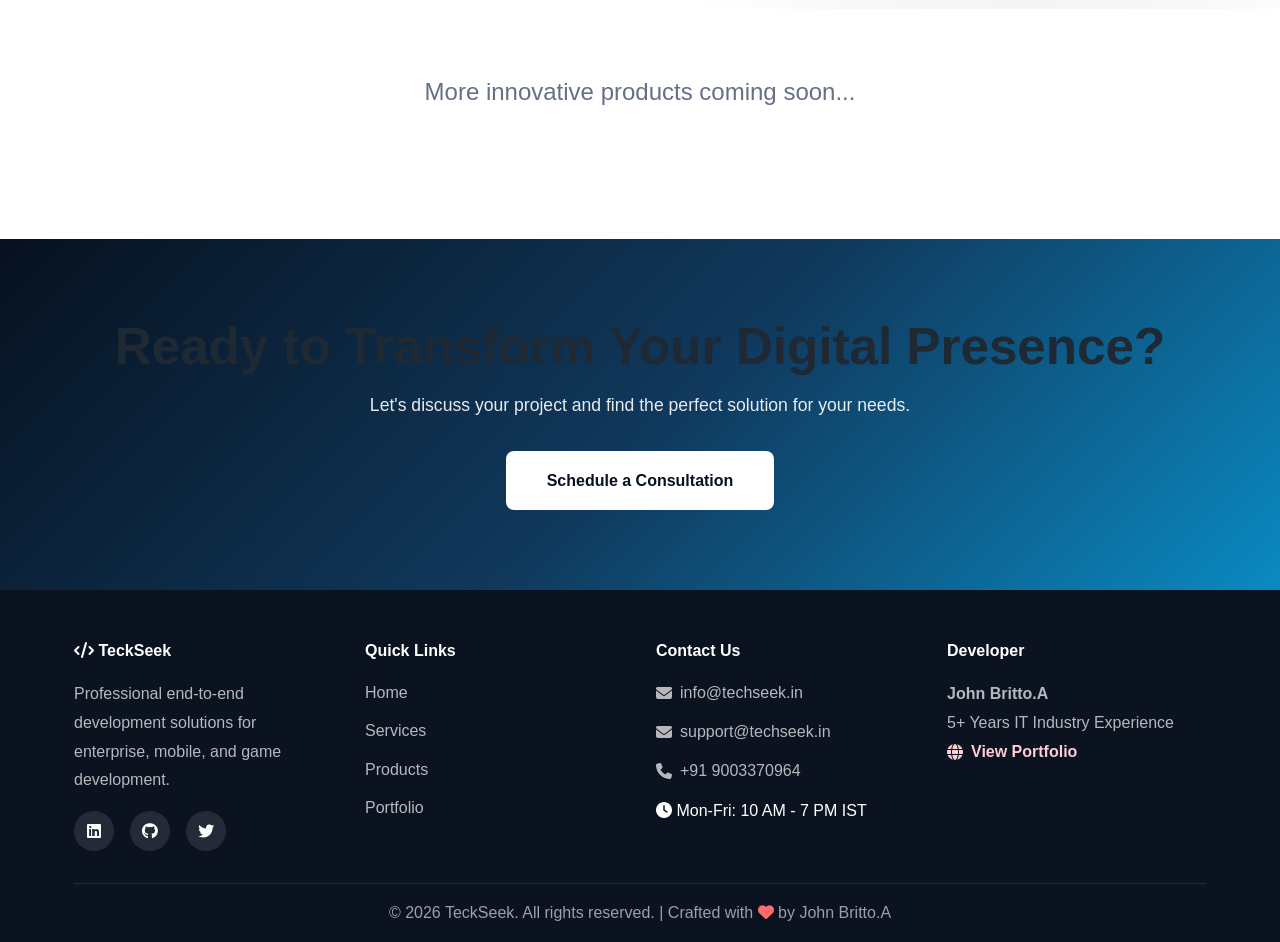
<file: products.html>
<!DOCTYPE html>
<html lang="en">
<head>
    <meta charset="UTF-8">
    <meta name="viewport" content="width=device-width, initial-scale=1.0">
    <title>Products - TeckSeek | Premium Software Solutions</title>
    <link rel="icon" type="image/png" href="company_logo.png">
    <link rel="stylesheet" href="styles.css">
    <link rel="stylesheet" href="https://cdnjs.cloudflare.com/ajax/libs/font-awesome/6.4.0/css/all.min.css">
    <style>
        .page-header {
            padding: 8rem 0 4rem;
            text-align: center;
            background: linear-gradient(135deg, rgba(208, 0, 0, 0.05), rgba(255, 107, 107, 0.05));
            border-bottom: 1px solid rgba(208, 0, 0, 0.1);
        }
        .page-header h1 {
            font-size: clamp(2.5rem, 5vw, 4rem);
            color: var(--dark-color);
            margin-bottom: 1rem;
            animation: slideInUp 0.8s ease-out;
        }
        .page-header p {
            font-size: 1.2rem;
            color: var(--text-light);
            max-width: 600px;
            margin: 0 auto;
            animation: fadeIn 1s ease-out 0.3s both;
        }
    </style>
</head>
<body class="products-page">
    <!-- Navigation -->
    <nav class="navbar">
        <div class="nav-container">
            <div class="logo">
                <a href="index.html" style="text-decoration: none; color: inherit; display: flex; align-items: center; gap: 0.8rem;">
                    <img src="company_logo.png" alt="TeckSeek Logo" class="logo-image">
                    TeckSeek
                </a>
            </div>
            <div class="nav-menu" id="navMenu">
                <a href="index.html#home" class="nav-link">Home</a>
                <a href="index.html#services" class="nav-link">Services</a>
                <a href="products.html" class="nav-link active">Products</a>
                <a href="index.html#portfolio" class="nav-link">Portfolio</a>
                <a href="index.html#about" class="nav-link">About</a>
                <a href="index.html#team" class="nav-link">Team</a>
                <a href="index.html#contact" class="nav-link">Contact</a>
            </div>
            <div class="nav-actions">
                <a href="index.html#contact" class="nav-icon-link" aria-label="Search"><i class="fas fa-search"></i></a>
                <a href="index.html#contact" class="nav-icon-link"><i class="fas fa-globe"></i> English</a>
                <a href="index.html#contact" class="nav-button" style="text-decoration: none;">Contact Sales</a>
            </div>
            <div class="hamburger" id="hamburger">
                <span></span>
                <span></span>
                <span></span>
            </div>
        </div>
    </nav>

    <!-- Page Header -->
    <header class="page-header">
        <div class="page-header-inner container">
            <div class="page-header-copy">
                <span class="eyebrow">AI-ready software products</span>
                <h1>Products built for faster business operations.</h1>
                <p>Discover TeckSeek software solutions designed for clean workflows, secure data, and reliable growth.</p>
            </div>
            <div class="product-hero-visual" aria-hidden="true">
                <div class="product-orbit"></div>
                <div class="product-core">
                    <img src="company_logo.png" alt="">
                </div>
                <div class="product-chip product-chip-one"><i class="fas fa-wallet"></i> Ledger</div>
                <div class="product-chip product-chip-two"><i class="fas fa-chart-line"></i> Analytics</div>
                <div class="product-chip product-chip-three"><i class="fas fa-shield-alt"></i> Secure</div>
            </div>
        </div>
    </header>

    <!-- Cash Manager Section -->
    <section id="cash-manager" class="cash-manager" style="padding-top: 4rem;">
        <div class="container">
            <h2>Cash Manager</h2>
            <p class="section-subtitle">Our flagship application for ultimate ledger management. Manage unlimited users and transactions for a lifetime.</p>
            <div class="cash-card">
                <div class="cash-card-header">
                    <span class="cash-badge">Best Value</span>
                    <h3>Cash Manager Pro</h3>
                </div>
                <div class="cash-card-body">
                    <ul class="cash-features">
                        <li><i class="fas fa-check"></i> Unlimited Users</li>
                        <li><i class="fas fa-check"></i> Unlimited Transactions</li>
                        <li><i class="fas fa-check"></i> Real‑time Analytics</li>
                        <li><i class="fas fa-check"></i> Secure Cloud Backup</li>
                        <li><i class="fas fa-check"></i> 24/7 Support</li>
                    </ul>
                </div>
                <div class="cash-card-footer">
                    <div class="price">₹99 <span class="per-month">/ month</span></div>
                    <a href="https://myledger.techseek.in" target="_blank" class="cta-button">Free Demo</a>
                </div>
            </div>
        </div>
    </section>

    <!-- More Products Coming Soon -->
    <section style="padding: 4rem 0 8rem; text-align: center; background: #fff;">
        <div class="container">
            <h3 style="color: var(--text-light); font-weight: 400; font-size: 1.5rem;">More innovative products coming soon...</h3>
        </div>
    </section>

    <!-- CTA Section -->
    <section class="cta-section">
        <div class="container">
            <h2>Ready to Transform Your Digital Presence?</h2>
            <p>Let's discuss your project and find the perfect solution for your needs.</p>
            <a href="index.html#contact" class="cta-button-white" style="text-decoration: none; display: inline-block;">Schedule a Consultation</a>
        </div>
    </section>

    <!-- Footer -->
    <footer class="footer">
        <div class="container">
            <div class="footer-content">
                <div class="footer-section">
                    <h4><i class="fas fa-code"></i> TeckSeek</h4>
                    <p>Professional end-to-end development solutions for enterprise, mobile, and game development.</p>
                    <div class="social-links">
                        <a href="#" title="LinkedIn"><i class="fab fa-linkedin"></i></a>
                        <a href="#" title="GitHub"><i class="fab fa-github"></i></a>
                        <a href="#" title="Twitter"><i class="fab fa-twitter"></i></a>
                    </div>
                </div>
                <div class="footer-section">
                    <h4>Quick Links</h4>
                    <ul>
                        <li><a href="index.html#home">Home</a></li>
                        <li><a href="index.html#services">Services</a></li>
                        <li><a href="products.html">Products</a></li>
                        <li><a href="index.html#portfolio">Portfolio</a></li>
                    </ul>
                </div>
                <div class="footer-section">
                    <h4>Contact Us</h4>
                    <ul style="list-style: none;">
                        <li><a href="mailto:info@techseek.in"><i class="fas fa-envelope"></i> info@techseek.in</a></li>
                        <li><a href="mailto:support@techseek.in"><i class="fas fa-envelope"></i> support@techseek.in</a></li>
                        <li><a href="tel:+919003370964"><i class="fas fa-phone"></i> +91 9003370964</a></li>
                        <li><i class="fas fa-clock"></i> Mon-Fri: 10 AM - 7 PM IST</li>
                    </ul>
                </div>
                <div class="footer-section">
                    <h4>Developer</h4>
                    <p><strong>John Britto.A</strong></p>
                    <p>5+ Years IT Industry Experience</p>
                    <p><a href="https://johnbrittojb9585.github.io/portfolio/" target="_blank" class="footer-link"><i class="fas fa-globe"></i> View Portfolio</a></p>
                </div>
            </div>
            <div class="footer-bottom">
                <p>&copy; 2026 TeckSeek. All rights reserved. | Crafted with <i class="fas fa-heart" style="color: #ff6b6b;"></i> by John Britto.A</p>
            </div>
        </div>
    </footer>

    <script src="script.js"></script>
</body>
</html>
</file>
<file: styles.css>
/* ==================== Root & General Styles ==================== */
:root {
    --primary-color: #d00000;
    --secondary-color: #ff6b6b;
    --dark-color: #1a1a1a;
    --light-color: #f8f8f8;
    --text-color: #333;
    --text-light: #666;
    --border-radius: 10px;
    --box-shadow: 0 10px 30px rgba(0, 0, 0, 0.08);
    --transition: all 0.3s ease;
}

* {
    margin: 0;
    padding: 0;
    box-sizing: border-box;
}

html {
    scroll-behavior: smooth;
}

body {
    font-family: Proxima Nova, Arial, "sans-serif";
    line-height: 1.6;
    color: var(--text-color);
    background-color: #fff;
    overflow-x: hidden;
}

.container {
    width: 100%;
    margin: 0 auto;
    padding: 0 20px;
}

/* ==================== Animations ==================== */
@keyframes float {
    0%, 100% { transform: translateY(0px); }
    50% { transform: translateY(-20px); }
}

@keyframes spin {
    0% { transform: rotate(0deg); }
    100% { transform: rotate(360deg); }
}

@keyframes pulse {
    0%, 100% { opacity: 1; }
    50% { opacity: 0.5; }
}

@keyframes slideInUp {
    from {
        opacity: 0;
        transform: translateY(30px);
    }
    to {
        opacity: 1;
        transform: translateY(0);
    }
}

@keyframes slideInLeft {
    from {
        opacity: 0;
        transform: translateX(-30px);
    }
    to {
        opacity: 1;
        transform: translateX(0);
    }
}

@keyframes slideInRight {
    from {
        opacity: 0;
        transform: translateX(30px);
    }
    to {
        opacity: 1;
        transform: translateX(0);
    }
}

@keyframes fadeIn {
    from { opacity: 0; }
    to { opacity: 1; }
}

@keyframes glow {
    0%, 100% { box-shadow: 0 0 20px rgba(208, 0, 0, 0.3); }
    50% { box-shadow: 0 0 40px rgba(255, 107, 107, 0.6); }
}

@keyframes pulse-glow {
    0%, 100% { 
        box-shadow: 0 0 0 0 rgba(208, 0, 0, 0.7);
    }
    50% {
        box-shadow: 0 0 0 10px rgba(208, 0, 0, 0);
    }
}

@keyframes shapeFloat {
    0%, 100% { transform: translate(0, 0) rotate(0deg); }
    25% { transform: translate(20px, -20px) rotate(90deg); }
    50% { transform: translate(0, 40px) rotate(180deg); }
    75% { transform: translate(-20px, -20px) rotate(270deg); }
}

@keyframes wave {
    0% { transform: translateX(0); }
    100% { transform: translateX(100%); }
}

@keyframes dash {
    to { stroke-dashoffset: -1000; }
}

@keyframes scaleIn {
    from {
        opacity: 0;
        transform: scale(0.8);
    }
    to {
        opacity: 1;
        transform: scale(1);
    }
}

/* ==================== Navigation ==================== */
.navbar {
    background: white;
    color: var(--text-color);
    padding: 1.2rem 0;
    position: sticky;
    top: 0;
    z-index: 1000;
    box-shadow: 0 2px 10px rgba(0, 0, 0, 0.05);
    border-bottom: 1px solid #f0f0f0;
}

.nav-container {
    display: flex;
    justify-content: space-between;
    align-items: center;
    width: 100%;
    margin: 0 auto;
    padding: 0 20px;
}

.logo {
    font-size: 1.8rem;
    font-weight: 700;
    display: flex;
    align-items: center;
    gap: 0.8rem;
    letter-spacing: -0.5px;
    color: var(--dark-color);
}

.logo-image {
    height: 40px;
    width: auto;
    object-fit: contain;
}

.logo i {
    color: var(--primary-color);
    font-size: 2rem;
}

.nav-menu {
    display: flex;
    gap: 2rem;
    align-items: center;
}

.nav-link {
    color: var(--text-color);
    text-decoration: none;
    transition: var(--transition);
    position: relative;
    font-weight: 500;
    font-size: 0.95rem;
}

.nav-link:hover,
.nav-link.active {
    color: var(--primary-color);
}

.nav-link::after {
    content: '';
    position: absolute;
    bottom: -5px;
    left: 0;
    width: 0;
    height: 2px;
    background-color: var(--primary-color);
    transition: var(--transition);
}

.nav-link:hover::after,
.nav-link.active::after {
    width: 100%;
}

.nav-actions {
    display: flex;
    align-items: center;
    gap: 1rem;
}

.nav-contact {
    color: var(--text-color);
    text-decoration: none;
    font-size: 0.95rem;
    font-weight: 500;
}

.nav-button {
    background: var(--primary-color);
    color: white;
    border: none;
    padding: 0.8rem 1.4rem;
    font-weight: 700;
    font-size: 0.9rem;
    letter-spacing: 0.8px;
    cursor: pointer;
    transition: var(--transition);
    border-radius: 0;
}

.nav-button:hover {
    background: #b80000;
}

.hamburger {
    display: none;
    flex-direction: column;
    cursor: pointer;
    gap: 0.5rem;
}

.hamburger span {
    width: 25px;
    height: 3px;
    background-color: var(--text-color);
    border-radius: 3px;
    transition: var(--transition);
}

/* ==================== Hero Section ==================== */
.hero {
    position: relative;
    min-height: 90vh;
    display: flex;
    align-items: center;
    justify-content: center;
    overflow: hidden;
    background: linear-gradient(180deg, #faf7f6 0%, #ffffff 100%);
    color: var(--dark-color);
    padding: 4rem 0;
}

.hero-inner {
    display: grid;
    grid-template-columns: 1.3fr 0.9fr;
    gap: 2rem;
    align-items: center;
    width: 100%;
}

.hero-copy {
    display: flex;
    flex-direction: column;
    gap: 1.6rem;
    max-width: 600px;
}

.eyebrow {
    font-size: 0.95rem;
    letter-spacing: 1px;
    text-transform: uppercase;
    color: var(--primary-color);
    font-weight: 700;
}

.hero-copy h1 {
    font-size: clamp(3rem, 4vw, 4.5rem);
    line-height: 1.05;
    margin: 0;
}

.hero-description {
    max-width: 560px;
    font-size: 1.05rem;
    color: var(--text-light);
    line-height: 1.8;
}

.hero-buttons {
    display: flex;
    align-items: center;
    gap: 1rem;
    flex-wrap: wrap;
}

.hero-stats {
    display: grid;
    grid-template-columns: repeat(3, minmax(120px, 1fr));
    gap: 1rem;
    margin-top: 1rem;
}

.hero-stats div {
    background: white;
    border: 1px solid #f0f0f0;
    padding: 1rem 1.2rem;
    box-shadow: 0 10px 25px rgba(0, 0, 0, 0.05);
}

.hero-stats strong {
    display: block;
    font-size: 1.5rem;
    color: var(--primary-color);
    margin-bottom: 0.4rem;
}

.hero-stats span {
    display: block;
    color: var(--text-light);
    font-size: 0.95rem;
}

.hero-panel {
    display: flex;
    justify-content: flex-end;
}

.hero-card {
    width: 100%;
    max-width: 420px;
    background: white;
    border: 1px solid #f0f0f0;
    box-shadow: 0 20px 45px rgba(0, 0, 0, 0.08);
    padding: 2rem;
    border-radius: 0;
    display: flex;
    flex-direction: column;
    gap: 1.5rem;
}

.hero-card-header {
    display: flex;
    justify-content: space-between;
    gap: 1rem;
    align-items: flex-start;
    border-bottom: 1px solid #f0f0f0;
    padding-bottom: 1rem;
}

.hero-card-header span {
    display: block;
    color: var(--text-light);
    text-transform: uppercase;
    letter-spacing: 1px;
    font-size: 0.8rem;
}

.hero-card-header strong {
    display: block;
    font-size: 1.25rem;
    color: var(--dark-color);
}

.hero-search {
    display: grid;
    gap: 1rem;
}

.hero-field {
    display: flex;
    flex-direction: column;
    gap: 0.5rem;
}

.hero-field label {
    color: var(--text-light);
    font-size: 0.85rem;
    font-weight: 600;
}

.hero-field select,
.hero-field input {
    width: 100%;
    padding: 1rem 1.1rem;
    border: 1px solid #e6e2e0;
    border-radius: 0;
    background: #faf7f6;
    font-family: inherit;
    color: var(--dark-color);
    transition: var(--transition);
}

.hero-field select:focus,
.hero-field input:focus {
    outline: none;
    border-color: var(--primary-color);
    box-shadow: 0 0 0 3px rgba(208, 0, 0, 0.1);
    background: white;
}

.search-button {
    border: none;
    background: var(--primary-color);
    color: white;
    padding: 1rem 1.2rem;
    cursor: pointer;
    font-weight: 700;
    text-transform: uppercase;
    letter-spacing: 0.8px;
    transition: var(--transition);
    border-radius: 0;
}

.search-button:hover {
    background: #b80000;
}

.hero-card-footer {
    display: grid;
    gap: 1rem;
    border-top: 1px solid #f0f0f0;
    padding-top: 1rem;
}

.hero-card-footer span {
    display: block;
    color: var(--text-light);
    font-size: 0.85rem;
}

.hero-card-footer a {
    color: var(--primary-color);
    text-decoration: none;
    font-weight: 700;
}

.hero-card-footer a:hover {
    color: #b80000;
}

.hero .cta-button {
    animation: slideInUp 1s ease 0.8s both;
}

/* ==================== Buttons ==================== */
.cta-button {
    background: var(--primary-color);
    color: white;
    border: none;
    padding: 1rem 2.5rem;
    font-size: 1rem;
    border-radius: 0;
    cursor: pointer;
    transition: var(--transition);
    box-shadow: 0 4px 15px rgba(208, 0, 0, 0.25);
    font-weight: 600;
    letter-spacing: 0.5px;
}

.cta-button:hover {
    background: #b80000;
    transform: translateY(-2px);
    box-shadow: 0 6px 20px rgba(208, 0, 0, 0.35);
}

.cta-button-white {
    background: white;
    color: var(--primary-color);
    border: 2px solid var(--primary-color);
    padding: 1rem 2.5rem;
    font-size: 1rem;
    border-radius: 0;
    cursor: pointer;
    transition: var(--transition);
    box-shadow: 0 2px 10px rgba(0, 0, 0, 0.05);
    font-weight: 600;
    letter-spacing: 0.5px;
}

.cta-button-white:hover {
    background: var(--primary-color);
    color: white;
    transform: translateY(-2px);
    box-shadow: 0 6px 20px rgba(208, 0, 0, 0.25);
}

/* ==================== Services Section ==================== */
.services {
    padding: 6rem 0;
    background-color: #ffffff;
}

.services h2 {
    text-align: center;
    font-size: 2.8rem;
    margin-bottom: 1rem;
    color: var(--dark-color);
    font-weight: 700;
}

.section-subtitle {
    text-align: center;
    color: var(--text-light);
    font-size: 1rem;
    margin-bottom: 4rem;
    font-weight: 300;
}

.services-grid {
    display: grid;
    grid-template-columns: repeat(auto-fit, minmax(200px, 1fr));
    gap: 2rem;
    margin-bottom: 2rem;
}

.service-card {
    background: white;
    padding: 2rem;
    border-radius: 0;
    box-shadow: 0 2px 8px rgba(0, 0, 0, 0.04);
    transition: var(--transition);
    display: flex;
    flex-direction: column;
    height: 100%;
    position: relative;
    overflow: hidden;
    border: 2px solid #f0f0f0;
    cursor: pointer;
}

.service-card:hover {
    transform: translateY(-8px);
    box-shadow: 0 8px 24px rgba(208, 0, 0, 0.1);
    border-color: var(--primary-color);
}

.service-icon-container {
    position: relative;
    width: 70px;
    height: 70px;
    margin-bottom: 1.5rem;
    display: flex;
    align-items: center;
    justify-content: center;
}

.animated-background {
    position: absolute;
    width: 100%;
    height: 100%;
    background: var(--primary-color);
    border-radius: 50%;
    opacity: 0.1;
    animation: pulse 2s ease-in-out infinite;
    z-index: 0;
}

.service-icon {
    font-size: 2.5rem;
    color: var(--primary-color);
    position: relative;
    z-index: 1;
    animation: float 3s ease-in-out infinite;
}

.service-card h3 {
    font-size: 1.3rem;
    margin-bottom: 1rem;
    color: var(--dark-color);
    font-weight: 600;
}

.service-card p {
    color: var(--text-light);
    margin-bottom: 1rem;
    flex-grow: 1;
    font-size: 0.95rem;
    line-height: 1.6;
}

.features {
    list-style: none;
    margin-bottom: 1.5rem;
}

.features li {
    color: var(--text-light);
    margin-bottom: 0.6rem;
    display: flex;
    align-items: center;
    gap: 0.8rem;
    font-size: 0.9rem;
}

.features i {
    color: var(--primary-color);
    font-size: 1rem;
    width: 16px;
}

.learn-more {
    color: var(--primary-color);
    text-decoration: none;
    font-weight: 600;
    transition: var(--transition);
    display: inline-block;
    font-size: 0.95rem;
}

.learn-more:hover {
    color: var(--secondary-color);
}

/* ==================== About Section ==================== */
.about {
    padding: 6rem 0;
    background: white;
}

.about-content {
    display: grid;
    grid-template-columns: 1fr 1fr;
    gap: 4rem;
    align-items: center;
}

.about h2 {
    font-size: 2.8rem;
    margin-bottom: 2rem;
    color: var(--dark-color);
    font-weight: 700;
}

.about-text p {
    color: var(--text-light);
    margin-bottom: 2rem;
    line-height: 1.8;
    font-size: 1rem;
}

.stats {
    display: grid;
    grid-template-columns: repeat(2, 1fr);
    gap: 2rem;
}

.stat {
    background: var(--primary-color);
    color: white;
    padding: 2rem;
    border-radius: 0;
    text-align: center;
    box-shadow: 0 4px 15px rgba(208, 0, 0, 0.2);
}

.stat h3 {
    font-size: 2.5rem;
    margin-bottom: 0.5rem;
    font-weight: 700;
}

.stat p {
    color: rgba(255, 255, 255, 0.9);
    font-size: 0.95rem;
}

.image-placeholder {
    display: flex;
    align-items: center;
    justify-content: center;
    height: 400px;
    background: linear-gradient(135deg, #f0f0f0, #e8e8e8);
    border-radius: 0;
    font-size: 5rem;
    color: var(--primary-color);
    position: relative;
    overflow: hidden;
    box-shadow: 0 8px 30px rgba(0, 0, 0, 0.08);
}

.animated-laptop {
    animation: float 3s ease-in-out infinite;
    filter: drop-shadow(0 5px 15px rgba(208, 0, 0, 0.2));
}

/* ==================== Portfolio Section ==================== */
.portfolio {
    padding: 6rem 0;
    background-color: #f8f8f8;
}

.portfolio h2 {
    text-align: center;
    font-size: 2.8rem;
    margin-bottom: 1rem;
    color: var(--dark-color);
    font-weight: 700;
}

.portfolio-grid {
    display: grid;
    grid-template-columns: repeat(auto-fit, minmax(280px, 1fr));
    gap: 2rem;
    margin-top: 3rem;
}

.portfolio-item {
    background: white;
    border-radius: 0;
    overflow: hidden;
    box-shadow: 0 2px 10px rgba(0, 0, 0, 0.05);
    transition: var(--transition);
    cursor: pointer;
    border: 1px solid #f0f0f0;
}

.portfolio-item:hover {
    transform: translateY(-8px);
    box-shadow: 0 12px 30px rgba(208, 0, 0, 0.15);
}

.portfolio-image {
    height: 200px;
    background: linear-gradient(135deg, var(--primary-color), var(--secondary-color));
    display: flex;
    align-items: center;
    justify-content: center;
    font-size: 3rem;
    color: white;
    position: relative;
    overflow: hidden;
}

.portfolio-animated {
    position: relative;
}

.portfolio-svg {
    position: absolute;
    width: 60%;
    height: 60%;
    opacity: 0.3;
    animation: spin 20s linear infinite;
    z-index: 0;
}

.portfolio-image i {
    position: relative;
    z-index: 1;
    animation: float 3s ease-in-out infinite;
}

.portfolio-item h3 {
    padding: 1.5rem 1.5rem 0.5rem;
    color: var(--dark-color);
    font-size: 1.2rem;
    font-weight: 600;
}

.portfolio-item p {
    padding: 0 1.5rem;
    color: var(--text-light);
    font-size: 0.9rem;
}

.tag {
    display: inline-block;
    margin: 1rem 1.5rem 1.5rem;
    background: var(--primary-color);
    color: white;
    padding: 0.4rem 0.9rem;
    border-radius: 0;
    font-size: 0.75rem;
    font-weight: 700;
    text-transform: uppercase;
    letter-spacing: 0.5px;
}

/* ==================== CTA Section ==================== */
.cta-section {
    padding: 5rem 0;
    background: var(--dark-color);
    color: white;
    text-align: center;
}

.cta-section h2 {
    font-size: 2.8rem;
    margin-bottom: 1rem;
    font-weight: 700;
}

.cta-section p {
    font-size: 1.1rem;
    margin-bottom: 2rem;
    opacity: 0.9;
}

/* ==================== Contact Section ==================== */
.contact {
    padding: 5rem 0;
    background: white;
}

.contact h2 {
    text-align: center;
    font-size: 2.5rem;
    margin-bottom: 1rem;
    color: var(--dark-color);
}

.contact-content {
    display: grid;
    grid-template-columns: 1fr 1fr;
    gap: 3rem;
    margin-top: 3rem;
}

.contact-item {
    display: flex;
    gap: 1.5rem;
    margin-bottom: 2rem;
}

.contact-item i {
    font-size: 1.8rem;
    color: var(--primary-color);
    min-width: 40px;
    text-align: center;
}

.contact-item h4 {
    color: var(--dark-color);
    margin-bottom: 0.5rem;
}

.contact-item p {
    color: var(--text-light);
}

.contact-form {
    display: flex;
    flex-direction: column;
    gap: 1rem;
}

.contact-form input,
.contact-form textarea,
.contact-form select {
    padding: 1.1rem;
    border: 1px solid #e6e2e0;
    border-radius: 0;
    font-family: inherit;
    font-size: 1rem;
    transition: var(--transition);
    background: #faf7f6;
}

.contact-form input:focus,
.contact-form textarea:focus,
.contact-form select:focus {
    outline: none;
    border-color: var(--primary-color);
    box-shadow: 0 0 0 3px rgba(208, 0, 0, 0.1);
    background: white;
}

.contact-item a {
    color: var(--primary-color);
    text-decoration: none;
    font-weight: 500;
    transition: var(--transition);
}

.contact-item a:hover {
    color: var(--secondary-color);
}


/* ==================== Cash Manager Section ==================== */
.cash-manager {
    padding: 6rem 0;
    background: linear-gradient(135deg, rgba(255,255,255,0.6), rgba(252,250,250,0.6));
    backdrop-filter: blur(12px);
    position: relative;
    overflow: hidden;
}

.cash-manager::before {
    content: '';
    position: absolute;
    inset: 0;
    background: radial-gradient(circle at 20% 20%, rgba(208,0,0,0.15), transparent 60%);
    z-index: 0;
}

.cash-manager .container {
    position: relative;
    z-index: 1;
    max-width: 1100px;
    margin: 0 auto;
    text-align: center;
}

.cash-manager h2 {
    font-size: clamp(2.5rem, 4vw, 3.5rem);
    color: var(--dark-color);
    margin-bottom: 0.8rem;
    animation: slideInUp 0.8s ease-out both;
}

.cash-manager .section-subtitle {
    font-size: 1.1rem;
    color: var(--text-light);
    margin-bottom: 2rem;
    animation: fadeIn 1s ease-out 0.3s both;
}

.cash-card {
    background: rgba(255,255,255,0.25);
    border-radius: 12px;
    padding: 2rem;
    box-shadow: 0 8px 25px rgba(0,0,0,0.1);
    backdrop-filter: blur(8px);
    border: 1px solid rgba(255,255,255,0.3);
    display: inline-block;
    max-width: 380px;
    margin: 0 auto;
    animation: float 4s ease-in-out infinite;
    transition: var(--transition);
}

.cash-card:hover {
    transform: translateY(-6px) scale(1.02);
    box-shadow: 0 12px 35px rgba(0,0,0,0.15);
}

.cash-card-header {
    margin-bottom: 1.5rem;
}

.cash-badge {
    display: inline-block;
    background: var(--primary-color);
    color: white;
    font-size: 0.75rem;
    font-weight: 700;
    padding: 0.4rem 0.8rem;
    border-radius: 6px;
    margin-bottom: 0.5rem;
    animation: pulse 2s ease-in-out infinite;
}

.cash-card h3 {
    font-size: 1.8rem;
    color: var(--dark-color);
    margin: 0;
    font-weight: 600;
}

.cash-features {
    list-style: none;
    padding: 0;
    margin: 1rem 0 2rem;
    display: flex;
    flex-direction: column;
    gap: 0.8rem;
    text-align: left;
}

.cash-features li {
    font-size: 1rem;
    color: var(--text-light);
    display: flex;
    align-items: center;
    gap: 0.6rem;
}

.cash-features i {
    color: var(--primary-color);
    font-size: 1.1rem;
}

.cash-card-footer {
    display: flex;
    flex-direction: column;
    align-items: center;
    gap: 1rem;
}

.price {
    font-size: 2rem;
    font-weight: 700;
    color: var(--primary-color);
    animation: pulse-glow 3s ease-in-out infinite;
}

.per-month {
    font-size: 0.9rem;
    font-weight: 400;
    color: var(--text-light);
}

@media (max-width: 768px) {
    .cash-card {
        max-width: 100%;
    }
}

.team {
    padding: 5rem 0;
    background: var(--light-color);
}

.team h2 {
    text-align: center;
    font-size: 2.5rem;
    margin-bottom: 1rem;
    color: var(--dark-color);
}

.team-grid {
    display: grid;
    grid-template-columns: repeat(auto-fit, minmax(320px, 1fr));
    gap: 2.5rem;
    margin-top: 3rem;
}

.team-card {
    background: white;
    overflow: hidden;
    box-shadow: 0 18px 40px rgba(0, 0, 0, 0.08);
    transition: var(--transition);
    display: flex;
    flex-direction: column;
    text-align: center;
    border-left: 6px solid var(--primary-color);
}

.team-card:hover {
    transform: translateY(-8px);
    box-shadow: 0 22px 55px rgba(208, 0, 0, 0.12);
}

.team-image-wrapper {
    position: relative;
    height: 220px;
    background: rgba(208, 0, 0, 0.08);
    display: flex;
    align-items: center;
    justify-content: center;
    overflow: hidden;
}

.team-image {
    height: 100%;
    display: flex;
    align-items: center;
    justify-content: center;
    position: relative;
}

.avatar-svg {
    width: 120px;
    height: 120px;
    animation: float 3s ease-in-out infinite;
    filter: drop-shadow(0 8px 20px rgba(208, 0, 0, 0.2));
}

.team-badge {
    position: absolute;
    top: 20px;
    right: 20px;
    background: var(--primary-color);
    color: white;
    padding: 0.45rem 0.95rem;
    border-radius: 0;
    font-size: 0.75rem;
    font-weight: 700;
    text-transform: uppercase;
    letter-spacing: 1px;
    animation: scaleIn 0.6s ease-out;
    z-index: 10;
}

.team-card h3 {
    font-size: 1.5rem;
    color: var(--dark-color);
    margin-top: 1.5rem;
    margin-bottom: 0.5rem;
}

.team-title {
    color: var(--primary-color);
    font-weight: 600;
    font-size: 1.1rem;
    margin-bottom: 0.5rem !important;
}

.team-experience {
    color: var(--secondary-color);
    font-weight: 600;
    font-size: 0.95rem;
    margin-bottom: 1rem !important;
}

.team-bio {
    color: var(--text-light);
    padding: 0 1.5rem;
    margin-bottom: 1.5rem;
    line-height: 1.7;
    font-size: 0.95rem;
}

.team-skills {
    display: flex;
    flex-wrap: wrap;
    gap: 0.8rem;
    padding: 0 1.5rem;
    margin-bottom: 1.5rem;
    justify-content: center;
}

.skill-tag {
    display: inline-block;
    background: rgba(208, 0, 0, 0.08);
    color: var(--primary-color);
    padding: 0.5rem 1rem;
    border-radius: 0;
    font-size: 0.8rem;
    font-weight: 500;
    border: 1px solid rgba(208, 0, 0, 0.15);
}

.team-social {
    display: flex;
    gap: 1rem;
    justify-content: center;
    padding: 0 1.5rem 1.5rem;
}

.social-link {
    display: flex;
    align-items: center;
    justify-content: center;
    width: 40px;
    height: 40px;
    background: var(--primary-color);
    color: white;
    text-decoration: none;
    border-radius: 0;
    transition: var(--transition);
    font-size: 1.1rem;
}

.social-link:hover {
    transform: translateY(-3px);
    box-shadow: 0 8px 20px rgba(208, 0, 0, 0.18);
}

/* ==================== Footer ==================== */
.footer {
    background: var(--dark-color);
    color: white;
    padding: 3rem 0 1rem;
}

.footer-content {
    display: grid;
    grid-template-columns: repeat(auto-fit, minmax(250px, 1fr));
    gap: 2rem;
    margin-bottom: 2rem;
}

.footer-section h4 {
    margin-bottom: 1rem;
    color: var(--secondary-color);
}

.footer-section p {
    color: rgba(255, 255, 255, 0.7);
    line-height: 1.8;
}

.footer-section ul {
    list-style: none;
}

.footer-section ul li {
    margin-bottom: 0.8rem;
}

.footer-section ul li a {
    color: rgba(255, 255, 255, 0.7);
    text-decoration: none;
    transition: var(--transition);
    display: inline-flex;
    align-items: center;
    gap: 0.5rem;
}

.footer-section ul li a:hover {
    color: var(--secondary-color);
}

.footer-link {
    color: var(--secondary-color) !important;
    text-decoration: none;
    font-weight: 600;
    transition: var(--transition);
    display: inline-flex;
    align-items: center;
    gap: 0.5rem;
}

.footer-link:hover {
    color: var(--primary-color) !important;
    transform: translateX(3px);
}

.social-links {
    display: flex;
    gap: 1rem;
    margin-top: 1rem;
}

.social-links a {
    display: flex;
    align-items: center;
    justify-content: center;
    width: 40px;
    height: 40px;
    background: rgba(255, 255, 255, 0.1);
    border-radius: 50%;
    color: white;
    text-decoration: none;
    transition: var(--transition);
}

.social-links a:hover {
    background: var(--primary-color);
    transform: translateY(-3px);
}

.newsletter-form {
    display: flex;
    gap: 0.5rem;
}

.newsletter-form input {
    flex: 1;
    padding: 0.8rem;
    border: none;
    border-radius: var(--border-radius);
    font-size: 0.9rem;
}

.newsletter-form button {
    padding: 0.8rem 1.5rem;
    background: var(--primary-color);
    color: white;
    border: none;
    border-radius: var(--border-radius);
    cursor: pointer;
    transition: var(--transition);
}

.newsletter-form button:hover {
    background: var(--secondary-color);
}

.footer-bottom {
    border-top: 1px solid rgba(255, 255, 255, 0.1);
    padding-top: 1rem;
    text-align: center;
    color: rgba(255, 255, 255, 0.6);
}

/* ==================== Responsive Design ==================== */
@media (max-width: 768px) {
    .hamburger {
        display: flex;
    }

    .nav-menu {
        position: fixed;
        left: -100%;
        top: 70px;
        flex-direction: column;
        background-color: var(--dark-color);
        width: 100%;
        text-align: center;
        transition: 0.3s;
        box-shadow: var(--box-shadow);
        gap: 0;
        padding: 2rem 0;
    }

    .nav-menu.active {
        left: 0;
    }

    .nav-link {
        display: block;
        padding: 1.5rem;
    }

    .hero h1 {
        font-size: 2.5rem;
    }

    .hero p {
        font-size: 1.2rem;
    }

    .services-grid {
        grid-template-columns: 1fr;
    }

    .about-content {
        grid-template-columns: 1fr;
    }

    .contact-content {
        grid-template-columns: 1fr;
    }

    .team-grid {
        grid-template-columns: 1fr;
    }

    .stats {
        grid-template-columns: repeat(2, 1fr);
    }

    .portfolio-grid {
        grid-template-columns: repeat(auto-fit, minmax(200px, 1fr));
    }

    .image-placeholder {
        height: 300px;
        font-size: 3rem;
    }
}

@media (max-width: 480px) {
    .hero h1 {
        font-size: 1.8rem;
    }

    .hero p {
        font-size: 1rem;
    }

    .services h2,
    .about h2,
    .portfolio h2,
    .contact h2 {
        font-size: 1.8rem;
    }

    .cta-button {
        padding: 0.8rem 1.5rem;
        font-size: 0.95rem;
    }

    .stats {
        grid-template-columns: 1fr;
    }

    .portfolio-grid {
        grid-template-columns: 1fr;
    }

    .footer-content {
        grid-template-columns: 1fr;
    }
}

/* ==================== Professional Design Refresh ==================== */
:root {
    --primary-color: #c1121f;
    --secondary-color: #4b5563;
    --dark-color: #111827;
    --light-color: #f7f8fb;
    --text-color: #1f2937;
    --text-light: #6b7280;
    --surface: #ffffff;
    --surface-soft: #f9fafb;
    --border-color: #e5e7eb;
    --border-radius: 8px;
    --box-shadow: 0 20px 55px rgba(17, 24, 39, 0.08);
    --transition: all 0.22s ease;
}

body {
    font-family: Inter, "Segoe UI", Roboto, Arial, sans-serif;
    background: var(--surface);
    color: var(--text-color);
    letter-spacing: 0;
}

.container,
.nav-container {
    max-width: 1180px;
    padding-left: 24px;
    padding-right: 24px;
}

.navbar {
    background: rgba(255, 255, 255, 0.94);
    backdrop-filter: blur(18px);
    padding: 0.9rem 0;
    border-bottom: 1px solid rgba(229, 231, 235, 0.9);
    box-shadow: 0 8px 30px rgba(17, 24, 39, 0.04);
}

.logo {
    font-size: 1.35rem;
    font-weight: 800;
    letter-spacing: 0;
}

.logo-image {
    height: 38px;
}

.nav-menu {
    gap: 1.35rem;
}

.nav-link {
    color: #374151;
    font-size: 0.92rem;
    font-weight: 650;
}

.nav-link::after {
    bottom: -10px;
    height: 3px;
    border-radius: 999px;
}

.nav-contact {
    color: var(--text-light);
    font-size: 0.88rem;
}

.nav-button,
.cta-button,
.cta-button-white,
.search-button {
    display: inline-flex;
    align-items: center;
    justify-content: center;
    min-height: 46px;
    border-radius: var(--border-radius);
    text-decoration: none;
    letter-spacing: 0;
    text-transform: none;
}

.nav-button,
.cta-button,
.search-button {
    background: var(--primary-color);
    box-shadow: 0 14px 28px rgba(193, 18, 31, 0.2);
}

.nav-button {
    padding: 0.72rem 1.1rem;
    color: #fff;
    font-weight: 750;
}

.nav-button:hover,
.cta-button:hover,
.search-button:hover {
    background: #9f101a;
    transform: translateY(-1px);
}

.cta-button {
    padding: 0.95rem 1.35rem;
}

.cta-button-outline {
    background: #fff;
    color: var(--dark-color);
    border: 1px solid var(--border-color);
    box-shadow: none;
}

.cta-button-outline:hover {
    background: var(--surface-soft);
    color: var(--dark-color);
    border-color: #d1d5db;
    box-shadow: none;
}

.cta-button-white {
    border: 1px solid rgba(255, 255, 255, 0.7);
    color: var(--dark-color);
    box-shadow: none;
}

.hero {
    min-height: 86vh;
    padding: 6rem 0 4.5rem;
    background:
        linear-gradient(120deg, rgba(17, 24, 39, 0.92), rgba(59, 20, 24, 0.9)),
        url("company_logo.png") right 8% center / min(44vw, 520px) no-repeat;
    color: #fff;
}

.hero::after {
    content: "";
    position: absolute;
    inset: auto 0 0;
    height: 150px;
    background: linear-gradient(180deg, transparent, rgba(255, 255, 255, 0.08));
    pointer-events: none;
}

.hero-inner {
    grid-template-columns: minmax(0, 1.15fr) minmax(320px, 0.85fr);
    gap: clamp(2rem, 5vw, 4.5rem);
    position: relative;
    z-index: 1;
}

.hero-copy {
    max-width: 680px;
}

.eyebrow {
    display: inline-flex;
    width: fit-content;
    padding: 0.45rem 0.7rem;
    border: 1px solid rgba(255, 255, 255, 0.2);
    border-radius: 999px;
    background: rgba(255, 255, 255, 0.08);
    color: #fecdd3;
    font-size: 0.78rem;
    letter-spacing: 0.08em;
}

.hero-copy h1 {
    max-width: 760px;
    font-size: clamp(2.8rem, 6vw, 5.9rem);
    line-height: 0.98;
    color: #fff;
}

.hero-description {
    max-width: 620px;
    color: rgba(255, 255, 255, 0.78);
    font-size: clamp(1.02rem, 1.6vw, 1.22rem);
}

.hero-stats {
    max-width: 650px;
}

.hero-stats div,
.hero-card,
.service-card,
.portfolio-item,
.team-card,
.cash-card,
.stat,
.contact-form {
    border-radius: var(--border-radius);
}

.hero-stats div {
    background: rgba(255, 255, 255, 0.08);
    border: 1px solid rgba(255, 255, 255, 0.16);
    box-shadow: none;
}

.hero-stats strong {
    color: #fff;
}

.hero-stats span {
    color: rgba(255, 255, 255, 0.7);
}

.hero-card {
    max-width: 430px;
    background: rgba(255, 255, 255, 0.96);
    border: 1px solid rgba(255, 255, 255, 0.5);
    box-shadow: 0 30px 80px rgba(0, 0, 0, 0.28);
}

.hero-field select,
.hero-field input,
.contact-form input,
.contact-form textarea,
.contact-form select {
    border-radius: var(--border-radius);
    border-color: var(--border-color);
    background: #fff;
}

.services,
.about,
.contact {
    background: #fff;
}

.services,
.about,
.portfolio,
.team,
.cash-manager,
.contact {
    padding: clamp(4rem, 8vw, 7rem) 0;
}

.services h2,
.about h2,
.portfolio h2,
.team h2,
.contact h2,
.cash-manager h2,
.cta-section h2 {
    font-size: clamp(2rem, 4vw, 3.35rem);
    line-height: 1.08;
    letter-spacing: 0;
}

.section-subtitle {
    max-width: 640px;
    margin-left: auto;
    margin-right: auto;
    color: var(--text-light);
    font-weight: 400;
}

.services-grid {
    grid-template-columns: repeat(4, minmax(0, 1fr));
    gap: 1.25rem;
}

.service-card {
    border: 1px solid var(--border-color);
    box-shadow: 0 12px 35px rgba(17, 24, 39, 0.05);
    cursor: default;
}

.service-card:hover {
    transform: translateY(-5px);
    border-color: rgba(193, 18, 31, 0.35);
    box-shadow: 0 22px 50px rgba(17, 24, 39, 0.1);
}

.animated-background,
.service-icon,
.portfolio-image i,
.cash-card,
.avatar-svg,
.animated-laptop {
    animation: none;
}

.service-icon-container {
    width: 58px;
    height: 58px;
    border-radius: var(--border-radius);
    background: #fff1f2;
}

.animated-background {
    display: none;
}

.service-icon {
    font-size: 1.8rem;
}

.features li,
.cash-features li {
    align-items: flex-start;
}

.learn-more {
    margin-top: auto;
}

.cash-manager,
.portfolio,
.team {
    background: var(--light-color);
}

.cash-manager::before {
    background:
        radial-gradient(circle at 16% 20%, rgba(193, 18, 31, 0.1), transparent 34%),
        radial-gradient(circle at 80% 80%, rgba(17, 24, 39, 0.08), transparent 30%);
}

.cash-card {
    width: min(100%, 460px);
    background: #fff;
    border: 1px solid var(--border-color);
    box-shadow: var(--box-shadow);
}

.cash-badge,
.tag,
.team-badge,
.skill-tag {
    border-radius: 999px;
}

.price {
    animation: none;
}

.about-content,
.contact-content {
    gap: clamp(2rem, 5vw, 4rem);
}

.stat {
    background: #111827;
    box-shadow: none;
}

.image-placeholder {
    background:
        linear-gradient(135deg, rgba(255, 241, 242, 0.9), rgba(249, 250, 251, 0.95)),
        url("company_logo.png") center / 210px auto no-repeat;
    border: 1px solid var(--border-color);
    box-shadow: var(--box-shadow);
}

.portfolio-item {
    border: 1px solid var(--border-color);
    box-shadow: 0 14px 36px rgba(17, 24, 39, 0.06);
}

.portfolio-image {
    background: linear-gradient(135deg, #111827, #c1121f);
}

.portfolio-svg {
    opacity: 0.18;
}

.team-card {
    max-width: 760px;
    margin: 0 auto;
    border: 1px solid var(--border-color);
    border-left: 5px solid var(--primary-color);
}

.team-image-wrapper {
    background:
        linear-gradient(135deg, rgba(193, 18, 31, 0.08), rgba(17, 24, 39, 0.05)),
        url("company_logo.png") center / 180px auto no-repeat;
}

.contact-info {
    padding: 1rem 0;
}

.contact-item {
    padding: 1rem;
    margin-bottom: 0.75rem;
    border: 1px solid var(--border-color);
    border-radius: var(--border-radius);
    background: #fff;
}

.contact-form {
    padding: 1.5rem;
    border: 1px solid var(--border-color);
    background: var(--surface-soft);
    box-shadow: 0 14px 36px rgba(17, 24, 39, 0.06);
}

.cta-section {
    background:
        linear-gradient(120deg, rgba(17, 24, 39, 0.96), rgba(120, 20, 31, 0.92)),
        url("company_logo.png") left 8% center / 260px auto no-repeat;
}

.footer {
    background: #0b1220;
}

.footer-section h4 {
    color: #fff;
}

.footer-link,
.footer-section ul li a:hover {
    color: #fecdd3 !important;
}

@media (max-width: 1100px) {
    .nav-actions {
        display: none;
    }

    .services-grid {
        grid-template-columns: repeat(2, minmax(0, 1fr));
    }
}

@media (max-width: 860px) {
    .hero {
        min-height: auto;
        padding-top: 4.5rem;
        background:
            linear-gradient(120deg, rgba(17, 24, 39, 0.95), rgba(59, 20, 24, 0.92)),
            url("company_logo.png") right -80px top 80px / 320px auto no-repeat;
    }

    .hero-inner {
        grid-template-columns: 1fr;
    }

    .hero-panel {
        justify-content: flex-start;
    }

    .hero-card {
        max-width: 100%;
    }

    .about-content,
    .contact-content {
        grid-template-columns: 1fr;
    }
}

@media (max-width: 768px) {
    .nav-menu {
        top: 66px;
        background: #fff;
        border-bottom: 1px solid var(--border-color);
    }

    .nav-link {
        color: var(--dark-color);
        padding: 1rem;
    }

    .hero p {
        font-size: 1.02rem;
    }

    .hero-stats {
        grid-template-columns: 1fr;
    }

    .services-grid {
        grid-template-columns: 1fr;
    }
}

@media (max-width: 520px) {
    .container,
    .nav-container {
        padding-left: 18px;
        padding-right: 18px;
    }

    .hero-copy h1,
    .hero h1 {
        font-size: clamp(2.35rem, 14vw, 3.25rem);
    }

    .hero-buttons {
        align-items: stretch;
        flex-direction: column;
    }

    .cta-button,
    .cta-button-white {
        width: 100%;
    }

    .cash-card-footer {
        align-items: stretch;
    }
}

/* Detail pages and product landing pages use local style blocks, so these important
   rules keep the whole site aligned with the refreshed visual system. */
.page-header {
    background:
        linear-gradient(120deg, rgba(17, 24, 39, 0.95), rgba(120, 20, 31, 0.9)),
        url("company_logo.png") right 10% center / 300px auto no-repeat !important;
    color: #fff !important;
    border-bottom: 0 !important;
    padding: 8rem 0 5rem !important;
}

.page-header h1,
.page-header p {
    color: #fff !important;
}

.hero[style] {
    min-height: 68vh !important;
    background:
        linear-gradient(120deg, rgba(17, 24, 39, 0.94), rgba(120, 20, 31, 0.9)),
        url("company_logo.png") right 10% center / min(38vw, 420px) auto no-repeat !important;
}

.hero-content {
    position: relative !important;
    z-index: 2 !important;
    width: min(100%, 980px) !important;
    margin: 0 auto !important;
    padding: 0 24px !important;
    text-align: left !important;
}

.hero-content h1,
.hero-title {
    max-width: 820px !important;
    color: #fff !important;
    font-size: clamp(2.5rem, 6vw, 5rem) !important;
    line-height: 1 !important;
    margin-bottom: 1rem !important;
}

.hero-content p,
.hero-subtitle {
    max-width: 680px !important;
    color: rgba(255, 255, 255, 0.78) !important;
    font-size: clamp(1.05rem, 1.8vw, 1.3rem) !important;
}

.hero-badge {
    display: inline-flex !important;
    width: fit-content !important;
    margin-bottom: 1rem !important;
    padding: 0.45rem 0.75rem !important;
    border: 1px solid rgba(255, 255, 255, 0.2) !important;
    border-radius: 999px !important;
    background: rgba(255, 255, 255, 0.08) !important;
    color: #fecdd3 !important;
    font-size: 0.82rem !important;
    font-weight: 700 !important;
}

.service-details,
.features-section,
.demo-section,
.pricing-section,
.testimonials-section,
.case-studies {
    padding: clamp(4rem, 8vw, 6.5rem) 0 !important;
}

.details-grid,
.demo-content {
    gap: clamp(2rem, 5vw, 4rem) !important;
}

.feature-item,
.tech-stack,
.process-box,
.study-card,
.feature-card,
.pricing-card,
.testimonial-card,
.preview-screen,
.feature-showcase {
    border-radius: var(--border-radius) !important;
    border: 1px solid var(--border-color) !important;
    box-shadow: 0 14px 36px rgba(17, 24, 39, 0.06) !important;
}

.tech-stack,
.process-box,
.feature-card,
.pricing-card,
.testimonial-card {
    background: #fff !important;
}

.tech-tag,
.pricing-badge {
    border-radius: 999px !important;
}

.demo-button,
.pricing-button {
    border-radius: var(--border-radius) !important;
    background: var(--primary-color) !important;
    box-shadow: 0 14px 28px rgba(193, 18, 31, 0.2) !important;
}

.floating-card {
    border-radius: var(--border-radius) !important;
    border: 1px solid rgba(255, 255, 255, 0.16) !important;
}

/* ==================== Blue Corporate Reference Style ==================== */
:root {
    --primary-color: #0067a6;
    --secondary-color: #f5a623;
    --dark-color: #1f2933;
    --light-color: #f4f7fa;
    --text-color: #252a31;
    --text-light: #5f6b76;
    --border-color: #d8e0e8;
    --box-shadow: 0 18px 42px rgba(9, 45, 71, 0.12);
}

.navbar {
    position: sticky;
    top: 0;
    padding: 0;
    background: #fff;
    border-bottom: 1px solid #cfd9e2;
    box-shadow: 0 2px 12px rgba(15, 42, 64, 0.08);
}

.nav-container {
    display: grid;
    grid-template-columns: 290px 1fr auto;
    grid-template-rows: 86px 86px;
    align-items: stretch;
    max-width: none;
    min-height: 172px;
    padding: 0;
}

.logo {
    grid-row: 1 / 2;
    grid-column: 1 / 2;
    align-self: end;
    height: 69px;
    padding: 0 28px 0 98px;
    background: var(--primary-color);
    color: #fff;
    font-size: 2.15rem;
    letter-spacing: -0.03em;
    justify-content: flex-start;
}

.logo-image {
    height: 36px;
    width: 36px;
    padding: 4px;
    border-radius: 50%;
    background: #fff;
    object-fit: contain;
}

.nav-menu {
    grid-row: 2 / 3;
    grid-column: 1 / 3;
    align-self: center;
    padding-left: 180px;
    gap: clamp(2rem, 4vw, 4rem);
}

.nav-link {
    color: #27323b;
    font-size: 1rem;
    font-weight: 800;
    text-transform: uppercase;
}

.nav-link::after {
    display: none;
}

.nav-link:hover,
.nav-link.active {
    color: var(--primary-color);
}

.nav-actions {
    grid-row: 1 / 3;
    grid-column: 2 / 4;
    align-self: center;
    justify-self: end;
    display: flex;
    gap: 2rem;
    padding-right: 9.2vw;
}

.nav-icon-link,
.nav-contact {
    display: inline-flex;
    align-items: center;
    gap: 0.55rem;
    color: #26313a;
    font-size: 1rem;
    font-weight: 650;
    text-decoration: none;
}

.nav-icon-link i {
    font-size: 1.35rem;
}

.nav-contact {
    color: var(--primary-color);
}

.nav-button {
    min-width: 296px;
    min-height: 55px;
    border-radius: 999px;
    background: var(--secondary-color);
    color: #122b43;
    box-shadow: none;
    font-size: 1.45rem;
    font-weight: 900;
    letter-spacing: 0.16em;
    text-transform: uppercase;
}

.nav-button:hover {
    background: #e89a18;
    color: #122b43;
}

.hero {
    min-height: calc(100vh - 172px);
    align-items: stretch;
    padding: 0;
    background:
        linear-gradient(90deg, rgba(64, 125, 164, 0.95) 0%, rgba(92, 149, 184, 0.9) 44%, rgba(115, 168, 197, 0.88) 100%),
        repeating-radial-gradient(ellipse at 72% 30%, rgba(255, 255, 255, 0.18) 0 2px, transparent 2px 9px);
}

.hero::after {
    inset: 0;
    height: auto;
    background:
        repeating-radial-gradient(ellipse at 77% 28%, rgba(255, 255, 255, 0.13) 0 2px, transparent 2px 10px),
        linear-gradient(90deg, rgba(36, 90, 128, 0.18), transparent 55%);
}

.hero-inner {
    max-width: none;
    min-height: calc(100vh - 172px);
    grid-template-columns: minmax(420px, 0.95fr) minmax(420px, 1.05fr);
    gap: 0;
    padding: 0 7.8vw;
}

.hero-copy {
    justify-content: center;
    gap: 2.4rem;
    max-width: 700px;
    padding: 5rem 0 6rem;
}

.eyebrow {
    display: none;
}

.hero-copy h1 {
    max-width: 680px;
    color: #fff;
    font-size: clamp(4.2rem, 6.5vw, 7.2rem);
    font-weight: 300;
    line-height: 1.08;
    letter-spacing: 0;
}

.hero-description {
    max-width: 690px;
    color: #fff;
    font-size: clamp(1.25rem, 1.75vw, 1.72rem);
    font-weight: 400;
    line-height: 1.58;
}

.hero-buttons {
    margin-top: 1rem;
}

.cta-button,
.search-button {
    background: var(--secondary-color);
    color: #12304a;
    border-radius: 999px;
    box-shadow: none;
    font-weight: 900;
    text-transform: uppercase;
    letter-spacing: 0.09em;
}

.cta-button:hover,
.search-button:hover {
    background: #e89a18;
    color: #12304a;
}

.cta-button-outline {
    background: transparent;
    color: #fff;
    border: 2px solid rgba(255, 255, 255, 0.72);
}

.cta-button-outline:hover {
    background: rgba(255, 255, 255, 0.14);
    color: #fff;
    border-color: #fff;
}

.hero-stats {
    display: none;
}

.hero-panel {
    position: relative;
    align-items: end;
    justify-content: center;
    min-height: 100%;
}

.hero-industry-visual {
    position: relative;
    width: min(43vw, 720px);
    height: min(49vw, 680px);
    min-width: 420px;
    align-self: end;
}

.visual-mark {
    position: absolute;
    right: 9%;
    bottom: 12%;
    width: 290px;
    height: 290px;
    display: grid;
    place-items: center;
    border-radius: 50%;
    background: rgba(255, 255, 255, 0.12);
    border: 2px solid rgba(255, 255, 255, 0.22);
}

.visual-mark img {
    width: 180px;
    height: 180px;
    object-fit: contain;
    padding: 20px;
    border-radius: 50%;
    background: #fff;
}

.visual-frame {
    position: absolute;
    right: 21%;
    bottom: 0;
    width: 250px;
    height: 430px;
    border-bottom: 16px solid rgba(31, 41, 51, 0.58);
}

.visual-frame span {
    position: absolute;
    bottom: 0;
    width: 14px;
    height: 100%;
    background: rgba(34, 52, 65, 0.72);
    box-shadow: inset 0 0 0 2px rgba(255, 255, 255, 0.18);
}

.visual-frame span:nth-child(1) {
    left: 0;
    height: 76%;
}

.visual-frame span:nth-child(2) {
    left: 72px;
    height: 94%;
}

.visual-frame span:nth-child(3) {
    left: 145px;
    height: 83%;
}

.visual-frame span:nth-child(4) {
    right: 0;
    height: 100%;
}

.visual-card {
    position: absolute;
    display: inline-flex;
    align-items: center;
    gap: 0.8rem;
    padding: 1rem 1.15rem;
    border-radius: 8px;
    background: rgba(255, 255, 255, 0.94);
    color: #17334c;
    box-shadow: 0 18px 38px rgba(20, 58, 83, 0.24);
}

.visual-card i {
    color: var(--primary-color);
}

.visual-card-one {
    right: 48%;
    bottom: 26%;
}

.visual-card-two {
    right: 2%;
    bottom: 43%;
}

.services h2,
.about h2,
.portfolio h2,
.team h2,
.contact h2,
.cash-manager h2,
.cta-section h2 {
    color: #1f2933;
}

.service-icon-container {
    background: #e8f3fa;
}

.service-icon,
.features i,
.cash-features i,
.contact-item i,
.learn-more,
.contact-item a {
    color: var(--primary-color);
}

.service-card:hover {
    border-color: rgba(0, 103, 166, 0.42);
}

.portfolio-image,
.cta-section,
.stat {
    background: linear-gradient(135deg, #0067a6, #164b73);
}

.cash-badge,
.tag,
.team-badge {
    background: var(--secondary-color);
    color: #122b43;
}

@media (max-width: 1180px) {
    .nav-container {
        grid-template-columns: 250px 1fr auto;
    }

    .logo {
        padding-left: 42px;
    }

    .nav-menu {
        padding-left: 42px;
        gap: 1.5rem;
    }

    .nav-actions {
        padding-right: 32px;
        gap: 1rem;
    }

    .nav-contact {
        display: none;
    }

    .nav-button {
        min-width: 220px;
        font-size: 1rem;
    }
}

@media (max-width: 900px) {
    .nav-container {
        display: flex;
        min-height: 74px;
        padding: 0 18px;
        align-items: center;
    }

    .logo {
        height: 54px;
        padding: 0 18px;
        font-size: 1.45rem;
        align-self: center;
    }

    .nav-actions {
        display: none;
    }

    .hamburger {
        display: flex;
        margin-left: auto;
    }

    .nav-menu {
        position: fixed;
        left: -100%;
        top: 74px;
        width: 100%;
        flex-direction: column;
        padding: 1rem 0;
        background: #fff;
        box-shadow: var(--box-shadow);
    }

    .nav-menu.active {
        left: 0;
    }

    .hero,
    .hero-inner {
        min-height: auto;
    }

    .hero-inner {
        grid-template-columns: 1fr;
        padding: 0 24px;
    }

    .hero-copy {
        padding: 5rem 0 3rem;
    }

    .hero-copy h1 {
        font-size: clamp(3.2rem, 13vw, 5rem);
    }

    .hero-panel {
        min-height: 360px;
    }

    .hero-industry-visual {
        width: 100%;
        min-width: 0;
        height: 360px;
    }
}

@media (max-width: 560px) {
    .logo {
        font-size: 1.18rem;
    }

    .logo-image {
        width: 30px;
        height: 30px;
    }

    .hero-copy h1 {
        font-size: 3rem;
    }

    .hero-description {
        font-size: 1.1rem;
    }

    .hero-industry-visual {
        height: 300px;
    }

    .visual-mark {
        width: 190px;
        height: 190px;
    }

    .visual-mark img {
        width: 120px;
        height: 120px;
    }

    .visual-frame {
        right: 20%;
        width: 170px;
        height: 260px;
    }

    .visual-card {
        display: none;
    }
}

/* ==================== Original AI Animated Design ==================== */
:root {
    --primary-color: #00a7ff;
    --secondary-color: #8b5cf6;
    --accent-color: #20f3c6;
    --dark-color: #07111f;
    --light-color: #f6f9fc;
    --text-color: #172033;
    --text-light: #667085;
    --border-color: rgba(148, 163, 184, 0.24);
    --box-shadow: 0 24px 70px rgba(7, 17, 31, 0.14);
}

.navbar {
    background: rgba(7, 17, 31, 0.82);
    backdrop-filter: blur(18px);
    border-bottom: 1px solid rgba(148, 163, 184, 0.18);
    box-shadow: none;
}

.nav-container {
    display: flex;
    max-width: 1220px;
    min-height: 82px;
    padding: 0 24px;
    align-items: center;
}

.logo {
    height: auto;
    padding: 0;
    background: transparent;
    color: #fff;
    font-size: 1.45rem;
    letter-spacing: 0;
}

.logo-image {
    width: 42px;
    height: 42px;
    padding: 5px;
    border-radius: 12px;
    background: linear-gradient(135deg, rgba(0, 167, 255, 0.18), rgba(32, 243, 198, 0.16));
    border: 1px solid rgba(255, 255, 255, 0.16);
}

.nav-menu {
    margin-left: auto;
    padding-left: 0;
    gap: 1.5rem;
}

.nav-link {
    color: rgba(255, 255, 255, 0.78);
    font-size: 0.82rem;
    font-weight: 800;
    letter-spacing: 0.08em;
}

.nav-link:hover,
.nav-link.active {
    color: var(--accent-color);
}

.nav-actions {
    margin-left: 1.2rem;
    padding-right: 0;
    gap: 0.9rem;
}

.nav-icon-link,
.nav-contact {
    color: rgba(255, 255, 255, 0.74);
    font-size: 0.88rem;
}

.nav-icon-link {
    display: none;
}

.nav-button {
    min-width: auto;
    min-height: 44px;
    padding: 0.8rem 1.15rem;
    border-radius: 999px;
    background: linear-gradient(135deg, var(--accent-color), var(--primary-color));
    color: #06111f;
    font-size: 0.8rem;
    letter-spacing: 0.08em;
    box-shadow: 0 16px 36px rgba(0, 167, 255, 0.28);
}

.nav-button:hover {
    background: linear-gradient(135deg, #6fffe2, #35baff);
    color: #06111f;
}

.hero {
    min-height: calc(100vh - 82px);
    padding: 0;
    isolation: isolate;
    background:
        radial-gradient(circle at 12% 20%, rgba(0, 167, 255, 0.28), transparent 34%),
        radial-gradient(circle at 86% 18%, rgba(139, 92, 246, 0.28), transparent 34%),
        linear-gradient(135deg, #07111f 0%, #0b1930 48%, #07111f 100%);
}

.hero::before {
    content: "";
    position: absolute;
    inset: 0;
    z-index: -2;
    background-image:
        linear-gradient(rgba(255, 255, 255, 0.055) 1px, transparent 1px),
        linear-gradient(90deg, rgba(255, 255, 255, 0.055) 1px, transparent 1px);
    background-size: 58px 58px;
    mask-image: linear-gradient(90deg, rgba(0, 0, 0, 0.95), transparent 88%);
}

.hero::after {
    inset: 0;
    z-index: -1;
    background:
        radial-gradient(circle at 50% 110%, rgba(32, 243, 198, 0.18), transparent 36%),
        linear-gradient(180deg, transparent 0%, rgba(7, 17, 31, 0.62) 100%);
}

.ai-hero-canvas {
    position: absolute;
    inset: 0;
    z-index: -1;
    width: 100%;
    height: 100%;
    opacity: 0.86;
}

.hero-inner {
    max-width: 1220px;
    min-height: calc(100vh - 82px);
    grid-template-columns: minmax(0, 0.95fr) minmax(420px, 1.05fr);
    gap: clamp(2rem, 4vw, 5rem);
    padding: 0 24px;
}

.hero-copy {
    max-width: 660px;
    justify-content: center;
    gap: 1.55rem;
    padding: 5rem 0;
}

.eyebrow {
    display: inline-flex;
    width: fit-content;
    padding: 0.55rem 0.8rem;
    border-radius: 999px;
    border: 1px solid rgba(32, 243, 198, 0.28);
    background: rgba(32, 243, 198, 0.08);
    color: #9affea;
    font-size: 0.76rem;
    font-weight: 900;
    letter-spacing: 0.12em;
}

.hero-copy h1 {
    max-width: 720px;
    font-size: clamp(3.2rem, 6.3vw, 6.7rem);
    line-height: 0.98;
    font-weight: 800;
    color: #fff;
}

.hero-description {
    max-width: 640px;
    color: rgba(226, 232, 240, 0.78);
    font-size: clamp(1.04rem, 1.4vw, 1.24rem);
    line-height: 1.75;
}

.hero-buttons {
    margin-top: 0.6rem;
}

.cta-button,
.search-button {
    background: linear-gradient(135deg, var(--accent-color), var(--primary-color));
    color: #06111f;
    border-radius: 999px;
    box-shadow: 0 16px 38px rgba(0, 167, 255, 0.28);
    text-transform: none;
    letter-spacing: 0;
}

.cta-button:hover,
.search-button:hover {
    background: linear-gradient(135deg, #70ffe5, #42c2ff);
    color: #06111f;
}

.cta-button-outline {
    background: rgba(255, 255, 255, 0.06);
    color: #fff;
    border: 1px solid rgba(255, 255, 255, 0.18);
    box-shadow: none;
}

.cta-button-outline:hover {
    background: rgba(255, 255, 255, 0.1);
    color: #fff;
}

.hero-stats {
    display: grid;
}

.hero-stats div {
    background: rgba(255, 255, 255, 0.055);
    border: 1px solid rgba(148, 163, 184, 0.16);
    backdrop-filter: blur(14px);
}

.hero-stats strong {
    color: var(--accent-color);
}

.hero-panel {
    min-height: 100%;
    align-items: center;
    justify-content: center;
}

.ai-visual {
    position: relative;
    width: min(46vw, 620px);
    aspect-ratio: 1;
    min-width: 430px;
    display: grid;
    place-items: center;
}

.ai-core {
    position: relative;
    width: 190px;
    height: 190px;
    display: grid;
    place-items: center;
    border-radius: 50%;
    background:
        radial-gradient(circle at 35% 30%, rgba(255, 255, 255, 0.95), rgba(232, 248, 255, 0.78) 36%, rgba(0, 167, 255, 0.16) 68%, rgba(139, 92, 246, 0.12));
    border: 1px solid rgba(255, 255, 255, 0.42);
    box-shadow:
        0 0 70px rgba(0, 167, 255, 0.38),
        inset 0 0 44px rgba(255, 255, 255, 0.4);
    animation: aiFloat 5s ease-in-out infinite;
}

.ai-core img {
    width: 92px;
    height: 92px;
    object-fit: contain;
    filter: drop-shadow(0 16px 24px rgba(7, 17, 31, 0.24));
}

.ai-core span {
    position: absolute;
    inset: -18px;
    border-radius: 50%;
    border: 1px dashed rgba(32, 243, 198, 0.42);
    animation: aiSpin 16s linear infinite;
}

.ai-orbit {
    position: absolute;
    border-radius: 50%;
    border: 1px solid rgba(148, 163, 184, 0.26);
    box-shadow: inset 0 0 32px rgba(0, 167, 255, 0.08);
}

.orbit-one {
    width: 58%;
    height: 58%;
    animation: aiSpin 18s linear infinite;
}

.orbit-two {
    width: 78%;
    height: 78%;
    transform: rotateX(58deg) rotateZ(24deg);
    animation: aiSpinReverse 22s linear infinite;
}

.orbit-three {
    width: 96%;
    height: 96%;
    transform: rotateX(64deg) rotateZ(-28deg);
    animation: aiSpin 28s linear infinite;
}

.ai-orbit::before,
.ai-orbit::after {
    content: "";
    position: absolute;
    width: 12px;
    height: 12px;
    border-radius: 50%;
    background: var(--accent-color);
    box-shadow: 0 0 22px var(--accent-color);
}

.ai-orbit::before {
    top: 12%;
    left: 18%;
}

.ai-orbit::after {
    right: 14%;
    bottom: 18%;
    background: var(--primary-color);
    box-shadow: 0 0 22px var(--primary-color);
}

.ai-chip,
.ai-panel-card {
    position: absolute;
    border: 1px solid rgba(148, 163, 184, 0.2);
    background: rgba(8, 20, 38, 0.72);
    color: #eaf6ff;
    backdrop-filter: blur(18px);
    box-shadow: 0 22px 60px rgba(0, 0, 0, 0.24);
}

.ai-chip {
    display: inline-flex;
    align-items: center;
    gap: 0.65rem;
    padding: 0.85rem 1rem;
    border-radius: 999px;
    font-size: 0.88rem;
    font-weight: 800;
    animation: chipFloat 4.8s ease-in-out infinite;
}

.ai-chip i {
    color: var(--accent-color);
}

.chip-one {
    top: 18%;
    left: 3%;
}

.chip-two {
    right: 2%;
    top: 26%;
    animation-delay: -1.2s;
}

.chip-three {
    left: 9%;
    bottom: 18%;
    animation-delay: -2.4s;
}

.ai-panel-card {
    right: 1%;
    bottom: 8%;
    width: 210px;
    padding: 1rem;
    border-radius: 18px;
    animation: chipFloat 5.6s ease-in-out infinite;
}

.panel-line {
    height: 8px;
    width: 58%;
    margin-bottom: 0.75rem;
    border-radius: 999px;
    background: linear-gradient(90deg, rgba(32, 243, 198, 0.9), rgba(0, 167, 255, 0.35));
}

.panel-line.wide {
    width: 82%;
}

.panel-grid {
    display: grid;
    grid-template-columns: repeat(4, 1fr);
    gap: 0.45rem;
}

.panel-grid span {
    aspect-ratio: 1;
    border-radius: 7px;
    background: rgba(255, 255, 255, 0.08);
    border: 1px solid rgba(255, 255, 255, 0.08);
}

@keyframes aiSpin {
    to {
        rotate: 360deg;
    }
}

@keyframes aiSpinReverse {
    to {
        rotate: -360deg;
    }
}

@keyframes aiFloat {
    0%, 100% {
        transform: translateY(0) scale(1);
    }
    50% {
        transform: translateY(-18px) scale(1.025);
    }
}

@keyframes chipFloat {
    0%, 100% {
        transform: translateY(0);
    }
    50% {
        transform: translateY(-14px);
    }
}

.services,
.about,
.contact {
    background: #fff;
}

.service-icon-container {
    background: linear-gradient(135deg, rgba(0, 167, 255, 0.1), rgba(32, 243, 198, 0.12));
}

.service-icon,
.features i,
.cash-features i,
.contact-item i,
.learn-more,
.contact-item a {
    color: var(--primary-color);
}

.portfolio-image,
.cta-section,
.stat {
    background: linear-gradient(135deg, #07111f, #10395d 52%, #0a8ac2);
}

.cash-badge,
.tag,
.team-badge {
    background: linear-gradient(135deg, var(--accent-color), var(--primary-color));
    color: #06111f;
}

@media (max-width: 1100px) {
    .nav-actions {
        display: none;
    }
}

@media (max-width: 920px) {
    .hamburger {
        display: flex;
        margin-left: auto;
    }

    .hamburger span {
        background: #fff;
    }

    .nav-menu {
        position: fixed;
        left: -100%;
        top: 82px;
        width: 100%;
        padding: 1.1rem;
        flex-direction: column;
        background: rgba(7, 17, 31, 0.96);
        border-bottom: 1px solid rgba(148, 163, 184, 0.18);
        transition: var(--transition);
    }

    .nav-menu.active {
        left: 0;
    }

    .hero-inner {
        grid-template-columns: 1fr;
        min-height: auto;
        padding-top: 4rem;
        padding-bottom: 4rem;
    }

    .hero-copy {
        padding: 0;
    }

    .hero-panel {
        min-height: 420px;
    }

    .ai-visual {
        width: min(100%, 520px);
        min-width: 0;
    }
}

@media (max-width: 560px) {
    .nav-container {
        min-height: 72px;
    }

    .nav-menu {
        top: 72px;
    }

    .hero-copy h1 {
        font-size: 2.75rem;
    }

    .hero-stats {
        grid-template-columns: 1fr;
    }

    .hero-panel {
        min-height: 330px;
    }

    .ai-core {
        width: 132px;
        height: 132px;
    }

    .ai-core img {
        width: 66px;
        height: 66px;
    }

    .ai-chip,
    .ai-panel-card {
        display: none;
    }
}

/* ==================== Final Alignment Fixes ==================== */
.navbar {
    width: 100%;
}

.nav-container {
    width: 100%;
    max-width: 1240px;
    min-height: 82px;
    margin: 0 auto;
    padding: 0 22px;
    gap: 1.25rem;
}

.logo,
.logo > a {
    flex: 0 0 auto;
    min-width: 210px;
}

.logo > a {
    text-decoration: none !important;
    color: inherit !important;
    display: inline-flex !important;
    align-items: center !important;
    gap: 0.8rem !important;
}

.nav-menu {
    flex: 1 1 auto;
    justify-content: center;
    min-width: 0;
    margin-left: 0;
    gap: clamp(0.9rem, 1.8vw, 1.55rem);
}

.nav-actions {
    flex: 0 0 auto;
    margin-left: 0;
}

.nav-link {
    white-space: nowrap;
}

.nav-contact {
    white-space: nowrap;
}

.nav-button {
    white-space: nowrap;
}

.products-page .page-header {
    position: relative;
    overflow: hidden;
    padding: clamp(5rem, 9vw, 7rem) 0 !important;
    text-align: left !important;
    background:
        radial-gradient(circle at 16% 20%, rgba(0, 167, 255, 0.28), transparent 34%),
        radial-gradient(circle at 86% 12%, rgba(139, 92, 246, 0.3), transparent 32%),
        linear-gradient(135deg, #07111f 0%, #101d35 52%, #07111f 100%) !important;
    border-bottom: 1px solid rgba(148, 163, 184, 0.16) !important;
    color: #fff !important;
}

.products-page .page-header::before {
    content: "";
    position: absolute;
    inset: 0;
    background-image:
        linear-gradient(rgba(255, 255, 255, 0.045) 1px, transparent 1px),
        linear-gradient(90deg, rgba(255, 255, 255, 0.045) 1px, transparent 1px);
    background-size: 56px 56px;
    opacity: 0.85;
}

.products-page .page-header::after {
    content: "";
    position: absolute;
    inset: 0;
    background: radial-gradient(circle at 64% 58%, rgba(32, 243, 198, 0.16), transparent 34%);
}

.page-header-inner {
    position: relative;
    z-index: 1;
    display: grid;
    grid-template-columns: minmax(0, 0.95fr) minmax(320px, 0.75fr);
    gap: clamp(2rem, 5vw, 4rem);
    align-items: center;
}

.page-header-copy {
    max-width: 720px;
}

.products-page .page-header .eyebrow {
    display: inline-flex;
    margin-bottom: 1.2rem;
}

.products-page .page-header h1 {
    max-width: 760px;
    margin: 0 0 1.25rem !important;
    color: #fff !important;
    font-size: clamp(3rem, 6vw, 5.8rem) !important;
    line-height: 0.98;
    font-weight: 850;
    letter-spacing: 0;
    animation: none !important;
}

.products-page .page-header p {
    max-width: 620px;
    margin: 0 !important;
    color: rgba(226, 232, 240, 0.78) !important;
    font-size: clamp(1.04rem, 1.45vw, 1.28rem) !important;
    line-height: 1.7;
    animation: none !important;
}

.product-hero-visual {
    position: relative;
    width: min(100%, 420px);
    aspect-ratio: 1;
    justify-self: center;
    display: grid;
    place-items: center;
}

.product-orbit {
    position: absolute;
    inset: 8%;
    border-radius: 50%;
    border: 1px solid rgba(32, 243, 198, 0.34);
    box-shadow:
        0 0 70px rgba(0, 167, 255, 0.16),
        inset 0 0 42px rgba(139, 92, 246, 0.14);
    animation: aiSpin 20s linear infinite;
}

.product-orbit::before,
.product-orbit::after {
    content: "";
    position: absolute;
    width: 13px;
    height: 13px;
    border-radius: 50%;
    background: var(--accent-color);
    box-shadow: 0 0 24px var(--accent-color);
}

.product-orbit::before {
    left: 18%;
    top: 12%;
}

.product-orbit::after {
    right: 15%;
    bottom: 16%;
    background: var(--primary-color);
    box-shadow: 0 0 24px var(--primary-color);
}

.product-core {
    width: 170px;
    height: 170px;
    display: grid;
    place-items: center;
    border-radius: 34px;
    background: rgba(255, 255, 255, 0.08);
    border: 1px solid rgba(255, 255, 255, 0.16);
    box-shadow: 0 26px 70px rgba(0, 0, 0, 0.24);
    backdrop-filter: blur(18px);
    animation: aiFloat 5s ease-in-out infinite;
}

.product-core img {
    width: 96px;
    height: 96px;
    object-fit: contain;
}

.product-chip {
    position: absolute;
    display: inline-flex;
    align-items: center;
    gap: 0.55rem;
    padding: 0.8rem 0.95rem;
    border-radius: 999px;
    background: rgba(8, 20, 38, 0.72);
    border: 1px solid rgba(148, 163, 184, 0.22);
    color: #eaf6ff;
    font-size: 0.86rem;
    font-weight: 850;
    backdrop-filter: blur(18px);
    box-shadow: 0 18px 48px rgba(0, 0, 0, 0.22);
    animation: chipFloat 5s ease-in-out infinite;
}

.product-chip i {
    color: var(--accent-color);
}

.product-chip-one {
    left: 0;
    top: 18%;
}

.product-chip-two {
    right: 0;
    top: 36%;
    animation-delay: -1.3s;
}

.product-chip-three {
    left: 12%;
    bottom: 16%;
    animation-delay: -2.4s;
}

.products-page .cash-manager {
    padding-top: clamp(4rem, 7vw, 6rem) !important;
    background: linear-gradient(180deg, #f7fbff 0%, #fff 100%);
}

@media (max-width: 1180px) {
    .nav-container {
        max-width: 100%;
    }

    .logo,
    .logo > a {
        min-width: auto;
    }

    .nav-contact {
        display: none;
    }
}

@media (max-width: 980px) {
    .nav-menu {
        justify-content: flex-start;
    }

    .nav-actions {
        display: none;
    }

    .hamburger {
        display: flex;
        margin-left: auto;
    }
}

@media (max-width: 920px) {
    .nav-menu {
        margin-left: 0;
    }

    .page-header-inner {
        grid-template-columns: 1fr;
    }

    .product-hero-visual {
        width: min(100%, 360px);
    }
}

@media (max-width: 560px) {
    .nav-container {
        min-height: 72px;
    }

    .logo {
        font-size: 1.18rem;
    }

    .page-header-inner {
        gap: 2.5rem;
    }

    .products-page .page-header h1 {
        font-size: 2.65rem !important;
    }

    .product-hero-visual {
        width: min(100%, 280px);
    }

    .product-core {
        width: 132px;
        height: 132px;
    }

    .product-core img {
        width: 72px;
        height: 72px;
    }

    .product-chip {
        display: none;
    }
}

/* ==================== Logo Position Fix ==================== */
.navbar .nav-container {
    align-items: center;
}

.navbar .logo {
    display: inline-flex;
    align-items: center;
    justify-content: flex-start;
    gap: 0.85rem;
    min-width: 260px;
    height: 82px;
    padding: 0;
    line-height: 1;
    color: #fff;
}

.navbar .logo > a {
    display: inline-flex !important;
    align-items: center !important;
    justify-content: flex-start !important;
    gap: 0.85rem !important;
    height: 82px;
    line-height: 1;
}

.navbar .logo-image {
    display: block;
    flex: 0 0 54px;
    width: 54px;
    height: 54px;
    padding: 7px;
    border-radius: 14px;
    object-fit: contain;
    background: rgba(255, 255, 255, 0.08);
    border: 1px solid rgba(32, 243, 198, 0.28);
    box-shadow: 0 12px 28px rgba(0, 167, 255, 0.16);
}

.navbar .logo,
.navbar .logo > a {
    font-size: clamp(1.45rem, 2vw, 1.85rem);
    font-weight: 900;
    letter-spacing: -0.03em;
    white-space: nowrap;
}

@media (max-width: 980px) {
    .navbar .logo {
        min-width: auto;
        height: 72px;
    }

    .navbar .logo > a {
        height: 72px;
    }

    .navbar .logo-image {
        flex-basis: 46px;
        width: 46px;
        height: 46px;
        padding: 6px;
    }
}

@media (max-width: 560px) {
    .navbar .logo,
    .navbar .logo > a {
        font-size: 1.15rem;
        gap: 0.6rem !important;
    }

    .navbar .logo-image {
        flex-basis: 40px;
        width: 40px;
        height: 40px;
    }
}

/* ==================== Designed Dropdown ==================== */
.native-select-hidden {
    position: absolute !important;
    width: 1px !important;
    height: 1px !important;
    opacity: 0 !important;
    pointer-events: none !important;
}

.custom-select {
    position: relative;
    width: 100%;
    z-index: 5;
}

.custom-select-trigger {
    width: 100%;
    min-height: 74px;
    display: flex;
    align-items: center;
    justify-content: space-between;
    gap: 1rem;
    padding: 1rem 1.35rem;
    border: 1px solid rgba(148, 163, 184, 0.28);
    border-radius: 14px;
    background:
        linear-gradient(180deg, rgba(255, 255, 255, 0.98), rgba(247, 251, 255, 0.96));
    color: #172033;
    font-family: inherit;
    font-size: 1rem;
    font-weight: 650;
    cursor: pointer;
    transition: var(--transition);
    box-shadow: inset 0 1px 0 rgba(255, 255, 255, 0.75);
}

.custom-select-trigger:hover,
.custom-select.open .custom-select-trigger {
    border-color: rgba(0, 167, 255, 0.55);
    box-shadow:
        0 0 0 4px rgba(0, 167, 255, 0.1),
        0 16px 36px rgba(7, 17, 31, 0.08);
}

.custom-select-trigger i {
    color: var(--primary-color);
    transition: transform 0.22s ease;
}

.custom-select.open .custom-select-trigger i {
    transform: rotate(180deg);
}

.custom-select-menu {
    position: absolute;
    top: calc(100% + 10px);
    left: 0;
    right: 0;
    max-height: 292px;
    overflow: auto;
    padding: 0.55rem;
    border: 1px solid rgba(148, 163, 184, 0.24);
    border-radius: 16px;
    background: rgba(7, 17, 31, 0.96);
    backdrop-filter: blur(18px);
    box-shadow:
        0 24px 70px rgba(7, 17, 31, 0.28),
        inset 0 1px 0 rgba(255, 255, 255, 0.08);
    opacity: 0;
    visibility: hidden;
    transform: translateY(-8px) scale(0.98);
    transform-origin: top center;
    transition: opacity 0.2s ease, transform 0.2s ease, visibility 0.2s ease;
}

.custom-select.open .custom-select-menu {
    opacity: 1;
    visibility: visible;
    transform: translateY(0) scale(1);
}

.custom-select-option {
    width: 100%;
    min-height: 54px;
    display: flex;
    align-items: center;
    gap: 0.85rem;
    padding: 0.78rem 0.85rem;
    border: 0;
    border-radius: 12px;
    background: transparent;
    color: rgba(255, 255, 255, 0.82);
    font-family: inherit;
    font-size: 0.95rem;
    font-weight: 700;
    text-align: left;
    cursor: pointer;
    transition: var(--transition);
}

.custom-select-option:hover,
.custom-select-option.selected {
    background: linear-gradient(135deg, rgba(32, 243, 198, 0.14), rgba(0, 167, 255, 0.16));
    color: #fff;
}

.option-icon {
    width: 34px;
    height: 34px;
    display: grid;
    place-items: center;
    flex: 0 0 34px;
    border-radius: 10px;
    background: rgba(255, 255, 255, 0.08);
    color: var(--accent-color);
}

.custom-select-option.selected .option-icon {
    background: linear-gradient(135deg, var(--accent-color), var(--primary-color));
    color: #06111f;
}

.hero-field .custom-select-trigger {
    min-height: 56px;
    border-radius: 10px;
    background: #fff;
}

.hero-field .custom-select-menu {
    z-index: 30;
}

@media (max-width: 560px) {
    .custom-select-trigger {
        min-height: 62px;
    }

    .custom-select-menu {
        max-height: 240px;
    }
}
</file>
